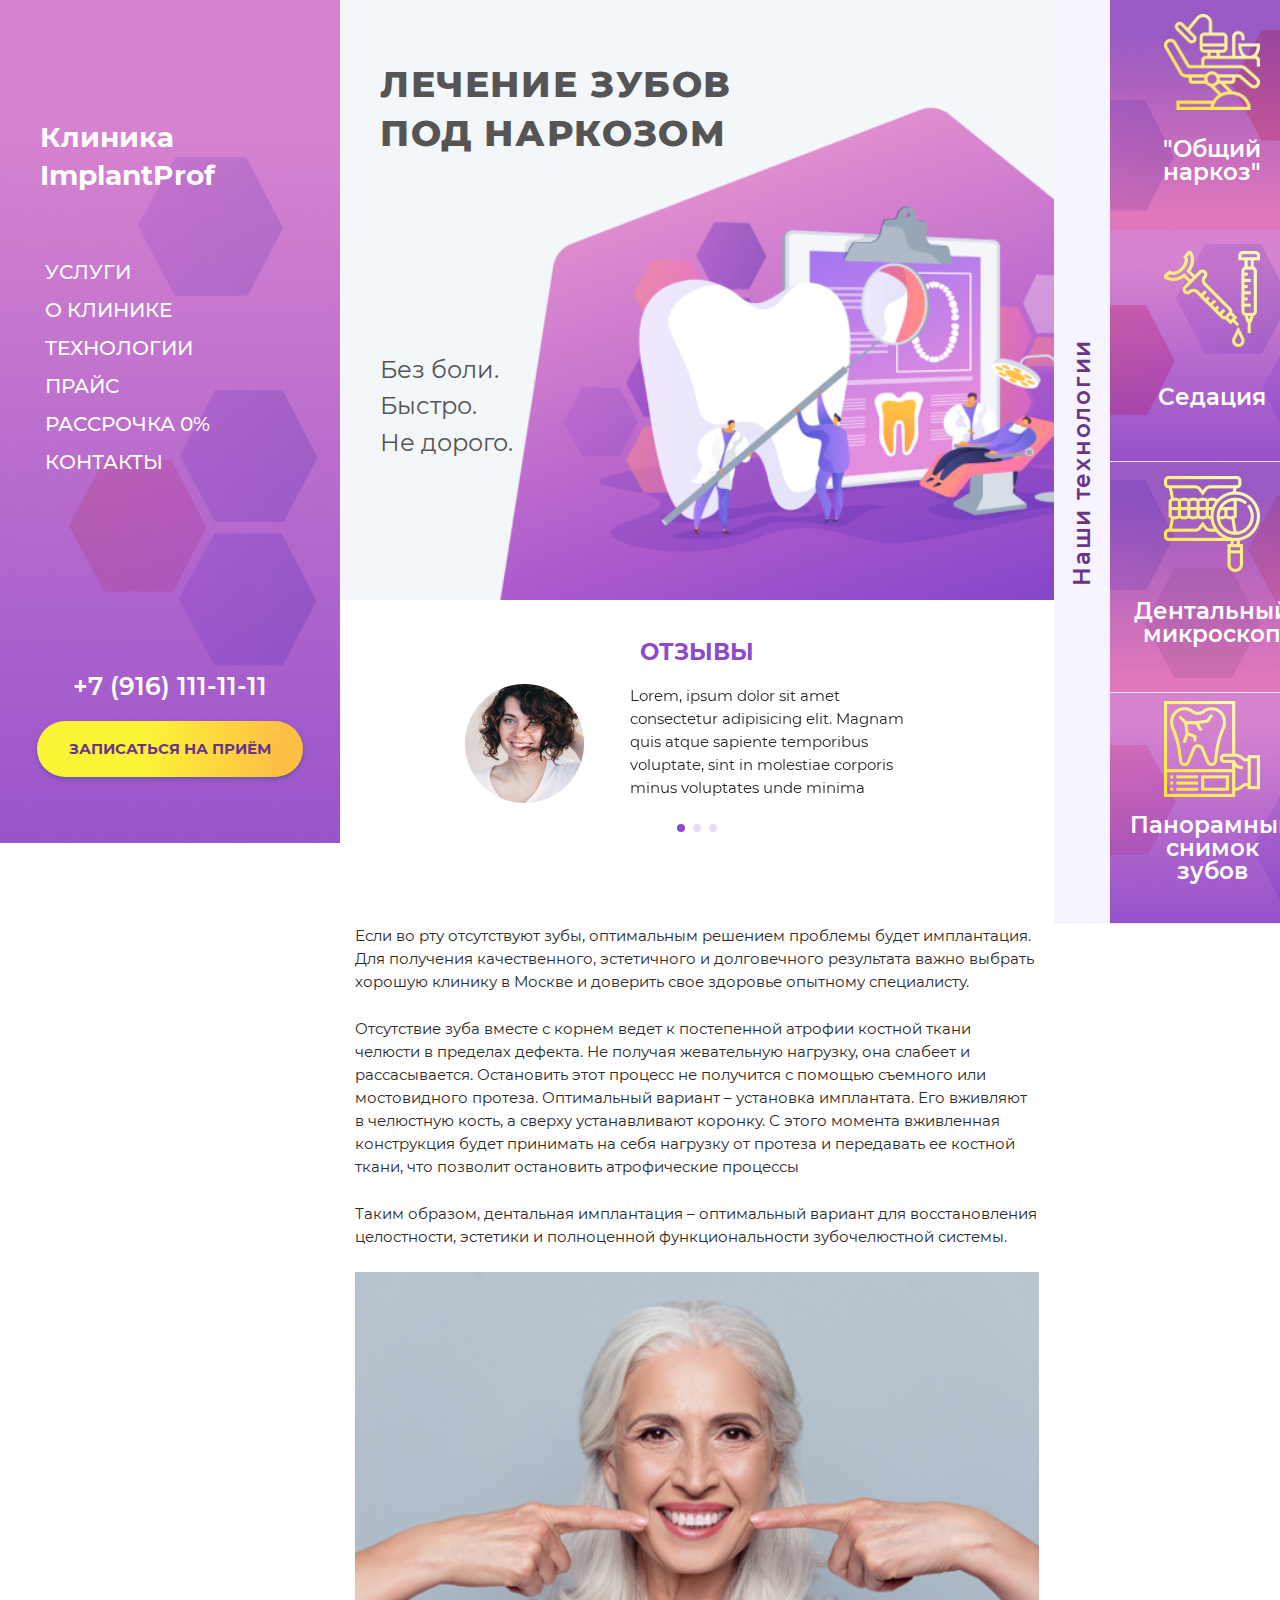
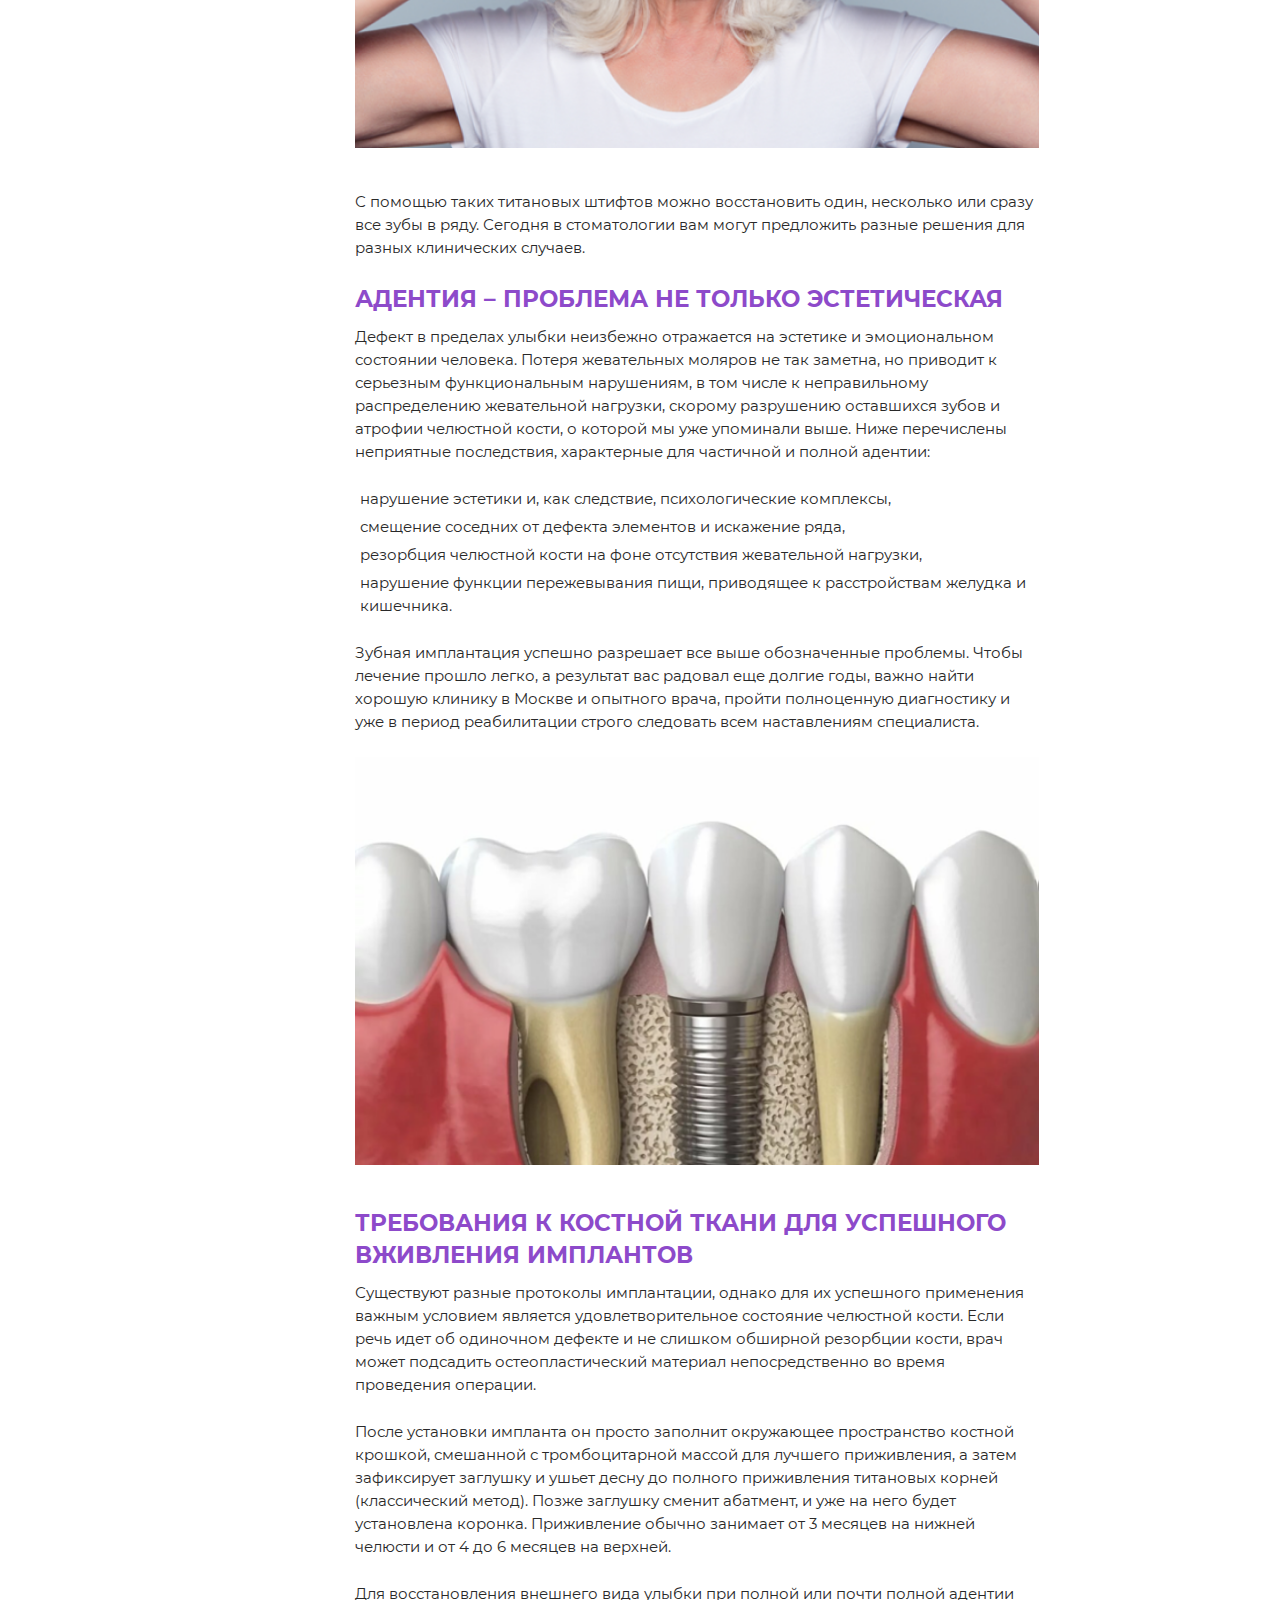
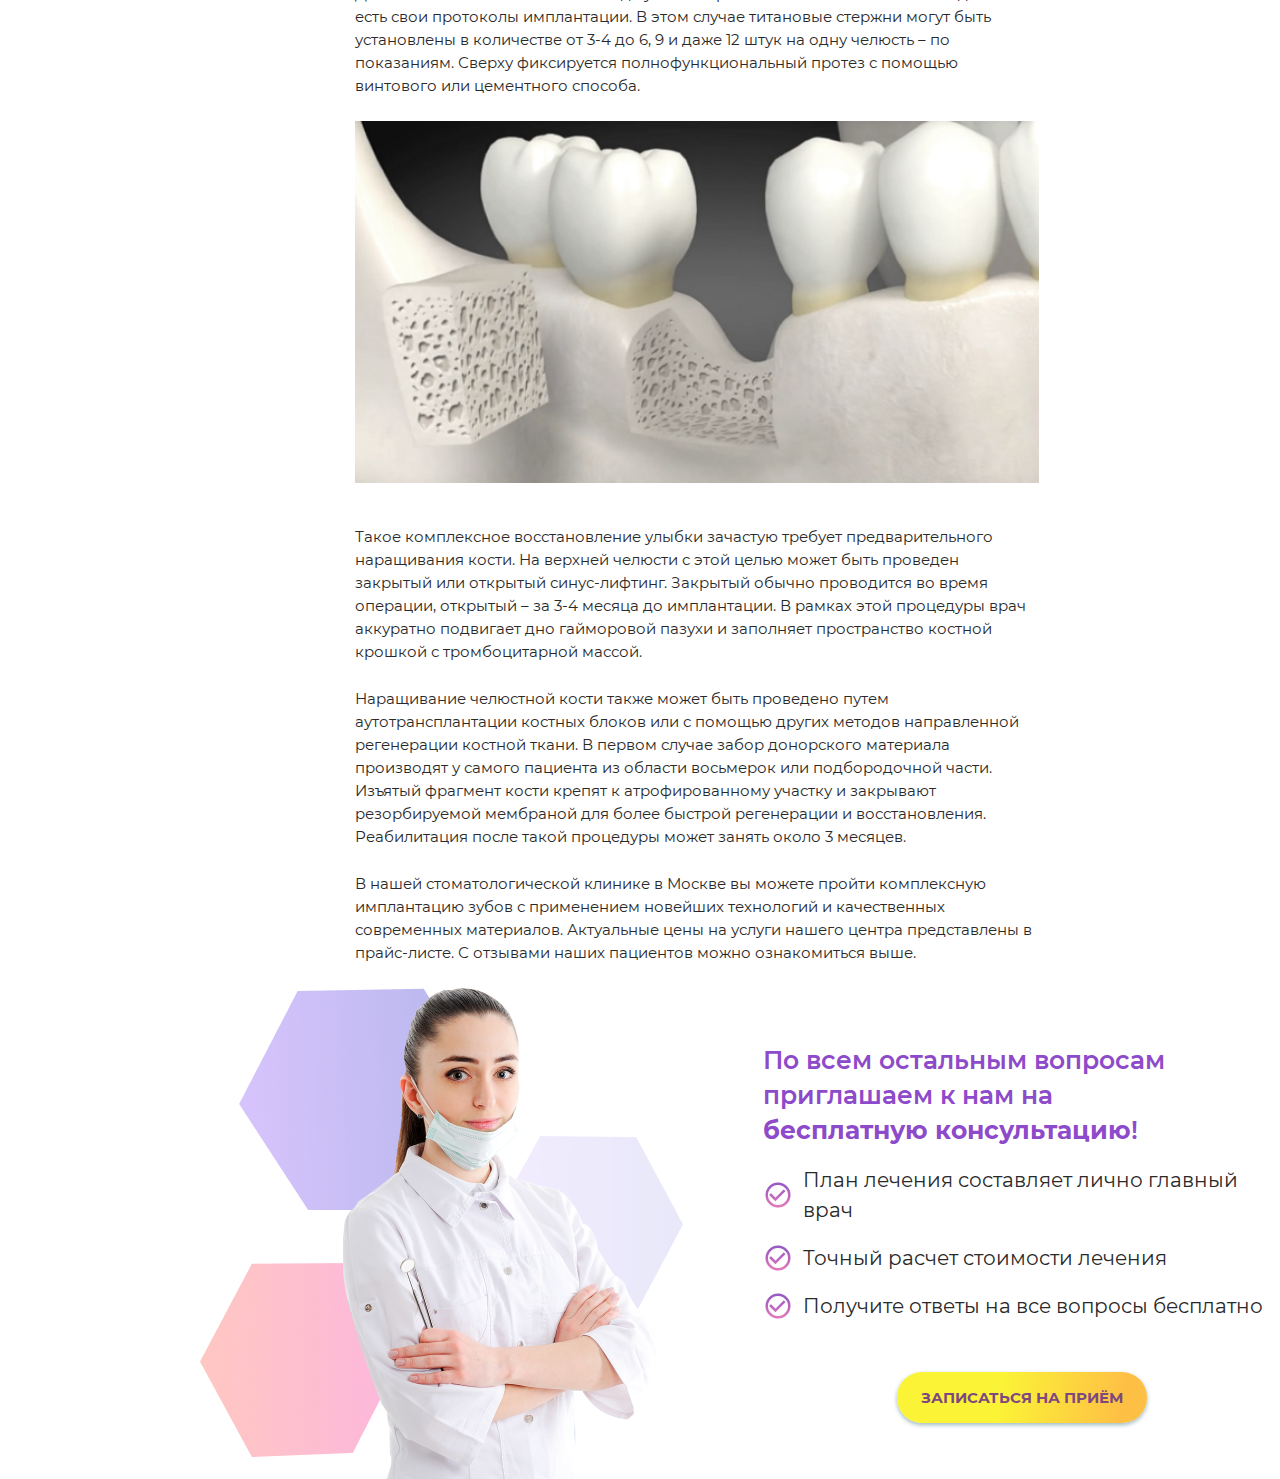
<file: index.html>
<!DOCTYPE html>
<html lang="ru">

<head>
	<meta charset="UTF-8">


	<!-- Useful meta tags -->
	<meta http-equiv="x-ua-compatible" content="ie=edge">
	<meta name="viewport" content="width=device-width, initial-scale=1, shrink-to-fit=no">
	<meta name="robots" content="index, follow">
	<meta name="google" content="notranslate">
	<meta name="format-detection" content="telephone=no">
	<meta name="description" content="">

	<link rel="preconnect" href="https://fonts.gstatic.com">
	<link
		href="https://fonts.googleapis.com/css2?family=Montserrat:wght@100;200;300;400;500;600;700;800;900&display=swap"
		rel="stylesheet">

	<link rel="stylesheet" href="assets/css/style.min.css">

	<title>Лечение зубов под наркозом</title>
</head>

<body>

	<div class="modal">
		<div class="modal-content">
			<span class="modal-close">&times;</span>
			<div class="modal-header">
				<p class="modal-title">
					Записаться на приём
				</p>
			</div>
			<div class="modal-body">
				<form action="#" id="popupResult" class="js-form">
					<input class="modal-form__input" name="name" type="text" placeholder="Введите Ваше имя" required>
					<input id="phone" class="modal-form__input" name="tel" type="tel" placeholder="Введите Ваш телефон"
						required>
					<p class="modal-form__info">
						*Нажимая на кнопку ЗАПИСАТЬСЯ я даю свое согласие на обработку персональных данных
					</p>
					<button data-submit class="modal-form__btn">
						Записаться на приём
					</button>
				</form>
			</div>
		</div>
	</div>
	<div class="burger-wrapper">
		<div class="burger">
			<input type="checkbox" name="" id="check-menu">
			<label for="check-menu" class="burger-title"></label>

			<div class="burger-line first"></div>
			<div class="burger-line second"></div>
			<div class="burger-line third"></div>
			<div class="burger-line fourth"></div>

			<nav class="burger-menu">

				<div class="burger-logo">
					<a href="index.html" class="burger-logo__link">
						<!-- <img src="assets/images/logo.png" alt=""> -->
					</a>
				</div>

				<a href="service.html">Услуги</a>
				<a href="about.html">О клинике</a>
				<a href="our-technology.html">Технологии</a>
				<a href="price.html">Прайс</a>
				<a href="credit.html">Рассрочка 0%</a>
				<a href="contacts.html">Контакты</a>

				<div class="burger-contact">
					<a href="tel:89999999999" class="burger-phone">
						+7 (916) 111-11-11
					</a>
					<a href="#" class="burger-btn open-modal">
						<span>Записаться на приём</span>
					</a>
				</div>

			</nav>
		</div>
	</div>
	<div class="page">


		<aside class="sidebar">
			<div class="sidebar__content">

				<div class="sidebar__header">
					<a href="index.html" class="sidebar__logo">
						<!-- добавить новый логотип -->
						<!-- <img src="#" alt="Logo"> -->
					</a>
					<p class="sidebar__title">
						Клиника <br> ImplantProf
					</p>
				</div>

				<div class="sidebar__main">
					<ul class="sidebar__menu">
						<li class="sidebar__menu-item">
							<a href="service.html">
								Услуги
							</a>
						</li>
						<li class="sidebar__menu-item">
							<a href="about.html">
								О клинике
							</a>
						</li>
						<li class="sidebar__menu-item">
							<a href="our-technology.html">
								Технологии
							</a>
						</li>
						<li class="sidebar__menu-item">
							<a href="price.html">
								Прайс
							</a>
						</li>
						<li class="sidebar__menu-item">
							<a href="credit.html">
								Рассрочка 0%
							</a>
						</li>
						<li class="sidebar__menu-item">
							<a href="contacts.html">
								Контакты
							</a>
						</li>
					</ul>
				</div>

				<div class="sidebar__footer">
					<a href="tel:89999999999" class="sidebar__phone">
						+7 (916) 111-11-11
					</a>
					<a href="#" class="sidebar__btn open-modal">
						Записаться на приём
					</a>
				</div>

			</div>

		</aside>
		<main class="main">
			<div class="container">

				<section class="home">

					<div class="home__header">

						<div class="home-header__wrapper">
							<div class="home-header__main">
								<h1>
									ЛЕЧЕНИЕ ЗУБОВ ПОД НАРКОЗОМ
								</h1>
								<p class="home-header__txt">
									Без боли. <br>
									Быстро. <br>
									Не дорого.
								</p>
							</div>
							<div class="mobile home-header__technology">
								<div class="technology__title">
									<h2>
										Наши технологии
									</h2>
								</div>
								<div class="technology__list">
									<div class="technology__item technology__item_anaesthesia">
										<img src="assets/images/our__technology-ico01.png" alt="">
										<a href="microscope.html" class="technology__link">
											"Общий наркоз"
										</a>
									</div>
									<div class="technology__item technology__item_microscope">
										<img src="assets/images/our__technology-ico02.png" alt="">
										<a href="microscope.html" class="technology__link">
											Седация
										</a>
									</div>
									<div class="technology__item technology__item_photo">
										<img src="assets/images/our__technology-ico03.png" alt="">
										<a href="" class="technology__link">
											Дентальный микроскоп
										</a>
									</div>
									<div class="technology__item technology__item_bone">
										<img src="assets/images/our__technology-ico04.png" alt="">
										<a href="" class="technology__link">
											Панорамный снимок зубов
										</a>
									</div>
								</div>
							</div>
							<div class="home-header__slider">
								<h2>Отзывы</h2>

								<!-- Slider main container -->
								<div class="myslid swiper-container">
									<!-- Additional required wrapper -->
									<div class="sw-wrapp swiper-wrapper">
										<!-- Slides -->
										<div class="my-swipe swiper-slide">
											<div class="slider__cart">
												<div class="slider__img">
													<img src="assets/images/main-img_reviews.png" alt="">
												</div>
												<div class="slider__comment">
													<p>
														Lorem, ipsum dolor sit amet consectetur adipisicing elit. Magnam quis atque
														sapiente
														temporibus voluptate, sint in molestiae corporis minus voluptates unde minima
														repellendus
														amet illo dicta. Quae ipsa doloremque, deleniti, sint id ipsum dolorum
														architecto fugit
														totam autem sed accusamus provident maxime impedit obcaecati aliquid libero
														nobis nulla?
														Dolore culpa quibusdam saepe necessitatibus quod reiciendis quaerat aliquam,
														voluptatem
														cum ipsa molestias? Libero sint ullam id quod amet nisi assumenda sequi magni
														ratione.
														Repellat iste et omnis, impedit earum nihil, cumque adipisci pariatur ipsa
														facilis
														dolores? Eum ad libero illum facere voluptas eaque, odio neque. Numquam sequi
														dolores
														assumenda at ea!
													</p>
												</div>
											</div>
										</div>

										<div class="my-swipe swiper-slide">
											<div class="slider__cart">
												<div class="slider__img">
													<img src="assets/images/main-img_reviews.png" alt="">
												</div>
												<div class="slider__comment">
													<p>
														Спасибо Вам огромное. Делала удаление 4 зубов мудрости с седацией. Очень
														сильно нервничала
														и
														переживала. Но все прошло легко и безболезненно. Выполено качественно и сервис
														на высшем
														уровне.
													</p>
												</div>
											</div>
										</div>

										<div class="my-swipe swiper-slide">
											<div class="slider__cart">
												<div class="slider__img">
													<img src="assets/images/main-img_reviews.png" alt="">
												</div>
												<div class="slider__comment">
													<p>
														Спасибо Вам огромное. Делала удаление 4 зубов мудрости с седацией. Очень
														сильно нервничала
														и
														переживала. Но все прошло легко и безболезненно. Выполено качественно и сервис
														на высшем
														уровне.
													</p>
												</div>
											</div>
										</div>

									</div>
									<!-- If we need pagination -->
									<div class="swiper-pagination"></div>

									<!-- If we need navigation buttons -->
									<!-- <div class="swiper-button-prev"></div>
									<div class="swiper-button-next"></div> -->

								</div>
							</div>
						</div>

						<div class="desktop home-header__technology">
							<div class="technology__title">
								<h2>
									Наши технологии
								</h2>
							</div>
							<div class="technology__list">
								<div class="technology__item technology__item_anaesthesia">
									<img src="assets/images/our__technology-ico01.png" alt="">
									<a href="microscope.html" class="technology__link">
										"Общий наркоз"
									</a>
								</div>
								<div class="technology__item technology__item_microscope">
									<img src="assets/images/our__technology-ico02.png" alt="">
									<a href="" class="technology__link">
										Седация
									</a>
								</div>
								<div class="technology__item technology__item_photo">
									<img src="assets/images/our__technology-ico03.png" alt="">
									<a href="" class="technology__link">
										Дентальный микроскоп
									</a>
								</div>
								<div class="technology__item technology__item_bone">
									<img src="assets/images/our__technology-ico04.png" alt="">
									<a href="" class="technology__link">
										Панорамный снимок зубов
									</a>
								</div>
							</div>
						</div>

					</div>


					<div class="home__content">
						<div class="info">
							<p class="info__txt">
								Если во рту отсутствуют зубы, оптимальным решением проблемы будет имплантация. Для получения
								качественного,
								эстетичного и долговечного результата важно выбрать хорошую клинику в Москве и доверить свое
								здоровье
								опытному специалисту.
							</p>
							<p class="info__txt">
								Отсутствие зуба вместе с корнем ведет к постепенной атрофии костной ткани челюсти в пределах
								дефекта. Не
								получая жевательную нагрузку, она слабеет и рассасывается. Остановить этот процесс не получится
								с помощью
								съемного или мостовидного протеза. Оптимальный вариант – установка имплантата. Его вживляют в
								челюстную
								кость, а сверху устанавливают коронку. С этого момента вживленная конструкция будет принимать на
								себя
								нагрузку от протеза и передавать ее костной ткани, что позволит остановить атрофические процессы
							</p>
							<p class="info__txt">
								Таким образом, дентальная имплантация – оптимальный вариант для восстановления целостности,
								эстетики и
								полноценной функциональности зубочелюстной системы.
							</p>
							<div class="info__pic">
								<img src="assets/images/main-img_smile.png" alt="">
							</div>
							<p class="info__txt">
								С помощью таких титановых штифтов можно восстановить один, несколько или сразу все зубы в ряду.
								Сегодня в
								стоматологии вам могут предложить разные решения для разных клинических случаев.
							</p>
							<h4 class="info__title">
								Адентия – проблема не только эстетическая
							</h4>
							<p class="info__txt">
								Дефект в пределах улыбки неизбежно отражается на эстетике и эмоциональном состоянии человека.
								Потеря
								жевательных моляров не так заметна, но приводит к серьезным функциональным нарушениям, в том
								числе к
								неправильному распределению жевательной нагрузки, скорому разрушению оставшихся зубов и атрофии
								челюстной
								кости, о которой мы уже упоминали выше. Ниже перечислены неприятные последствия, характерные для
								частичной и
								полной адентии:
								<ul class="txt__list">
									<li>нарушение эстетики и, как следствие, психологические комплексы,</li>
									<li>смещение соседних от дефекта элементов и искажение ряда,</li>
									<li>резорбция челюстной кости на фоне отсутствия жевательной нагрузки,</li>
									<li>нарушение функции пережевывания пищи, приводящее к расстройствам желудка и кишечника.
									</li>
								</ul>
							</p>
							<p class="info__txt">
								Зубная имплантация успешно разрешает все выше обозначенные проблемы. Чтобы лечение прошло легко,
								а результат
								вас радовал еще долгие годы, важно найти хорошую клинику в Москве и опытного врача, пройти
								полноценную
								диагностику и уже в период реабилитации строго следовать всем наставлениям специалиста.
							</p>
							<div class="info__pic">
								<img src="assets/images/main-img_tooth.png" alt="">
							</div>
							<h4 class="info__title">
								Требования к костной ткани для успешного вживления имплантов
							</h4>
							<p class="info__txt">
								Существуют разные протоколы имплантации, однако для их успешного применения важным условием
								является
								удовлетворительное состояние челюстной кости. Если речь идет об одиночном дефекте и не слишком
								обширной
								резорбции кости, врач может подсадить остеопластический материал непосредственно во время
								проведения
								операции.
							</p>
							<p class="info__txt">
								После установки импланта он просто заполнит окружающее пространство костной крошкой, смешанной с
								тромбоцитарной массой для лучшего приживления, а затем зафиксирует заглушку и ушьет десну до
								полного
								приживления титановых корней (классический метод). Позже заглушку сменит абатмент, и уже на него
								будет
								установлена коронка. Приживление обычно занимает от 3 месяцев на нижней челюсти и от 4 до 6
								месяцев на
								верхней.
							</p>
							<p class="info__txt">
								Для восстановления внешнего вида улыбки при полной или почти полной адентии есть свои протоколы
								имплантации.
								В этом случае титановые стержни могут быть установлены в количестве от 3-4 до 6, 9 и даже 12
								штук на одну
								челюсть – по показаниям. Сверху фиксируется полнофункциональный протез с помощью винтового или
								цементного
								способа.
							</p>
							<div class="info__pic">
								<img src="assets/images/main-img_jaw.png" alt="">
							</div>
							<p class="info__txt">
								Такое комплексное восстановление улыбки зачастую требует предварительного наращивания кости. На
								верхней
								челюсти с этой целью может быть проведен закрытый или открытый синус-лифтинг. Закрытый обычно
								проводится во
								время операции, открытый – за 3-4 месяца до имплантации. В рамках этой процедуры врач аккуратно
								подвигает
								дно гайморовой пазухи и заполняет пространство костной крошкой с тромбоцитарной массой.
							</p>
							<p class="info__txt">
								Наращивание челюстной кости также может быть проведено путем аутотрансплантации костных блоков
								или с помощью
								других методов направленной регенерации костной ткани. В первом случае забор донорского
								материала производят
								у самого пациента из области восьмерок или подбородочной части. Изъятый фрагмент кости крепят к
								атрофированному участку и закрывают резорбируемой мембраной для более быстрой регенерации и
								восстановления.
								Реабилитация после такой процедуры может занять около 3 месяцев.
							</p>
							<p class="info__txt">
								В нашей стоматологической клинике в Москве вы можете пройти комплексную имплантацию зубов с
								применением
								новейших технологий и качественных современных материалов. Актуальные цены на услуги нашего
								центра
								представлены в прайс-листе. С отзывами наших пациентов можно ознакомиться выше.
							</p>
						</div>
					</div>

					<div class="home__invite">
						<div class="invite">
							<div class="invite__img">
								<img src="assets/images/main-footer_woman.png" alt="">
							</div>
							<div class="invite__offer">
								<p class="invite__title">
									По всем остальным вопросам приглашаем к нам на <span>бесплатную консультацию</span>!
								</p>
								<ul class="invite__list">
									<li>
										План лечения составляет лично главный врач
									</li>
									<li>
										Точный расчет стоимости лечения
									</li>
									<li>
										Получите ответы на все вопросы бесплатно
									</li>
								</ul>
								<a href="#" class="open-modal invite__btn">
									Записаться на приём
								</a>
							</div>
						</div>
					</div>
				</section>
			</div>
		</main>

	</div>

	<div id="loader">
		<img src="assets/images/ripple.svg">
	</div>
	<!-- Сообщение "спасибо" после отправки формы -->
	<div id="overlay">
		<div id="thx">
			Спасибо! <br> Я обязательно Вам перезвоню!
		</div>
	</div>




	<script src="https://code.jquery.com/jquery-3.5.1.min.js"></script>
	<script type="text/javascript" src="https://ajax.aspnetcdn.com/ajax/jquery.validate/1.17.0/jquery.validate.min.js">
	</script>
	<script src="assets/js/app.js"></script>

</body>

</html>
</file>
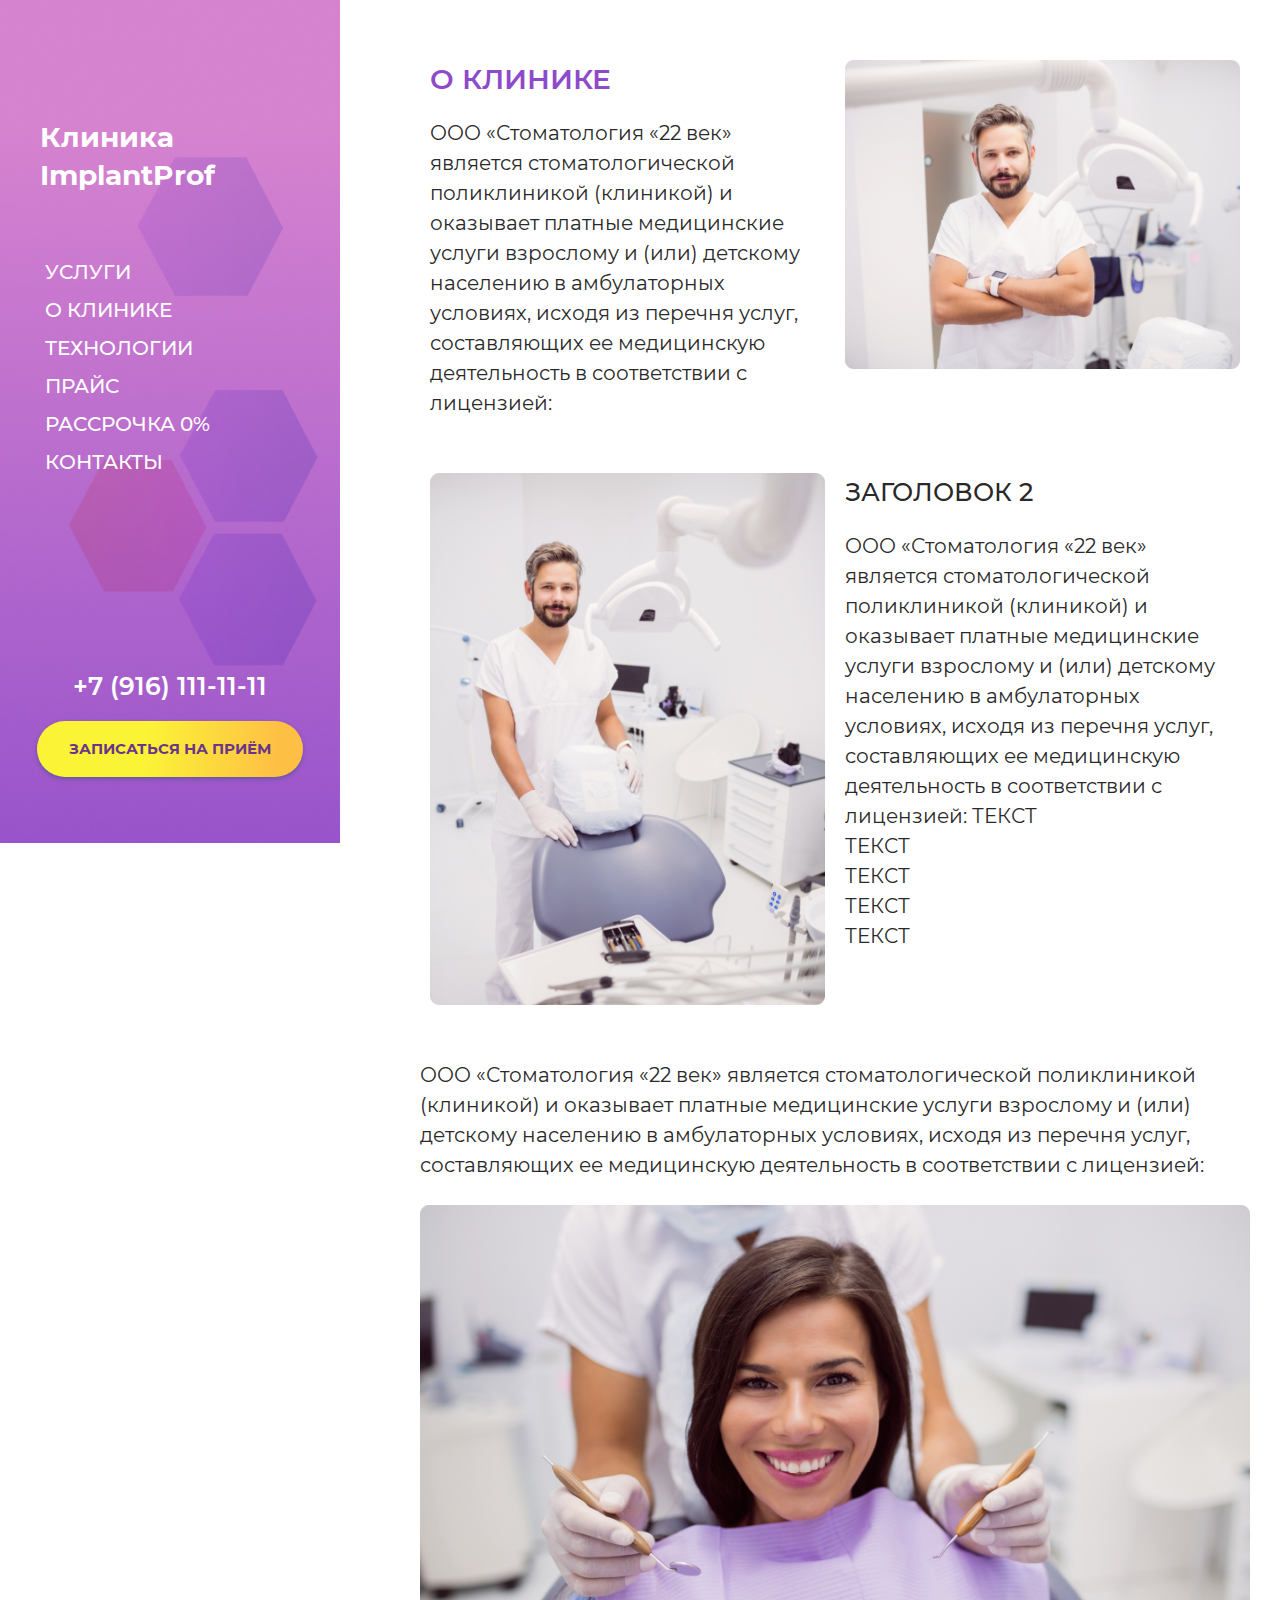
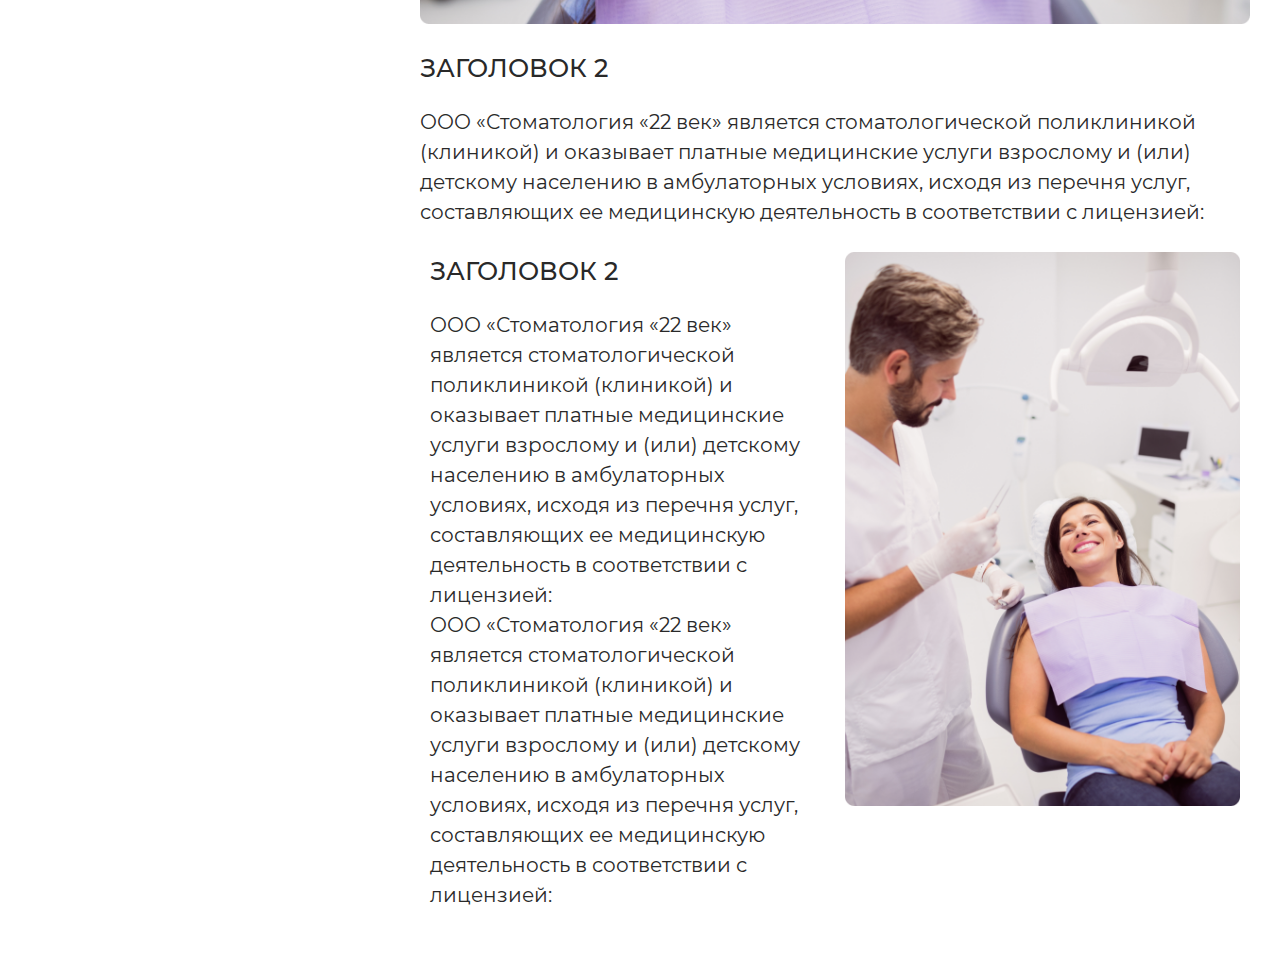
<file: about.html>
<!DOCTYPE html>
<html lang="ru">

<head>
	<meta charset="UTF-8">


	<!-- Useful meta tags -->
	<meta http-equiv="x-ua-compatible" content="ie=edge">
	<meta name="viewport" content="width=device-width, initial-scale=1, shrink-to-fit=no">
	<meta name="robots" content="index, follow">
	<meta name="google" content="notranslate">
	<meta name="format-detection" content="telephone=no">
	<meta name="description" content="">

	<link rel="preconnect" href="https://fonts.gstatic.com">
	<link
		href="https://fonts.googleapis.com/css2?family=Montserrat:wght@100;200;300;400;500;600;700;800;900&display=swap"
		rel="stylesheet">

	<link rel="stylesheet" href="assets/css/style.min.css">

	<title>О клинике</title>
</head>

<body>

	<div class="modal">
		<div class="modal-content">
			<span class="modal-close">&times;</span>
			<div class="modal-header">
				<p class="modal-title">
					Записаться на приём
				</p>
			</div>
			<div class="modal-body">
				<form action="#" id="popupResult" class="js-form">
					<input class="modal-form__input" name="name" type="text" placeholder="Введите Ваше имя" required>
					<input id="phone" class="modal-form__input" name="tel" type="tel" placeholder="Введите Ваш телефон"
						required>
					<p class="modal-form__info">
						*Нажимая на кнопку ЗАПИСАТЬСЯ я даю свое согласие на обработку персональных данных
					</p>
					<button data-submit class="modal-form__btn">
						Записаться на приём
					</button>
				</form>
			</div>
		</div>
	</div>
	<div class="burger-wrapper">
		<div class="burger">
			<input type="checkbox" name="" id="check-menu">
			<label for="check-menu" class="burger-title"></label>

			<div class="burger-line first"></div>
			<div class="burger-line second"></div>
			<div class="burger-line third"></div>
			<div class="burger-line fourth"></div>

			<nav class="burger-menu">

				<div class="burger-logo">
					<a href="index.html" class="burger-logo__link">
						<!-- Тут будет новый логотип -->
						<!-- <img src="assets/images/logo.png" alt=""> -->
					</a>
				</div>

				<a href="service.html">Услуги</a>
				<a href="about.html">О клинике</a>
				<a href="our-technology.html">Технологии</a>
				<a href="price.html">Прайс</a>
				<a href="credit.html">Рассрочка 0%</a>
				<a href="contacts.html">Контакты</a>

				<div class="burger-contact">
					<a href="tel:89999999999" class="burger-phone">
						+7 (916) 111-11-11
					</a>
					<a href="#" class="burger-btn open-modal">
						<span>Записаться на приём</span>
					</a>
				</div>

			</nav>
		</div>
	</div>
	<div class="page">


		<aside class="sidebar">
			<div class="sidebar__content">

				<div class="sidebar__header">
					<a href="index.html" class="sidebar__logo">
						<!-- <img src="assets/images/logo.png" alt="Logo"> -->
					</a>
					<p class="sidebar__title">
						Клиника <br> ImplantProf
					</p>
				</div>

				<div class="sidebar__main">
					<ul class="sidebar__menu">
						<li class="sidebar__menu-item">
							<a href="service.html">
								Услуги
							</a>
						</li>
						<li class="sidebar__menu-item">
							<a href="about.html">
								О клинике
							</a>
						</li>
						<li class="sidebar__menu-item">
							<a href="our-technology.html">
								Технологии
							</a>
						</li>
						<li class="sidebar__menu-item">
							<a href="price.html">
								Прайс
							</a>
						</li>
						<li class="sidebar__menu-item">
							<a href="credit.html">
								Рассрочка 0%
							</a>
						</li>
						<li class="sidebar__menu-item">
							<a href="contacts.html">
								Контакты
							</a>
						</li>
					</ul>
				</div>

				<div class="sidebar__footer">
					<a href="tel:89999999999" class="sidebar__phone">
						+7 (916) 111-11-11
					</a>
					<a href="#" class="sidebar__btn open-modal">
						Записаться на приём
					</a>
				</div>

			</div>

		</aside>
		<main class="main">
			<div class="container">

				<div class="about">
					<div class="page__container">
						<div class="page__content">
							<div class="content__diff">
								<div class="content__wrapper">
									<div class="content__inf">
										<div class="inf__title">
											<h1>
												О клинике
											</h1>
										</div>
										<div class="inf__txt">
											<p>
												ООО «Стоматология «22 век» является стоматологической поликлиникой (клиникой) и
												оказывает
												платные медицинские
												услуги взрослому и (или) детскому населению в амбулаторных условиях, исходя из
												перечня услуг,
												составляющих ее
												медицинскую деятельность в соответствии с лицензией:
											</p>
										</div>
									</div>
									<div class="content__img">
										<img src="assets/images/about-img-01.png" alt="">
									</div>
								</div>
							</div>
							<div class="content__diff">
								<div class="content__wrapper">
									<div class="content__img">
										<img src="assets/images/about-img-02.png" alt="">
									</div>
									<div class="content__inf">
										<div class="inf__title">
											<h2>
												Заголовок 2
											</h2>
										</div>
										<div class="inf__txt">
											<p>
												ООО «Стоматология «22 век» является стоматологической поликлиникой (клиникой) и
												оказывает
												платные медицинские
												услуги взрослому и (или) детскому населению в амбулаторных условиях, исходя из
												перечня услуг,
												составляющих ее
												медицинскую деятельность в соответствии с лицензией:
												ТЕКСТ <br>
												ТЕКСТ<br>
												ТЕКСТ<br>
												ТЕКСТ<br>
												ТЕКСТ<br>
											</p>
										</div>
									</div>
								</div>
							</div>
							<div class="content__diff">
								ООО «Стоматология «22 век» является стоматологической поликлиникой (клиникой) и оказывает
								платные
								медицинские услуги
								взрослому и (или) детскому населению в амбулаторных условиях, исходя из перечня услуг,
								составляющих ее
								медицинскую
								деятельность в соответствии с лицензией:
							</div>
							<div class="content__diff">
								<img src="assets/images/about-img-03.png" alt="">
							</div>

							<div class="content__diff">
								<div class="inf__title">
									<h2>
										Заголовок 2
									</h2>
								</div>
								<div class="inf__txt">
									<p>
										ООО «Стоматология «22 век» является стоматологической поликлиникой (клиникой) и оказывает
										платные медицинские
										услуги взрослому и (или) детскому населению в амбулаторных условиях, исходя из перечня
										услуг,
										составляющих ее
										медицинскую деятельность в соответствии с лицензией:
									</p>
								</div>
							</div>

							<div class="content__diff">
								<div class="content__wrapper">

									<div class="content__inf">
										<div class="inf__title">
											<h2>
												Заголовок 2
											</h2>
										</div>
										<div class="inf__txt">
											<p>
												ООО «Стоматология «22 век» является стоматологической поликлиникой (клиникой) и
												оказывает
												платные медицинские
												услуги взрослому и (или) детскому населению в амбулаторных условиях, исходя из
												перечня услуг,
												составляющих ее
												медицинскую деятельность в соответствии с лицензией:
											</p>
										</div>
										<div class="inf__txt">
											<p>
												ООО «Стоматология «22 век» является стоматологической поликлиникой (клиникой) и
												оказывает
												платные
												медицинские
												услуги взрослому и (или) детскому населению в амбулаторных условиях, исходя из
												перечня услуг,
												составляющих
												ее
												медицинскую деятельность в соответствии с лицензией:
											</p>
										</div>
									</div>
									<div class="content__img">
										<img src="assets/images/about-img-04.png" alt="">
									</div>
								</div>
							</div>
						</div>
					</div>
				</div>
			</div>
		</main>

	</div>

	<div id="loader">
		<img src="assets/images/ripple.svg">
	</div>
	<!-- Сообщение "спасибо" после отправки формы -->
	<div id="overlay">
		<div id="thx">
			Спасибо! <br> Я обязательно Вам перезвоню!
		</div>
	</div>




	<script src="https://code.jquery.com/jquery-3.5.1.min.js"></script>
	<script type="text/javascript" src="https://ajax.aspnetcdn.com/ajax/jquery.validate/1.17.0/jquery.validate.min.js">
	</script>
	<script src="assets/js/app.js"></script>

</body>

</html>
</file>
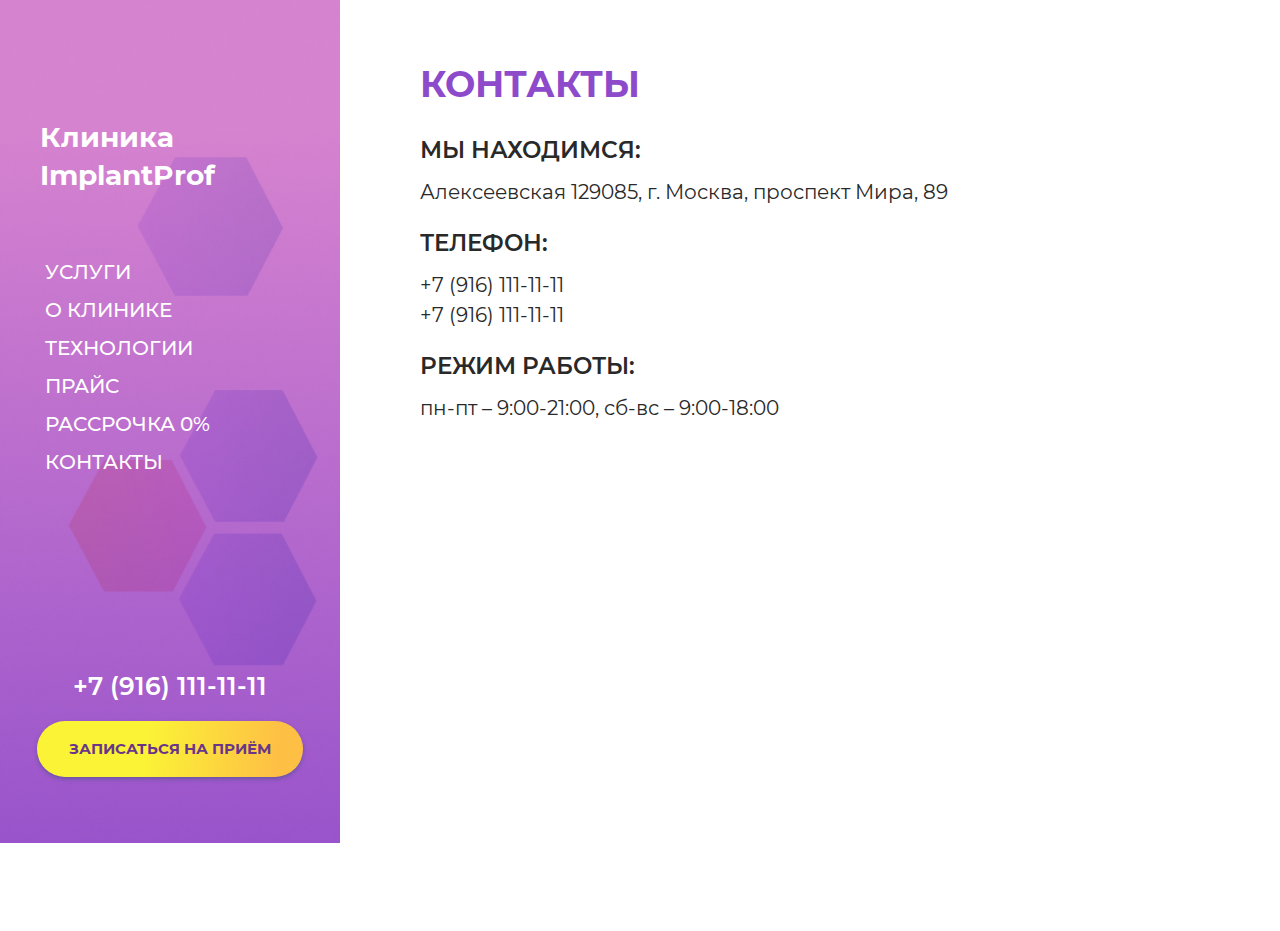
<file: contacts.html>
<!DOCTYPE html>
<html lang="ru">

<head>
	<meta charset="UTF-8">


	<!-- Useful meta tags -->
	<meta http-equiv="x-ua-compatible" content="ie=edge">
	<meta name="viewport" content="width=device-width, initial-scale=1, shrink-to-fit=no">
	<meta name="robots" content="index, follow">
	<meta name="google" content="notranslate">
	<meta name="format-detection" content="telephone=no">
	<meta name="description" content="">

	<link rel="preconnect" href="https://fonts.gstatic.com">
	<link
		href="https://fonts.googleapis.com/css2?family=Montserrat:wght@100;200;300;400;500;600;700;800;900&display=swap"
		rel="stylesheet">

	<link rel="stylesheet" href="assets/css/style.min.css">

	<title>Контакты</title>
</head>

<body>

	<div class="modal">
		<div class="modal-content">
			<span class="modal-close">&times;</span>
			<div class="modal-header">
				<p class="modal-title">
					Записаться на приём
				</p>
			</div>
			<div class="modal-body">
				<form action="#" id="popupResult" class="js-form">
					<input class="modal-form__input" name="name" type="text" placeholder="Введите Ваше имя" required>
					<input id="phone" class="modal-form__input" name="tel" type="tel" placeholder="Введите Ваш телефон"
						required>
					<p class="modal-form__info">
						*Нажимая на кнопку ЗАПИСАТЬСЯ я даю свое согласие на обработку персональных данных
					</p>
					<button data-submit class="modal-form__btn">
						Записаться на приём
					</button>
				</form>
			</div>
		</div>
	</div>
	<div class="burger-wrapper">
		<div class="burger">
			<input type="checkbox" name="" id="check-menu">
			<label for="check-menu" class="burger-title"></label>

			<div class="burger-line first"></div>
			<div class="burger-line second"></div>
			<div class="burger-line third"></div>
			<div class="burger-line fourth"></div>

			<nav class="burger-menu">

				<div class="burger-logo">
					<a href="index.html" class="burger-logo__link">
						<!-- добавить новый логотип -->
						<!-- <img src="#" alt="Logo"> -->
					</a>
				</div>

				<a href="service.html">Услуги</a>
				<a href="about.html">О клинике</a>
				<a href="our-technology.html">Технологии</a>
				<a href="price.html">Прайс</a>
				<a href="credit.html">Рассрочка 0%</a>
				<a href="contacts.html">Контакты</a>

				<div class="burger-contact">
					<a href="tel:89999999999" class="burger-phone">
						+7 (916) 111-11-11
					</a>
					<a href="#" class="burger-btn open-modal">
						<span>Записаться на приём</span>
					</a>
				</div>

			</nav>
		</div>
	</div>
	<div class="page">


		<aside class="sidebar">
			<div class="sidebar__content">

				<div class="sidebar__header">
					<a href="index.html" class="sidebar__logo">
						<!-- <img src="assets/images/logo.png" alt="Logo"> -->
					</a>
					<p class="sidebar__title">
						Клиника <br> ImplantProf
					</p>
				</div>

				<div class="sidebar__main">
					<ul class="sidebar__menu">
						<li class="sidebar__menu-item">
							<a href="service.html">
								Услуги
							</a>
						</li>
						<li class="sidebar__menu-item">
							<a href="about.html">
								О клинике
							</a>
						</li>
						<li class="sidebar__menu-item">
							<a href="our-technology.html">
								Технологии
							</a>
						</li>
						<li class="sidebar__menu-item">
							<a href="price.html">
								Прайс
							</a>
						</li>
						<li class="sidebar__menu-item">
							<a href="credit.html">
								Рассрочка 0%
							</a>
						</li>
						<li class="sidebar__menu-item">
							<a href="contacts.html">
								Контакты
							</a>
						</li>
					</ul>
				</div>

				<div class="sidebar__footer">
					<a href="tel:89999999999" class="sidebar__phone">
						+7 (916) 111-11-11
					</a>
					<a href="#" class="sidebar__btn open-modal">
						Записаться на приём
					</a>
				</div>

			</div>

		</aside>
		<main class="main">
			<div class="container">

				<div class="contacts">
					<div class="page__container">
						<div class="page__content">
							<div class="content__title">
								<h1>
									КОНТАКТЫ
								</h1>
							</div>
							<div class="content__title">
								<h2>
									Мы находимся:
								</h2>
							</div>
							<div class="content__diff">
								<p>
									Алексеевская
									129085, г. Москва, проспект Мира, 89
								</p>
							</div>
							<div class="content__title">
								<h2>
									Телефон:
								</h2>
							</div>
							<div class="content__diff">
								<p>
									+7 (916) 111-11-11
								</p>
								<p>
									+7 (916) 111-11-11
								</p>
							</div>
							<div class="content__title">
								<h2>
									Режим работы:
								</h2>
							</div>
							<div class="content__diff">
								<p>
									пн-пт – 9:00-21:00, сб-вс – 9:00-18:00
								</p>
							</div>
							<div class="content__diff">
								<iframe
									src="https://www.google.com/maps/embed?pb=!1m18!1m12!1m3!1d2242.3509865617216!2d37.63319601582101!3d55.804506795470665!2m3!1f0!2f0!3f0!3m2!1i1024!2i768!4f13.1!3m3!1m2!1s0x46b535580af187bd%3A0xe40bca16c63bf5ef!2z0L_RgC3RgiDQnNC40YDQsCwgODksINCc0L7RgdC60LLQsCwgMTI5MDg1!5e0!3m2!1sru!2sru!4v1606678953459!5m2!1sru!2sru"
									width="100%" height="450" frameborder="0" style="border:0;" allowfullscreen=""
									aria-hidden="false" tabindex="0"></iframe>
							</div>
						</div>
					</div>
				</div>
			</div>
		</main>

	</div>

	<div id="loader">
		<img src="assets/images/ripple.svg">
	</div>
	<!-- Сообщение "спасибо" после отправки формы -->
	<div id="overlay">
		<div id="thx">
			Спасибо! <br> Я обязательно Вам перезвоню!
		</div>
	</div>




	<script src="https://code.jquery.com/jquery-3.5.1.min.js"></script>
	<script type="text/javascript" src="https://ajax.aspnetcdn.com/ajax/jquery.validate/1.17.0/jquery.validate.min.js">
	</script>
	<script src="assets/js/app.js"></script>

</body>

</html>
</file>
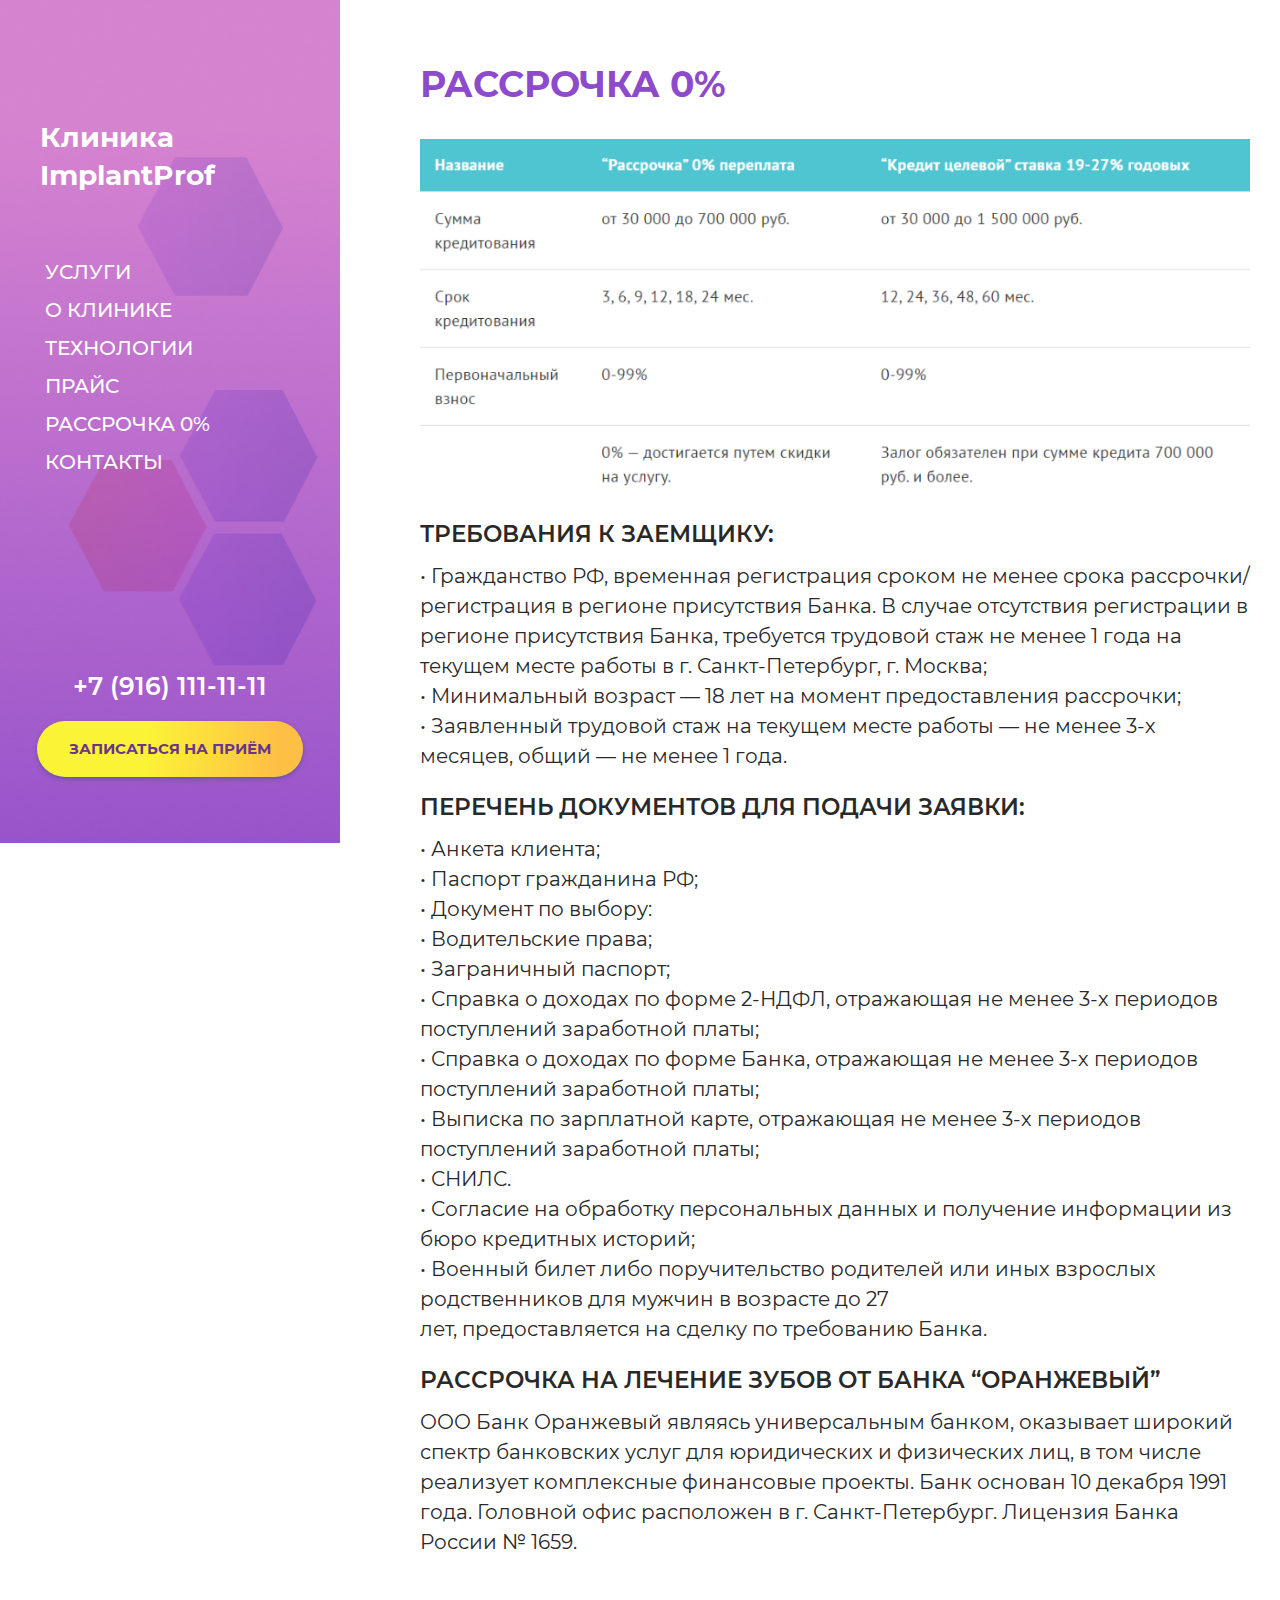
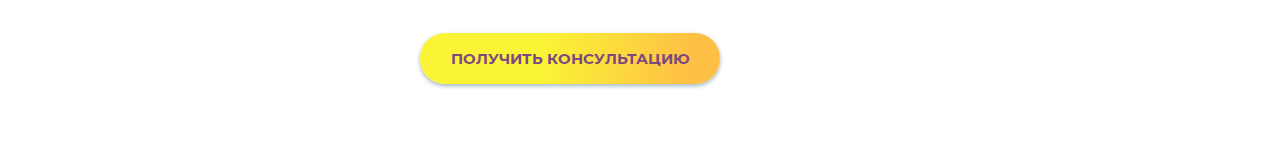
<file: credit.html>
<!DOCTYPE html>
<html lang="ru">

<head>
	<meta charset="UTF-8">


	<!-- Useful meta tags -->
	<meta http-equiv="x-ua-compatible" content="ie=edge">
	<meta name="viewport" content="width=device-width, initial-scale=1, shrink-to-fit=no">
	<meta name="robots" content="index, follow">
	<meta name="google" content="notranslate">
	<meta name="format-detection" content="telephone=no">
	<meta name="description" content="">

	<link rel="preconnect" href="https://fonts.gstatic.com">
	<link
		href="https://fonts.googleapis.com/css2?family=Montserrat:wght@100;200;300;400;500;600;700;800;900&display=swap"
		rel="stylesheet">

	<link rel="stylesheet" href="assets/css/style.min.css">

	<title>Рассрочка 0%</title>
</head>

<body>

	<div class="modal">
		<div class="modal-content">
			<span class="modal-close">&times;</span>
			<div class="modal-header">
				<p class="modal-title">
					Записаться на приём
				</p>
			</div>
			<div class="modal-body">
				<form action="#" id="popupResult" class="js-form">
					<input class="modal-form__input" name="name" type="text" placeholder="Введите Ваше имя" required>
					<input id="phone" class="modal-form__input" name="tel" type="tel" placeholder="Введите Ваш телефон"
						required>
					<p class="modal-form__info">
						*Нажимая на кнопку ЗАПИСАТЬСЯ я даю свое согласие на обработку персональных данных
					</p>
					<button data-submit class="modal-form__btn">
						Записаться на приём
					</button>
				</form>
			</div>
		</div>
	</div>
	<div class="burger-wrapper">
		<div class="burger">
			<input type="checkbox" name="" id="check-menu">
			<label for="check-menu" class="burger-title"></label>

			<div class="burger-line first"></div>
			<div class="burger-line second"></div>
			<div class="burger-line third"></div>
			<div class="burger-line fourth"></div>

			<nav class="burger-menu">

				<div class="burger-logo">
					<a href="index.html" class="burger-logo__link">
						<!-- добавить новый логотип -->
						<!-- <img src="#" alt="Logo"> -->
					</a>
				</div>

				<a href="service.html">Услуги</a>
				<a href="about.html">О клинике</a>
				<a href="our-technology.html">Технологии</a>
				<a href="price.html">Прайс</a>
				<a href="credit.html">Рассрочка 0%</a>
				<a href="contacts.html">Контакты</a>

				<div class="burger-contact">
					<a href="tel:89999999999" class="burger-phone">
						+7 (916) 111-11-11
					</a>
					<a href="#" class="burger-btn open-modal">
						<span>Записаться на приём</span>
					</a>
				</div>

			</nav>
		</div>
	</div>
	<div class="page">


		<aside class="sidebar">
			<div class="sidebar__content">

				<div class="sidebar__header">
					<a href="index.html" class="sidebar__logo">
						<!-- <img src="assets/images/logo.png" alt="Logo"> -->
					</a>
					<p class="sidebar__title">
						Клиника <br> ImplantProf
					</p>
				</div>

				<div class="sidebar__main">
					<ul class="sidebar__menu">
						<li class="sidebar__menu-item">
							<a href="service.html">
								Услуги
							</a>
						</li>
						<li class="sidebar__menu-item">
							<a href="about.html">
								О клинике
							</a>
						</li>
						<li class="sidebar__menu-item">
							<a href="our-technology.html">
								Технологии
							</a>
						</li>
						<li class="sidebar__menu-item">
							<a href="price.html">
								Прайс
							</a>
						</li>
						<li class="sidebar__menu-item">
							<a href="credit.html">
								Рассрочка 0%
							</a>
						</li>
						<li class="sidebar__menu-item">
							<a href="contacts.html">
								Контакты
							</a>
						</li>
					</ul>
				</div>

				<div class="sidebar__footer">
					<a href="tel:89999999999" class="sidebar__phone">
						+7 (916) 111-11-11
					</a>
					<a href="#" class="sidebar__btn open-modal">
						Записаться на приём
					</a>
				</div>

			</div>

		</aside>
		<main class="main">
			<div class="container">

				<div class="credit">
					<div class="page__container">
						<div class="page__content">
							<div class="content__title">
								<h1>
									Рассрочка 0%
								</h1>
							</div>
							<div class="content__diff">
								<img src="assets/images/credit__img.png" alt="">
							</div>
							<div class="content__title">
								<h2>
									Требования к заемщику:
								</h2>
							</div>
							<div class="content__diff">
								<p>
									• Гражданство РФ, временная регистрация сроком не менее срока рассрочки/регистрация в регионе
									присутствия
									Банка. В случае отсутствия регистрации в регионе присутствия Банка, требуется трудовой стаж
									не менее 1
									года на текущем месте работы в г. Санкт-Петербург, г. Москва;</br>
									• Минимальный возраст — 18 лет на момент предоставления рассрочки;</br>
									• Заявленный трудовой стаж на текущем месте работы — не менее 3-х месяцев, общий — не менее 1
									года.
								</p>
							</div>
							<div class="content__title">
								<h2>
									Перечень документов для подачи заявки:
								</h2>
							</div>
							<div class="content__diff">
								<p>
									• Анкета клиента; </br>
									• Паспорт гражданина РФ;</br>
									• Документ по выбору:</br>
									• Водительские права;</br>
									• Заграничный паспорт;</br>
									• Справка о доходах по форме 2-НДФЛ, отражающая не менее 3-х периодов поступлений заработной
									платы;</br>
									• Справка о доходах по форме Банка, отражающая не менее 3-х периодов поступлений заработной
									платы;</br>
									• Выписка по зарплатной карте, отражающая не менее 3-х периодов поступлений заработной
									платы;</br>
									• СНИЛС.</br>
									• Согласие на обработку персональных данных и получение информации из бюро кредитных
									историй;</br>
									• Военный билет либо поручительство родителей или иных взрослых родственников для мужчин в
									возрасте до
									27</br>
									лет, предоставляется на сделку по требованию Банка.
								</p>
							</div>
							<div class="content__title">
								<h2>
									Рассрочка на лечение зубов от Банка “Оранжевый”
								</h2>
							</div>
							<div class="content__diff">
								<p>
									ООО Банк Оранжевый являясь универсальным банком, оказывает широкий спектр банковских услуг
									для
									юридических и
									физических лиц, в том числе реализует комплексные финансовые проекты. Банк основан 10 декабря
									1991 года.
									Головной
									офис расположен в г. Санкт-Петербург. Лицензия Банка России № 1659.
								</p>
							</div>
						</div>
					</div>
					<div class="page__footer">
						<div class="page__container">
							<div class="invite">
								<div class="invite__offer">
									<a href="" class="invite__btn_credit  open-modal">
										Получить консультацию
									</a>
								</div>
							</div>
						</div>
					</div>
				</div>
			</div>
		</main>

	</div>

	<div id="loader">
		<img src="assets/images/ripple.svg">
	</div>
	<!-- Сообщение "спасибо" после отправки формы -->
	<div id="overlay">
		<div id="thx">
			Спасибо! <br> Я обязательно Вам перезвоню!
		</div>
	</div>




	<script src="https://code.jquery.com/jquery-3.5.1.min.js"></script>
	<script type="text/javascript" src="https://ajax.aspnetcdn.com/ajax/jquery.validate/1.17.0/jquery.validate.min.js">
	</script>
	<script src="assets/js/app.js"></script>

</body>

</html>
</file>
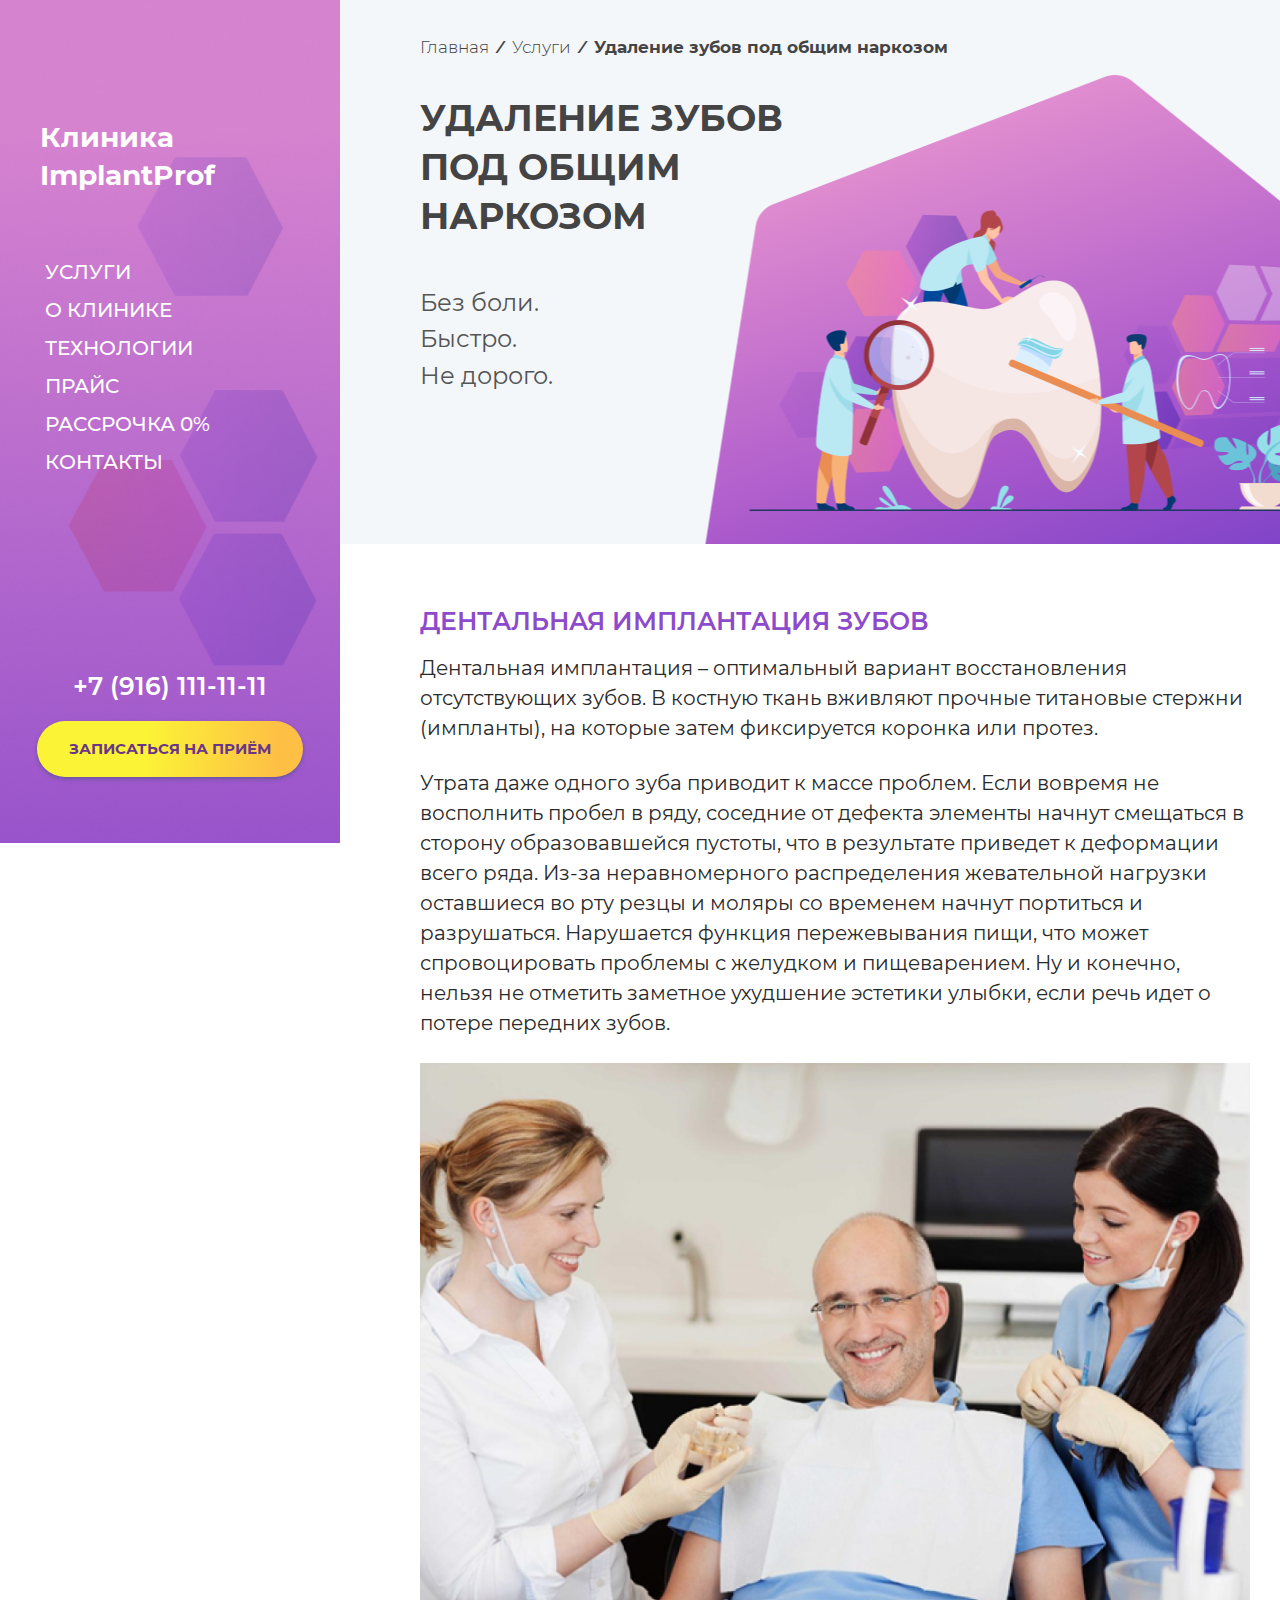
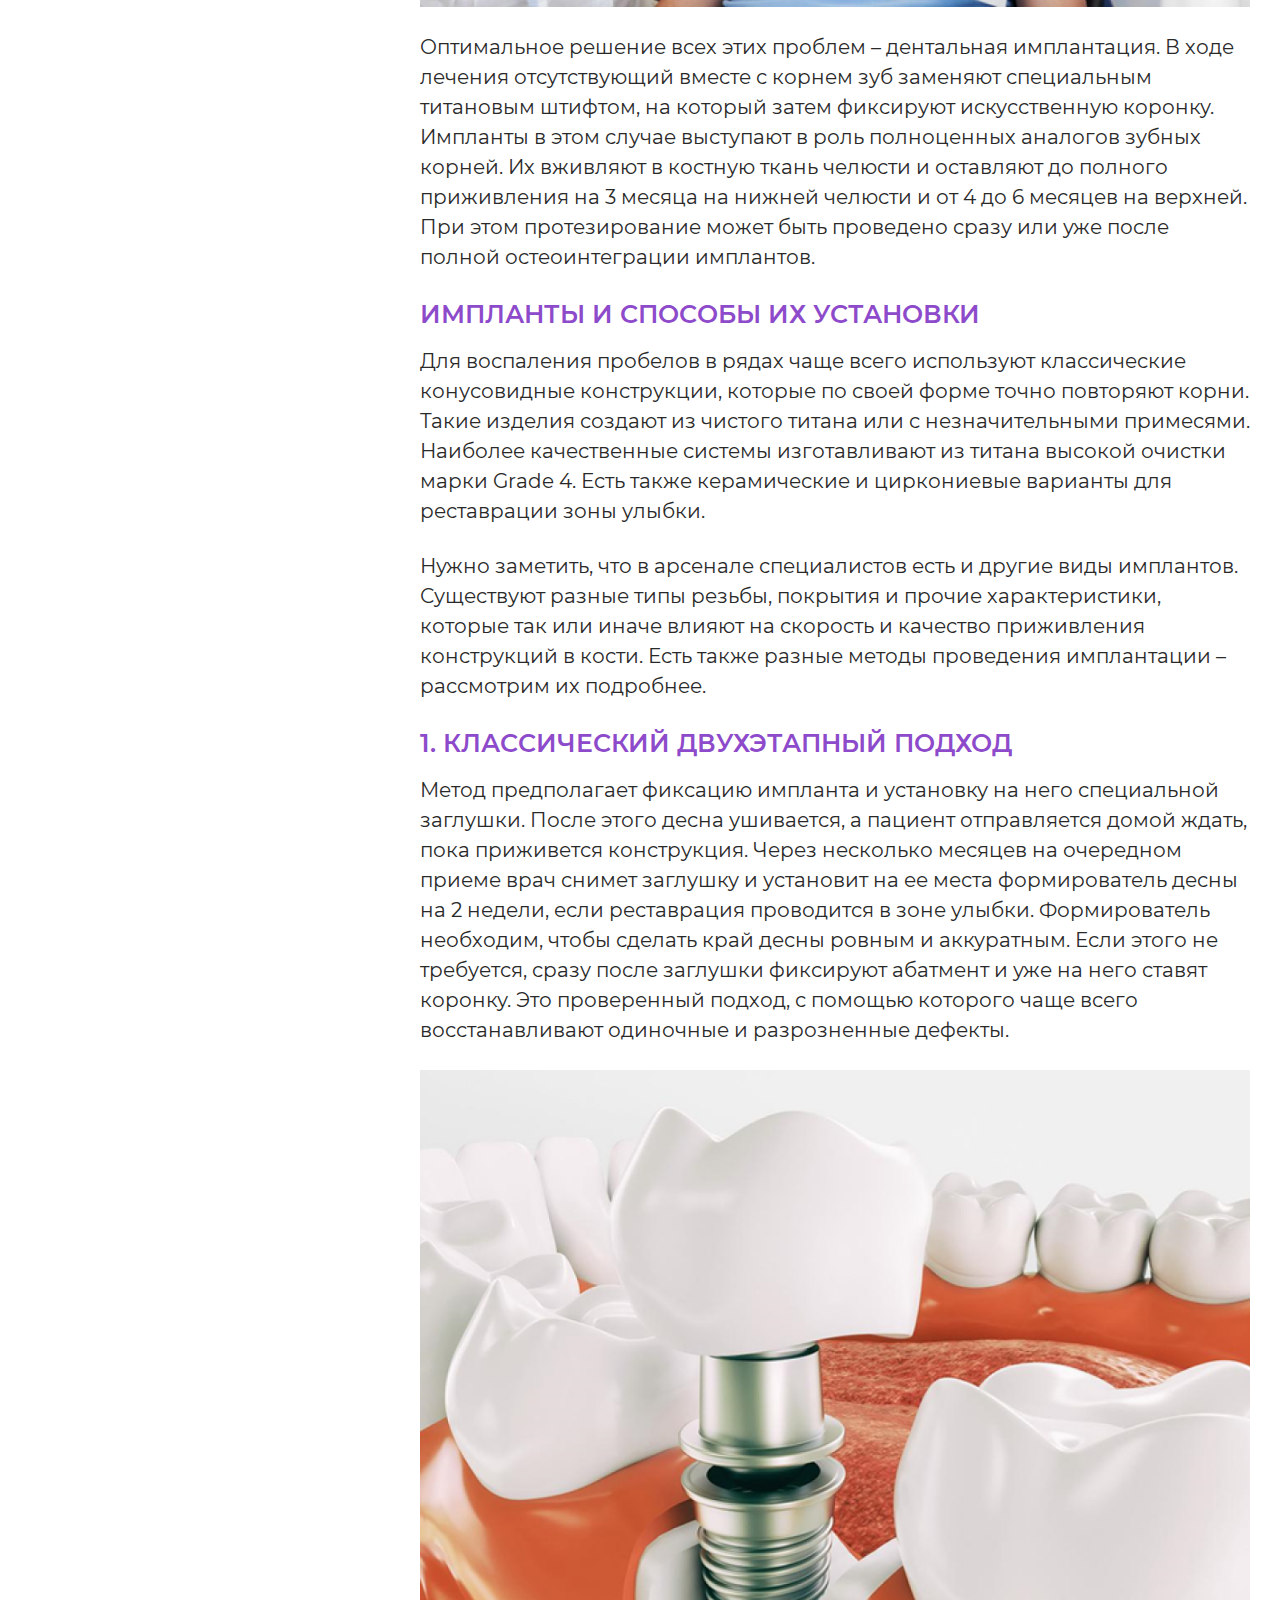
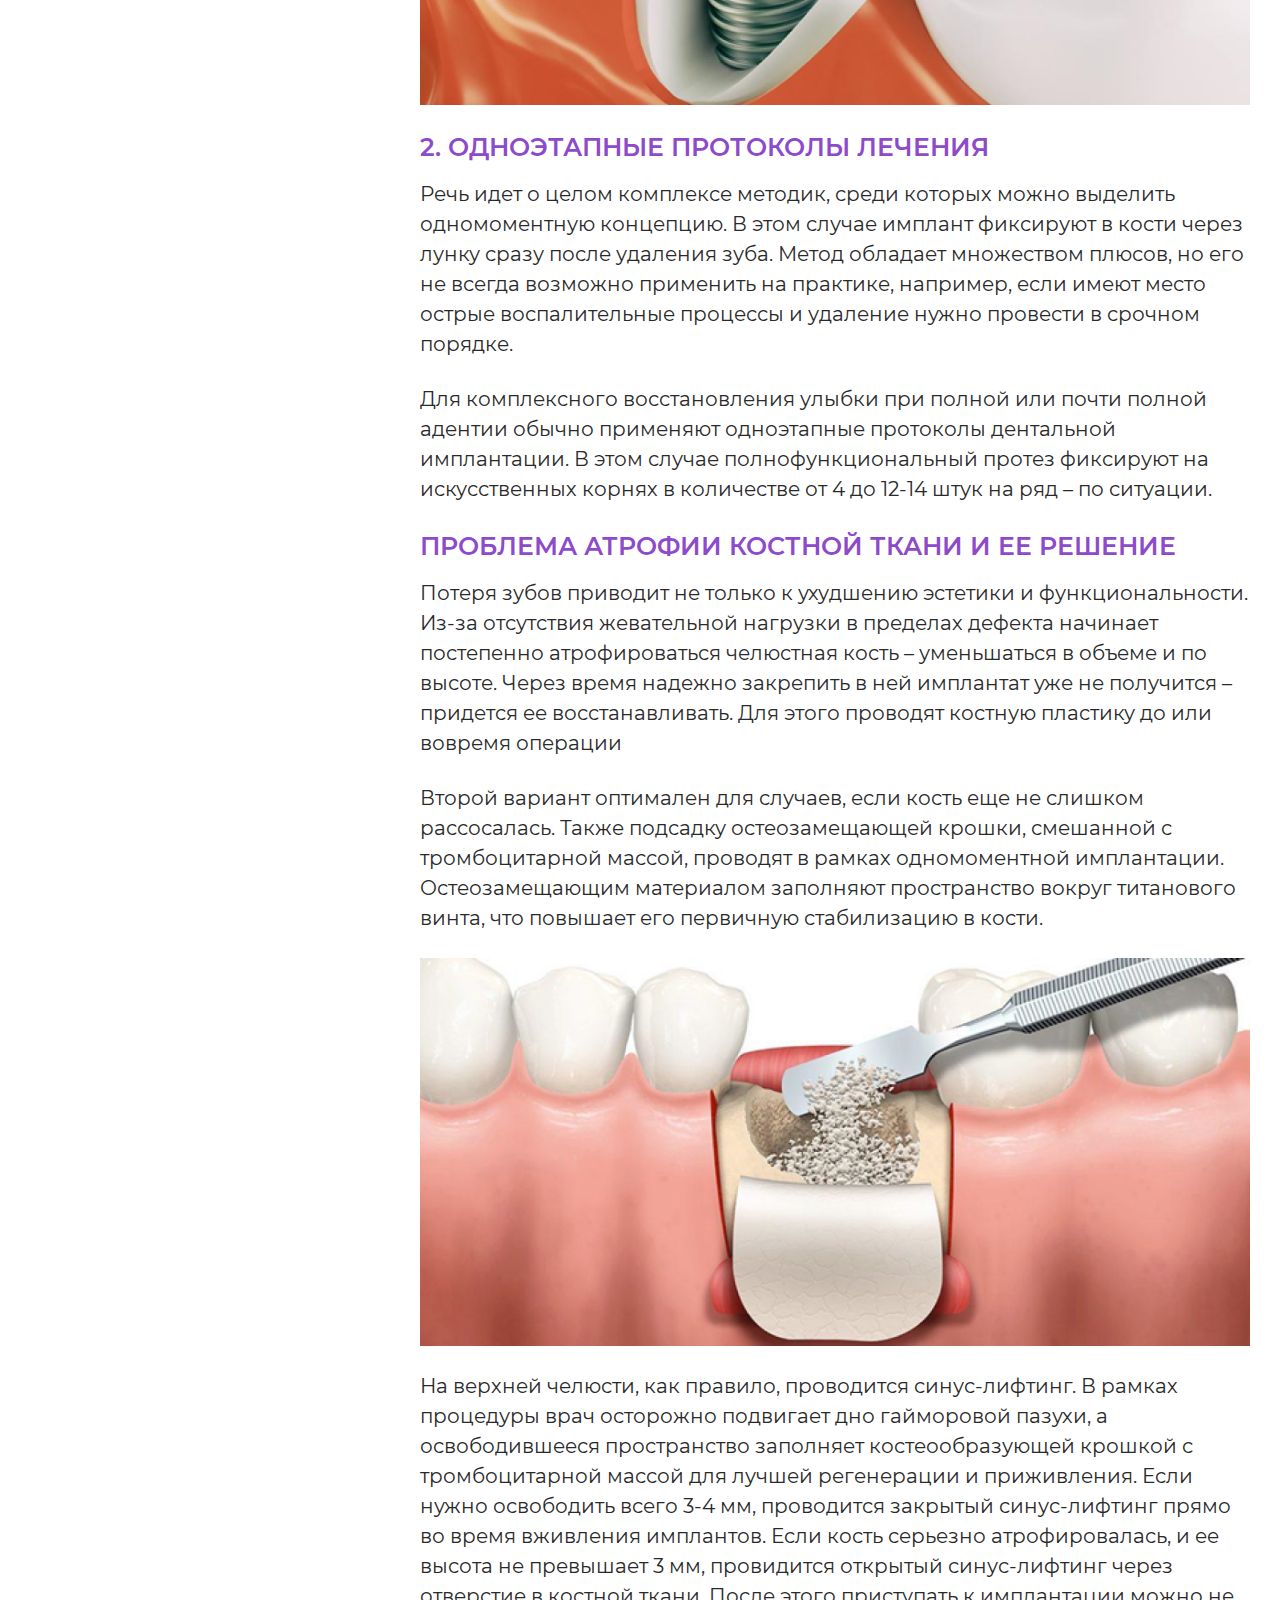
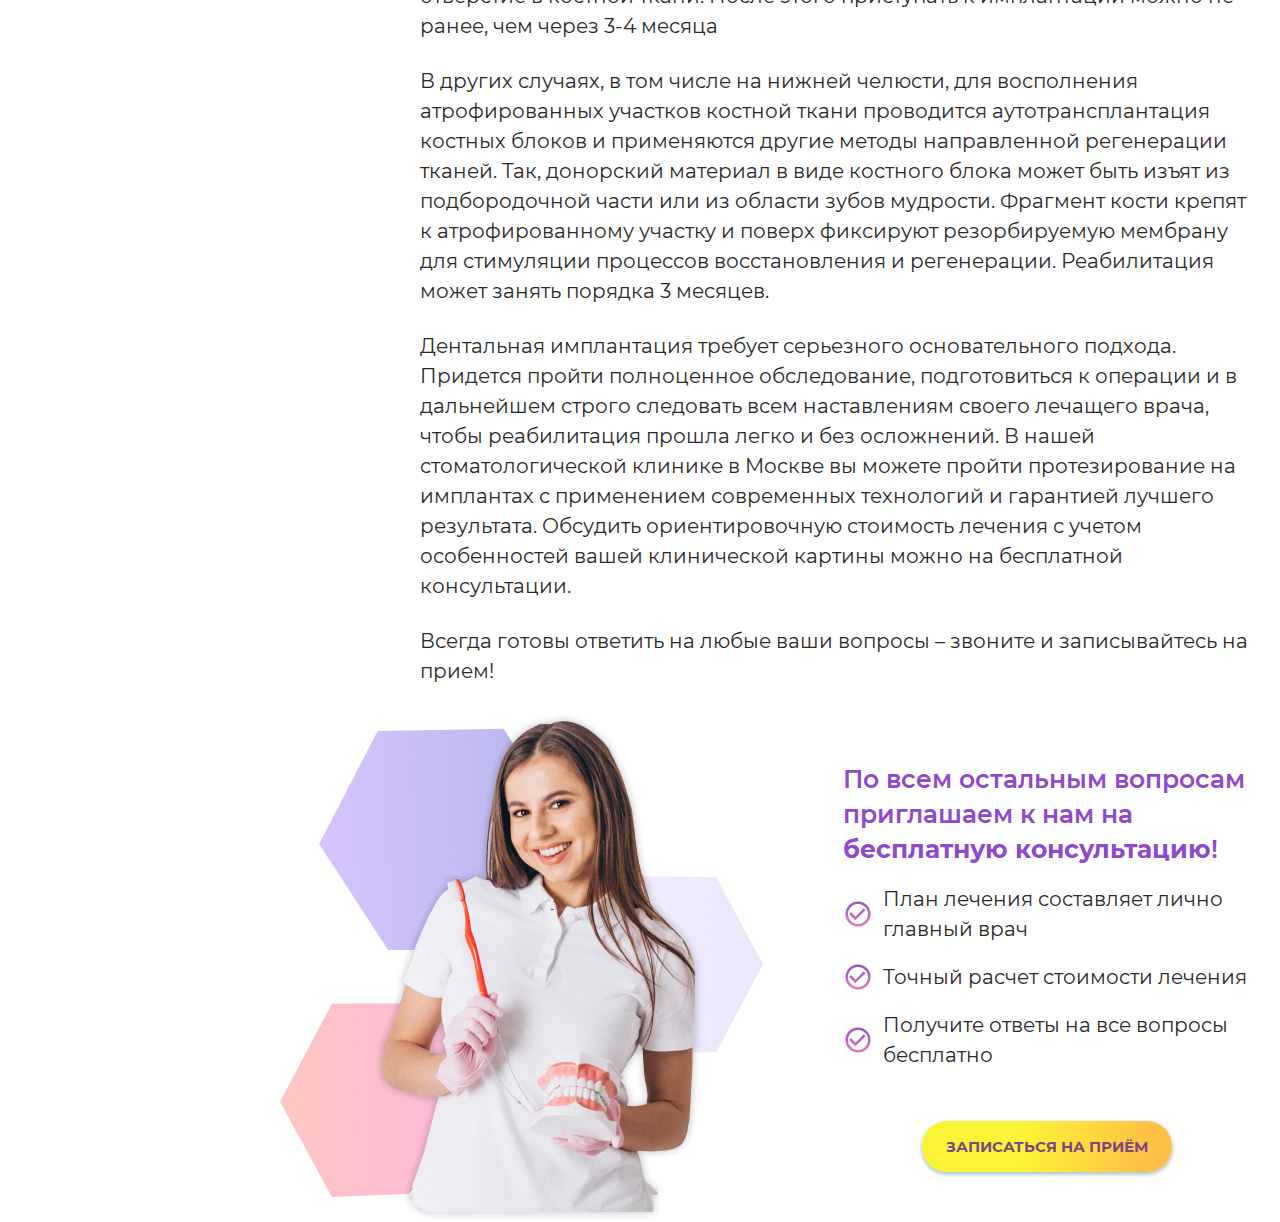
<file: implant.html>
<!DOCTYPE html>
<html lang="ru">

<head>
	<meta charset="UTF-8">


	<!-- Useful meta tags -->
	<meta http-equiv="x-ua-compatible" content="ie=edge">
	<meta name="viewport" content="width=device-width, initial-scale=1, shrink-to-fit=no">
	<meta name="robots" content="index, follow">
	<meta name="google" content="notranslate">
	<meta name="format-detection" content="telephone=no">
	<meta name="description" content="">

	<link rel="preconnect" href="https://fonts.gstatic.com">
	<link
		href="https://fonts.googleapis.com/css2?family=Montserrat:wght@100;200;300;400;500;600;700;800;900&display=swap"
		rel="stylesheet">

	<link rel="stylesheet" href="assets/css/style.min.css">

	<title>Удаление зубов под общим наркозом</title>
</head>

<body>

	<div class="modal">
		<div class="modal-content">
			<span class="modal-close">&times;</span>
			<div class="modal-header">
				<p class="modal-title">
					Записаться на приём
				</p>
			</div>
			<div class="modal-body">
				<form action="#" id="popupResult" class="js-form">
					<input class="modal-form__input" name="name" type="text" placeholder="Введите Ваше имя" required>
					<input id="phone" class="modal-form__input" name="tel" type="tel" placeholder="Введите Ваш телефон"
						required>
					<p class="modal-form__info">
						*Нажимая на кнопку ЗАПИСАТЬСЯ я даю свое согласие на обработку персональных данных
					</p>
					<button data-submit class="modal-form__btn">
						Записаться на приём
					</button>
				</form>
			</div>
		</div>
	</div>
	<div class="burger-wrapper">
		<div class="burger">
			<input type="checkbox" name="" id="check-menu">
			<label for="check-menu" class="burger-title"></label>

			<div class="burger-line first"></div>
			<div class="burger-line second"></div>
			<div class="burger-line third"></div>
			<div class="burger-line fourth"></div>

			<nav class="burger-menu">

				<div class="burger-logo">
					<a href="index.html" class="burger-logo__link">
						<!-- <img src="assets/images/logo.png" alt=""> -->
					</a>
				</div>

				<a href="service.html">Услуги</a>
				<a href="about.html">О клинике</a>
				<a href="our-technology.html">Технологии</a>
				<a href="price.html">Прайс</a>
				<a href="credit.html">Рассрочка 0%</a>
				<a href="contacts.html">Контакты</a>

				<div class="burger-contact">
					<a href="tel:89999999999" class="burger-phone">
						+7 (916) 111-11-11
					</a>
					<a href="#" class="burger-btn open-modal">
						<span>Записаться на приём</span>
					</a>
				</div>

			</nav>
		</div>
	</div>
	<div class="page">


		<aside class="sidebar">
			<div class="sidebar__content">

				<div class="sidebar__header">
					<a href="index.html" class="sidebar__logo">
						<!-- добавить новый логотип -->
						<!-- <img src="#" alt="Logo"> -->
					</a>
					<p class="sidebar__title">
						Клиника <br> ImplantProf
					</p>
				</div>

				<div class="sidebar__main">
					<ul class="sidebar__menu">
						<li class="sidebar__menu-item">
							<a href="service.html">
								Услуги
							</a>
						</li>
						<li class="sidebar__menu-item">
							<a href="about.html">
								О клинике
							</a>
						</li>
						<li class="sidebar__menu-item">
							<a href="our-technology.html">
								Технологии
							</a>
						</li>
						<li class="sidebar__menu-item">
							<a href="price.html">
								Прайс
							</a>
						</li>
						<li class="sidebar__menu-item">
							<a href="credit.html">
								Рассрочка 0%
							</a>
						</li>
						<li class="sidebar__menu-item">
							<a href="contacts.html">
								Контакты
							</a>
						</li>
					</ul>
				</div>

				<div class="sidebar__footer">
					<a href="tel:89161111111" class="sidebar__phone">
						+7 (916) 111-11-11
					</a>
					<a href="#" class="sidebar__btn open-modal">
						Записаться на приём
					</a>
				</div>

			</div>

		</aside>
		<main class="main">
			<div class="container">

				<div class="implant">
					<div class="page__head page__head_implant">
						<div class="page__container">
							<ul class="page__breadcrumb">
								<li><a href="index.html">Главная</a></li>
								<li>&#8260</li>
								<li><a href="our-technology.html">Услуги</a></li>
								<li>&#8260</li>
								<li class="crumb__active">Удаление зубов под общим наркозом</li>
							</ul>
							<div class="page__title page__title_implant">
								<h1>
									Удаление зубов под общим наркозом
								</h1>
							</div>
							<p class="page__title_txt">
								Без боли. <br>
								Быстро. <br>
								Не дорого.
							</p>
						</div>
					</div>
					<div class="page__container">
						<div class="page__content">
							<div class="content__title">
								<h2>
									Дентальная имплантация зубов
								</h2>
							</div>
							<div class="content__diff">
								<p>
									Дентальная имплантация – оптимальный вариант восстановления отсутствующих зубов. В костную
									ткань вживляют
									прочные титановые стержни (импланты), на которые затем фиксируется коронка или протез.
								</p>
							</div>
							<div class="content__diff">
								<p>
									Утрата даже одного зуба приводит к массе проблем. Если вовремя не восполнить пробел в ряду,
									соседние от
									дефекта элементы начнут смещаться в сторону образовавшейся пустоты, что в результате приведет
									к
									деформации всего ряда. Из-за неравномерного распределения жевательной нагрузки оставшиеся во
									рту резцы и
									моляры со временем начнут портиться и разрушаться. Нарушается функция пережевывания пищи, что
									может
									спровоцировать проблемы с желудком и пищеварением. Ну и конечно, нельзя не отметить заметное
									ухудшение
									эстетики улыбки, если речь идет о потере передних зубов.
								</p>
							</div>
							<div class="content__diff">
								<img src="assets/images/implant-img01.png" alt="">
							</div>
							<div class="content__diff">
								<p>
									Оптимальное решение всех этих проблем – дентальная имплантация. В ходе лечения отсутствующий
									вместе с
									корнем зуб заменяют специальным титановым штифтом, на который затем фиксируют искусственную
									коронку.
									Импланты в этом случае выступают в роль полноценных аналогов зубных корней. Их вживляют в
									костную ткань
									челюсти и оставляют до полного приживления на 3 месяца на нижней челюсти и от 4 до 6 месяцев
									на верхней.
									При этом протезирование может быть проведено сразу или уже после полной остеоинтеграции
									имплантов.
								</p>
							</div>
							<div class="content__title">
								<h2>
									Импланты и способы их установки
								</h2>
							</div>
							<div class="content__diff">
								<p>
									Для воспаления пробелов в рядах чаще всего используют классические конусовидные конструкции,
									которые по
									своей форме
									точно повторяют корни. Такие изделия создают из чистого титана или с незначительными
									примесями. Наиболее
									качественные системы изготавливают из титана высокой очистки марки Grade 4. Есть также
									керамические и
									циркониевые
									варианты для реставрации зоны улыбки.
								</p>
							</div>
							<div class="content__diff">
								<p>
									Нужно заметить, что в арсенале специалистов есть и другие виды имплантов. Существуют разные
									типы резьбы,
									покрытия и
									прочие характеристики, которые так или иначе влияют на скорость и качество приживления
									конструкций в
									кости. Есть
									также разные методы проведения имплантации – рассмотрим их подробнее.
								</p>
							</div>
							<div class="content__title">
								<h2>
									1. Классический двухэтапный подход
								</h2>
							</div>
							<div class="content__diff">
								<p>
									Метод предполагает фиксацию импланта и установку на него специальной заглушки. После этого
									десна
									ушивается, а
									пациент отправляется домой ждать, пока приживется конструкция. Через несколько месяцев на
									очередном
									приеме врач
									снимет заглушку и установит на ее места формирователь десны на 2 недели, если реставрация
									проводится в
									зоне улыбки.
									Формирователь необходим, чтобы сделать край десны ровным и аккуратным. Если этого не
									требуется, сразу
									после
									заглушки фиксируют абатмент и уже на него ставят коронку. Это проверенный подход, с помощью
									которого чаще
									всего
									восстанавливают одиночные и разрозненные дефекты.
								</p>
							</div>
							<div class="content__diff">
								<img src="assets/images/implant-img02.png" alt="">
							</div>
							<div class="content__title">
								<h2>
									2. Одноэтапные протоколы лечения
								</h2>
							</div>
							<div class="content__diff">
								<p>
									Речь идет о целом комплексе методик, среди которых можно выделить одномоментную концепцию. В
									этом случае
									имплант
									фиксируют в кости через лунку сразу после удаления зуба. Метод обладает множеством плюсов, но
									его не
									всегда
									возможно применить на практике, например, если имеют место острые воспалительные процессы и
									удаление
									нужно провести
									в срочном порядке.

								</p>
							</div>
							<div class="content__diff">
								<p>
									Для комплексного восстановления улыбки при полной или почти полной адентии обычно применяют
									одноэтапные
									протоколы
									дентальной имплантации. В этом случае полнофункциональный протез фиксируют на искусственных
									корнях в
									количестве от
									4 до 12-14 штук на ряд – по ситуации.

								</p>
							</div>
							<div class="content__title">
								<h2>
									Проблема атрофии костной ткани и ее решение
								</h2>
							</div>
							<div class="content__diff">
								<p>
									Потеря зубов приводит не только к ухудшению эстетики и функциональности. Из-за отсутствия
									жевательной
									нагрузки в
									пределах дефекта начинает постепенно атрофироваться челюстная кость – уменьшаться в объеме и
									по высоте.
									Через время
									надежно закрепить в ней имплантат уже не получится – придется ее восстанавливать. Для этого
									проводят
									костную
									пластику до или вовремя операции
								</p>
							</div>
							<div class="content__diff">
								<p>
									Второй вариант оптимален для случаев, если кость еще не слишком рассосалась. Также подсадку
									остеозамещающей крошки,
									смешанной с тромбоцитарной массой, проводят в рамках одномоментной имплантации.
									Остеозамещающим
									материалом
									заполняют пространство вокруг титанового винта, что повышает его первичную стабилизацию в
									кости.
								</p>
							</div>
							<div class="content__diff">
								<img src="assets/images/implant-img03.png" alt="">
							</div>
							<div class="content__diff">
								<p>
									На верхней челюсти, как правило, проводится синус-лифтинг. В рамках процедуры врач осторожно
									подвигает
									дно
									гайморовой пазухи, а освободившееся пространство заполняет костеообразующей крошкой с
									тромбоцитарной
									массой для
									лучшей регенерации и приживления. Если нужно освободить всего 3-4 мм, проводится закрытый
									синус-лифтинг
									прямо во
									время вживления имплантов. Если кость серьезно атрофировалась, и ее высота не превышает 3 мм,
									провидится
									открытый
									синус-лифтинг через отверстие в костной ткани. После этого приступать к имплантации можно не
									ранее, чем
									через 3-4
									месяца
								</p>
							</div>
							<div class="content__diff">
								<p>
									В других случаях, в том числе на нижней челюсти, для восполнения атрофированных участков
									костной ткани
									проводится
									аутотрансплантация костных блоков и применяются другие методы направленной регенерации
									тканей. Так,
									донорский
									материал в виде костного блока может быть изъят из подбородочной части или из области зубов
									мудрости.
									Фрагмент
									кости крепят к атрофированному участку и поверх фиксируют резорбируемую мембрану для
									стимуляции процессов
									восстановления и регенерации. Реабилитация может занять порядка 3 месяцев.
								</p>
							</div>
							<div class="content__diff">
								<p>
									Дентальная имплантация требует серьезного основательного подхода. Придется пройти полноценное
									обследование,
									подготовиться к операции и в дальнейшем строго следовать всем наставлениям своего лечащего
									врача, чтобы
									реабилитация прошла легко и без осложнений. В нашей стоматологической клинике в Москве вы
									можете пройти
									протезирование на имплантах с применением современных технологий и гарантией лучшего
									результата. Обсудить
									ориентировочную стоимость лечения с учетом особенностей вашей клинической картины можно на
									бесплатной
									консультации.
								</p>
							</div>
							<div class="content__diff">
								<p>
									Всегда готовы ответить на любые ваши вопросы – звоните и записывайтесь на прием!
								</p>
							</div>

						</div>
					</div>
					<div class="page__footer">
						<div class="page__container">
							<div class="invite">
								<div class="invite__img">
									<img src="assets/images/implant_invite.png" alt="">
								</div>
								<div class="invite__offer">
									<p class="invite__title">
										По всем остальным вопросам приглашаем к нам на <span>бесплатную консультацию</span>!
									</p>
									<ul class="invite__list">
										<li>
											План лечения составляет лично главный врач
										</li>
										<li>
											Точный расчет стоимости лечения
										</li>
										<li>
											Получите ответы на все вопросы бесплатно
										</li>
									</ul>
									<a href="#" class="invite__btn  open-modal">
										Записаться на приём
									</a>
								</div>
							</div>
						</div>

					</div>
				</div>
			</div>
		</main>

	</div>

	<div id="loader">
		<img src="assets/images/ripple.svg">
	</div>
	<!-- Сообщение "спасибо" после отправки формы -->
	<div id="overlay">
		<div id="thx">
			Спасибо! <br> Я обязательно Вам перезвоню!
		</div>
	</div>




	<script src="https://code.jquery.com/jquery-3.5.1.min.js"></script>
	<script type="text/javascript" src="https://ajax.aspnetcdn.com/ajax/jquery.validate/1.17.0/jquery.validate.min.js">
	</script>
	<script src="assets/js/app.js"></script>

</body>

</html>
</file>
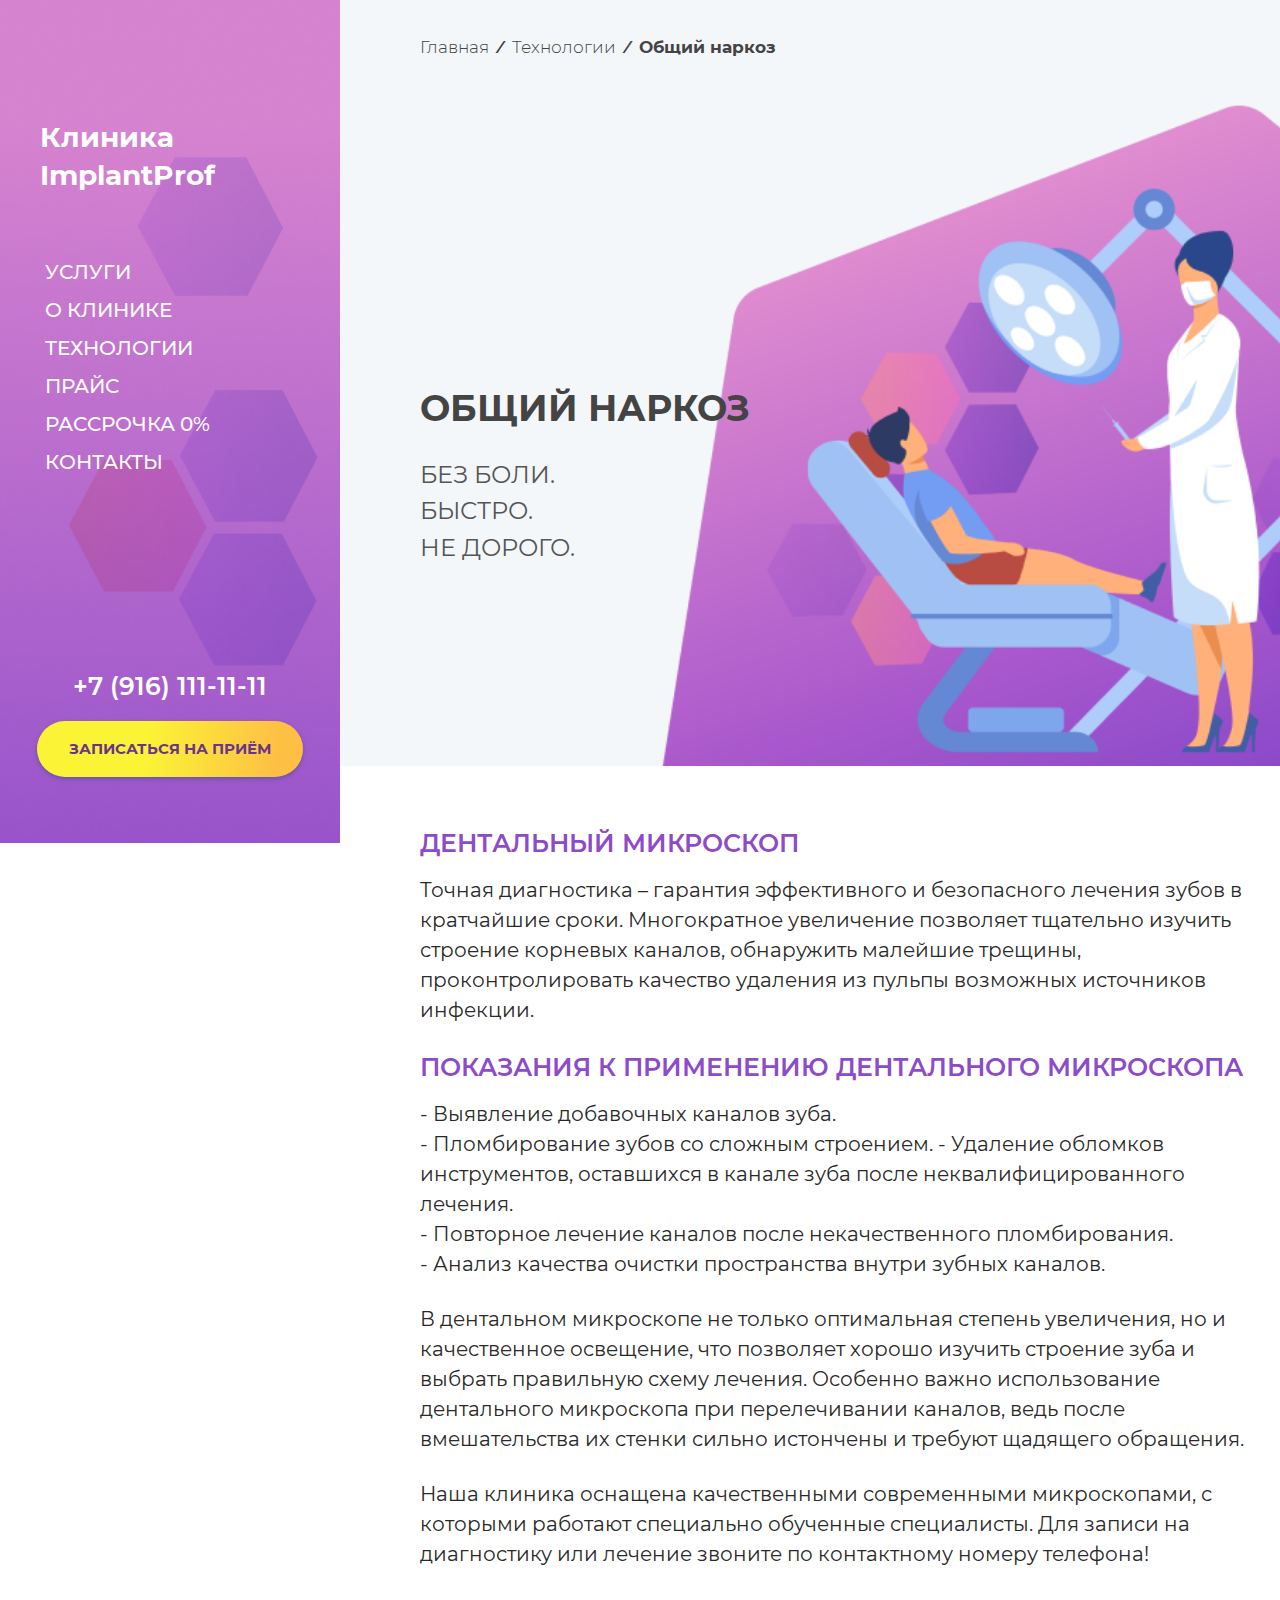
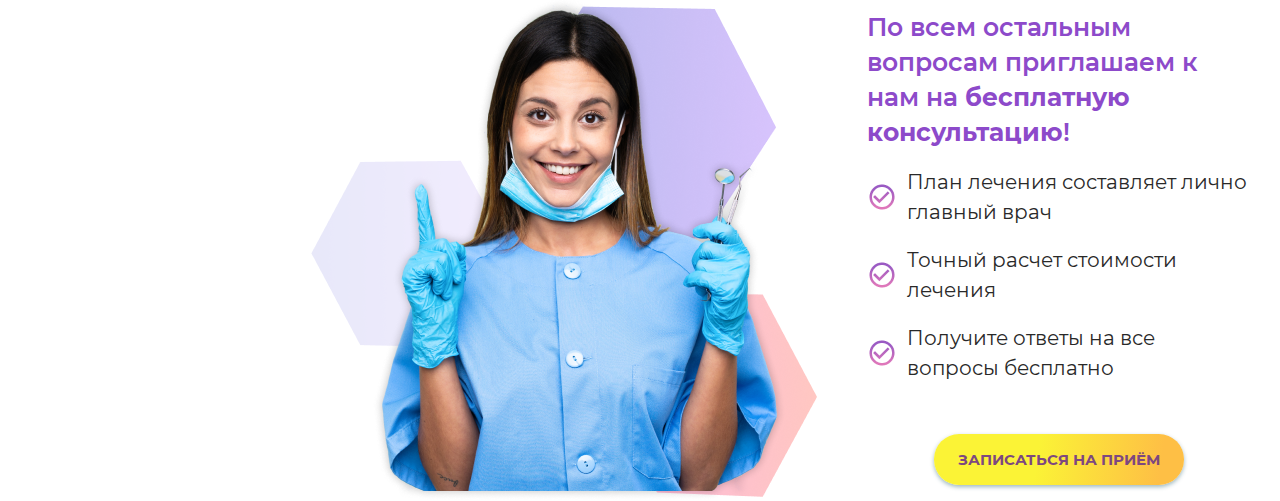
<file: microscope.html>
<!DOCTYPE html>
<html lang="ru">

<head>
	<meta charset="UTF-8">


	<!-- Useful meta tags -->
	<meta http-equiv="x-ua-compatible" content="ie=edge">
	<meta name="viewport" content="width=device-width, initial-scale=1, shrink-to-fit=no">
	<meta name="robots" content="index, follow">
	<meta name="google" content="notranslate">
	<meta name="format-detection" content="telephone=no">
	<meta name="description" content="">

	<link rel="preconnect" href="https://fonts.gstatic.com">
	<link
		href="https://fonts.googleapis.com/css2?family=Montserrat:wght@100;200;300;400;500;600;700;800;900&display=swap"
		rel="stylesheet">

	<link rel="stylesheet" href="assets/css/style.min.css">

	<title>Общий наркоз</title>
</head>

<body>

	<div class="modal">
		<div class="modal-content">
			<span class="modal-close">&times;</span>
			<div class="modal-header">
				<p class="modal-title">
					Записаться на приём
				</p>
			</div>
			<div class="modal-body">
				<form action="#" id="popupResult" class="js-form">
					<input class="modal-form__input" name="name" type="text" placeholder="Введите Ваше имя" required>
					<input id="phone" class="modal-form__input" name="tel" type="tel" placeholder="Введите Ваш телефон"
						required>
					<p class="modal-form__info">
						*Нажимая на кнопку ЗАПИСАТЬСЯ я даю свое согласие на обработку персональных данных
					</p>
					<button data-submit class="modal-form__btn">
						Записаться на приём
					</button>
				</form>
			</div>
		</div>
	</div>
	<div class="burger-wrapper">
		<div class="burger">
			<input type="checkbox" name="" id="check-menu">
			<label for="check-menu" class="burger-title"></label>

			<div class="burger-line first"></div>
			<div class="burger-line second"></div>
			<div class="burger-line third"></div>
			<div class="burger-line fourth"></div>

			<nav class="burger-menu">

				<div class="burger-logo">
					<a href="index.html" class="burger-logo__link">
						<!-- Тут будет новый логтип -->
						<!-- <img src="assets/images/logo.png" alt=""> -->
					</a>
				</div>

				<a href="service.html">Услуги</a>
				<a href="about.html">О клинике</a>
				<a href="our-technology.html">Технологии</a>
				<a href="price.html">Прайс</a>
				<a href="credit.html">Рассрочка 0%</a>
				<a href="contacts.html">Контакты</a>

				<div class="burger-contact">
					<a href="tel:89161111111" class="burger-phone">
						+7 (916) 111-11-11
					</a>
					<a href="#" class="burger-btn open-modal">
						<span>Записаться на приём</span>
					</a>
				</div>

			</nav>
		</div>
	</div>
	<div class="page">


		<aside class="sidebar">
			<div class="sidebar__content">

				<div class="sidebar__header">
					<a href="index.html" class="sidebar__logo">
						<!-- <img src="assets/images/logo.png" alt="Logo"> -->
					</a>
					<p class="sidebar__title">
						Клиника <br> ImplantProf
					</p>
				</div>

				<div class="sidebar__main">
					<ul class="sidebar__menu">
						<li class="sidebar__menu-item">
							<a href="service.html">
								Услуги
							</a>
						</li>
						<li class="sidebar__menu-item">
							<a href="about.html">
								О клинике
							</a>
						</li>
						<li class="sidebar__menu-item">
							<a href="our-technology.html">
								Технологии
							</a>
						</li>
						<li class="sidebar__menu-item">
							<a href="price.html">
								Прайс
							</a>
						</li>
						<li class="sidebar__menu-item">
							<a href="credit.html">
								Рассрочка 0%
							</a>
						</li>
						<li class="sidebar__menu-item">
							<a href="contacts.html">
								Контакты
							</a>
						</li>
					</ul>
				</div>

				<div class="sidebar__footer">
					<a href="tel:89161111111" class="sidebar__phone">
						+7 (916) 111-11-11
					</a>
					<a href="#" class="sidebar__btn open-modal">
						Записаться на приём
					</a>
				</div>

			</div>

		</aside>
		<main class="main">
			<div class="container">

				<div class="microscope">
					<div class="page__head page__head_microscope">
						<div class="page__container">
							<ul class="page__breadcrumb">
								<li><a href="index.html">Главная</a></li>
								<li>&#8260</li>
								<li><a href="our-technology.html">Технологии</a></li>
								<li>&#8260</li>
								<li class="crumb__active">Общий наркоз</li>
							</ul>
							<div class="page__title page__title_microscope">
								<h1>
									Общий наркоз
								</h1>
								<p class="page__title_txt">
									Без боли. <br>
									Быстро. <br>
									Не дорого.
								</p>
							</div>
						</div>
					</div>
					<div class="page__container">
						<div class="page__content">
							<div class="content__title">
								<h2>
									Дентальный микроскоп
								</h2>
							</div>
							<div class="content__diff">
								<p>
									Точная диагностика – гарантия эффективного и безопасного лечения зубов в кратчайшие сроки.
									Многократное
									увеличение позволяет тщательно изучить строение корневых каналов, обнаружить малейшие
									трещины,
									проконтролировать качество удаления из пульпы возможных источников инфекции.
								</p>
							</div>
							<div class="content__title">
								<h2>
									Показания к применению дентального микроскопа
								</h2>
							</div>
							<div class="content__diff">
								<p>
									- Выявление добавочных каналов зуба. </br>
									- Пломбирование зубов со сложным строением.
									- Удаление обломков инструментов, оставшихся в канале зуба после неквалифицированного
									лечения.</br>
									- Повторное лечение каналов после некачественного пломбирования.</br>
									- Анализ качества очистки пространства внутри зубных каналов.</br>

								</p>
							</div>
							<div class="content__diff">
								<p>
									В дентальном микроскопе не только оптимальная степень увеличения, но и качественное
									освещение, что
									позволяет хорошо изучить строение зуба и выбрать правильную схему лечения. Особенно важно
									использование
									дентального микроскопа при перелечивании каналов, ведь после вмешательства их стенки сильно
									истончены и
									требуют щадящего обращения.
								</p>
							</div>
							<div class="content__diff">
								<p>
									Наша клиника оснащена качественными современными микроскопами, с которыми работают специально
									обученные
									специалисты. Для записи на диагностику или лечение звоните по контактному номеру телефона!
								</p>
							</div>
						</div>
					</div>
					<div class="page__footer">
						<div class="page__container">
							<div class="invite">
								<div class="invite__img">
									<img src="assets/images/microscope_invite.png" alt="">
								</div>
								<div class="invite__offer">
									<p class="invite__title">
										По всем остальным вопросам приглашаем к нам на <span>бесплатную консультацию</span>!
									</p>
									<ul class="invite__list">
										<li>
											План лечения составляет лично главный врач
										</li>
										<li>
											Точный расчет стоимости лечения
										</li>
										<li>
											Получите ответы на все вопросы бесплатно
										</li>
									</ul>
									<a href="#" class="invite__btn open-modal">
										Записаться на приём
									</a>
								</div>
							</div>
						</div>

					</div>
				</div>
			</div>
		</main>

	</div>

	<div id="loader">
		<img src="assets/images/ripple.svg">
	</div>
	<!-- Сообщение "спасибо" после отправки формы -->
	<div id="overlay">
		<div id="thx">
			Спасибо! <br> Я обязательно Вам перезвоню!
		</div>
	</div>




	<script src="https://code.jquery.com/jquery-3.5.1.min.js"></script>
	<script type="text/javascript" src="https://ajax.aspnetcdn.com/ajax/jquery.validate/1.17.0/jquery.validate.min.js">
	</script>
	<script src="assets/js/app.js"></script>

</body>

</html>
</file>
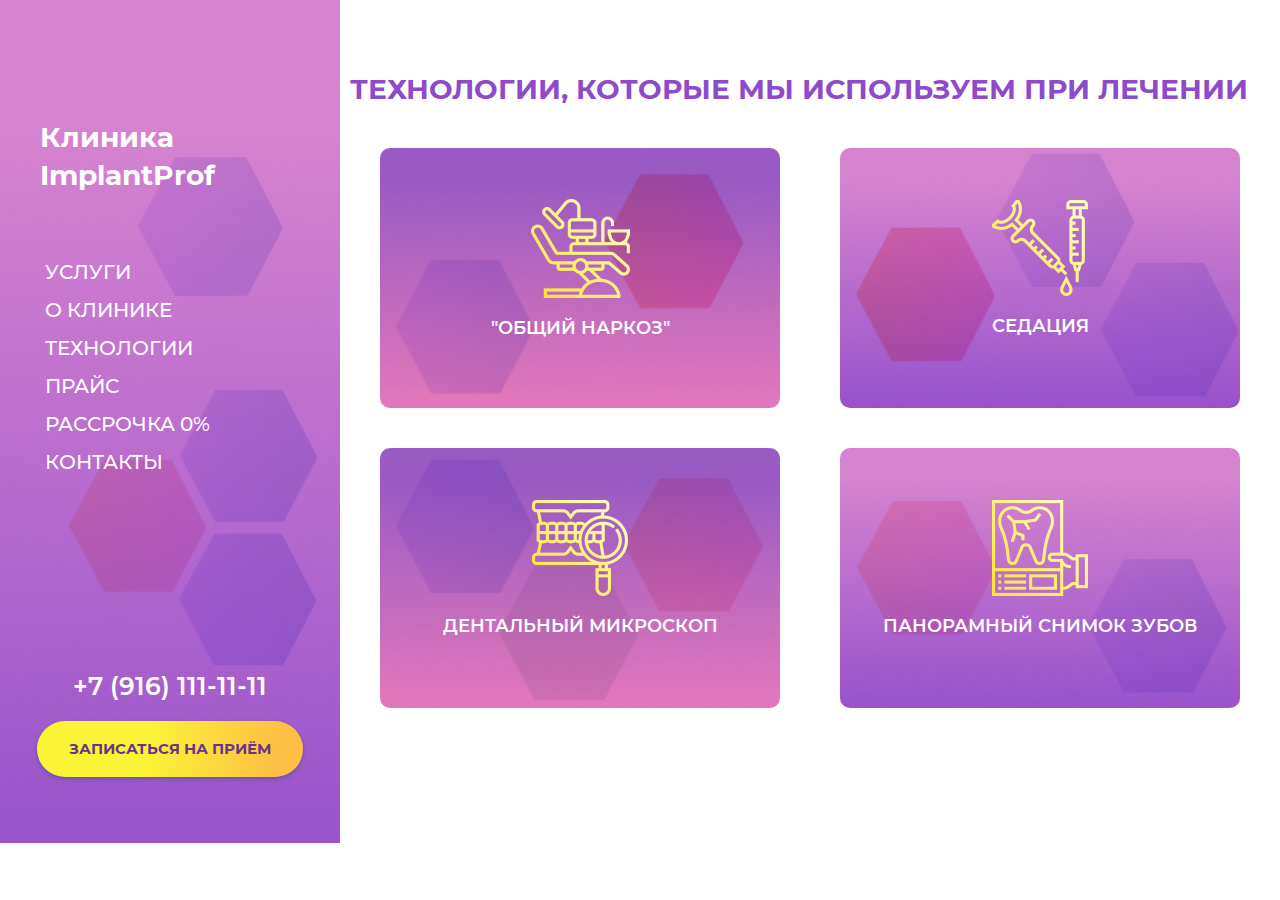
<file: our-technology.html>
<!DOCTYPE html>
<html lang="ru">

<head>
	<meta charset="UTF-8">


	<!-- Useful meta tags -->
	<meta http-equiv="x-ua-compatible" content="ie=edge">
	<meta name="viewport" content="width=device-width, initial-scale=1, shrink-to-fit=no">
	<meta name="robots" content="index, follow">
	<meta name="google" content="notranslate">
	<meta name="format-detection" content="telephone=no">
	<meta name="description" content="">

	<link rel="preconnect" href="https://fonts.gstatic.com">
	<link
		href="https://fonts.googleapis.com/css2?family=Montserrat:wght@100;200;300;400;500;600;700;800;900&display=swap"
		rel="stylesheet">

	<link rel="stylesheet" href="assets/css/style.min.css">

	<title>Наши технологии</title>
</head>

<body>

	<div class="modal">
		<div class="modal-content">
			<span class="modal-close">&times;</span>
			<div class="modal-header">
				<p class="modal-title">
					Записаться на приём
				</p>
			</div>
			<div class="modal-body">
				<form action="#" id="popupResult" class="js-form">
					<input class="modal-form__input" name="name" type="text" placeholder="Введите Ваше имя" required>
					<input id="phone" class="modal-form__input" name="tel" type="tel" placeholder="Введите Ваш телефон"
						required>
					<p class="modal-form__info">
						*Нажимая на кнопку ЗАПИСАТЬСЯ я даю свое согласие на обработку персональных данных
					</p>
					<button data-submit class="modal-form__btn">
						Записаться на приём
					</button>
				</form>
			</div>
		</div>
	</div>
	<div class="burger-wrapper">
		<div class="burger">
			<input type="checkbox" name="" id="check-menu">
			<label for="check-menu" class="burger-title"></label>

			<div class="burger-line first"></div>
			<div class="burger-line second"></div>
			<div class="burger-line third"></div>
			<div class="burger-line fourth"></div>

			<nav class="burger-menu">

				<div class="burger-logo">
					<a href="index.html" class="burger-logo__link">
						<!-- <img src="assets/images/logo.png" alt=""> -->
					</a>
				</div>

				<a href="service.html">Услуги</a>
				<a href="about.html">О клинике</a>
				<a href="our-technology.html">Технологии</a>
				<a href="price.html">Прайс</a>
				<a href="credit.html">Рассрочка 0%</a>
				<a href="contacts.html">Контакты</a>

				<div class="burger-contact">
					<a href="tel:89999999999" class="burger-phone">
						+7 (916) 111-11-11
					</a>
					<a href="#" class="burger-btn open-modal">
						<span>Записаться на приём</span>
					</a>
				</div>

			</nav>
		</div>
	</div>
	<div class="page">


		<aside class="sidebar">
			<div class="sidebar__content">

				<div class="sidebar__header">
					<a href="index.html" class="sidebar__logo">
						<!-- Тут будет новы логотип -->
						<!-- <img src="assets/images/logo.png" alt="Logo"> -->
					</a>
					<p class="sidebar__title">
						Клиника <br> ImplantProf
					</p>
				</div>

				<div class="sidebar__main">
					<ul class="sidebar__menu">
						<li class="sidebar__menu-item">
							<a href="service.html">
								Услуги
							</a>
						</li>
						<li class="sidebar__menu-item">
							<a href="about.html">
								О клинике
							</a>
						</li>
						<li class="sidebar__menu-item">
							<a href="our-technology.html">
								Технологии
							</a>
						</li>
						<li class="sidebar__menu-item">
							<a href="price.html">
								Прайс
							</a>
						</li>
						<li class="sidebar__menu-item">
							<a href="credit.html">
								Рассрочка 0%
							</a>
						</li>
						<li class="sidebar__menu-item">
							<a href="contacts.html">
								Контакты
							</a>
						</li>
					</ul>
				</div>

				<div class="sidebar__footer">
					<a href="tel:89999999999" class="sidebar__phone">
						+7 (916) 111-11-11
					</a>
					<a href="#" class="sidebar__btn open-modal">
						Записаться на приём
					</a>
				</div>

			</div>

		</aside>
		<main class="main">
			<div class="container">

				<div class="our-technology">
					<div class="our-technology__content">
						<div class="our-technology__title">
							<h2>
								ТЕХНОЛОГИИ, КОТОРЫЕ МЫ ИСПОЛЬЗУЕМ ПРИ ЛЕЧЕНИИ
							</h2>
						</div>
						<div class="our-technology__menu">
							<ul class="our-technology__list">
								<li class="our-technology__item our-technology__item_narcoz">
									<img src="assets/images/our__technology-ico01.png" alt="">
									<span>
										<a href="microscope.html" class="our-technology__link">
											"Общий наркоз"
										</a>
									</span>
								</li>
								<li class="our-technology__item our-technology__item_microscop">
									<img src="assets/images/our__technology-ico02.png" alt="">
									<span>
										<a href="#" class="our-technology__link">
											Седация
										</a>
									</span>
								</li>
								<li class="our-technology__item our-technology__item_slide">
									<img src="assets/images/our__technology-ico03.png" alt="">
									<span>
										<a href="#" class="our-technology__link">
											Дентальный микроскоп
										</a>
									</span>
								</li>
								<li class="our-technology__item our-technology__item_bone">
									<img src="assets/images/our__technology-ico04.png" alt="">
									<span>
										<a href="#" class="our-technology__link">
											Панорамный снимок зубов
										</a>
									</span>
								</li>
							</ul>
						</div>
					</div>
				</div>
			</div>
		</main>

	</div>

	<div id="loader">
		<img src="assets/images/ripple.svg">
	</div>
	<!-- Сообщение "спасибо" после отправки формы -->
	<div id="overlay">
		<div id="thx">
			Спасибо! <br> Я обязательно Вам перезвоню!
		</div>
	</div>




	<script src="https://code.jquery.com/jquery-3.5.1.min.js"></script>
	<script type="text/javascript" src="https://ajax.aspnetcdn.com/ajax/jquery.validate/1.17.0/jquery.validate.min.js">
	</script>
	<script src="assets/js/app.js"></script>

</body>

</html>
</file>
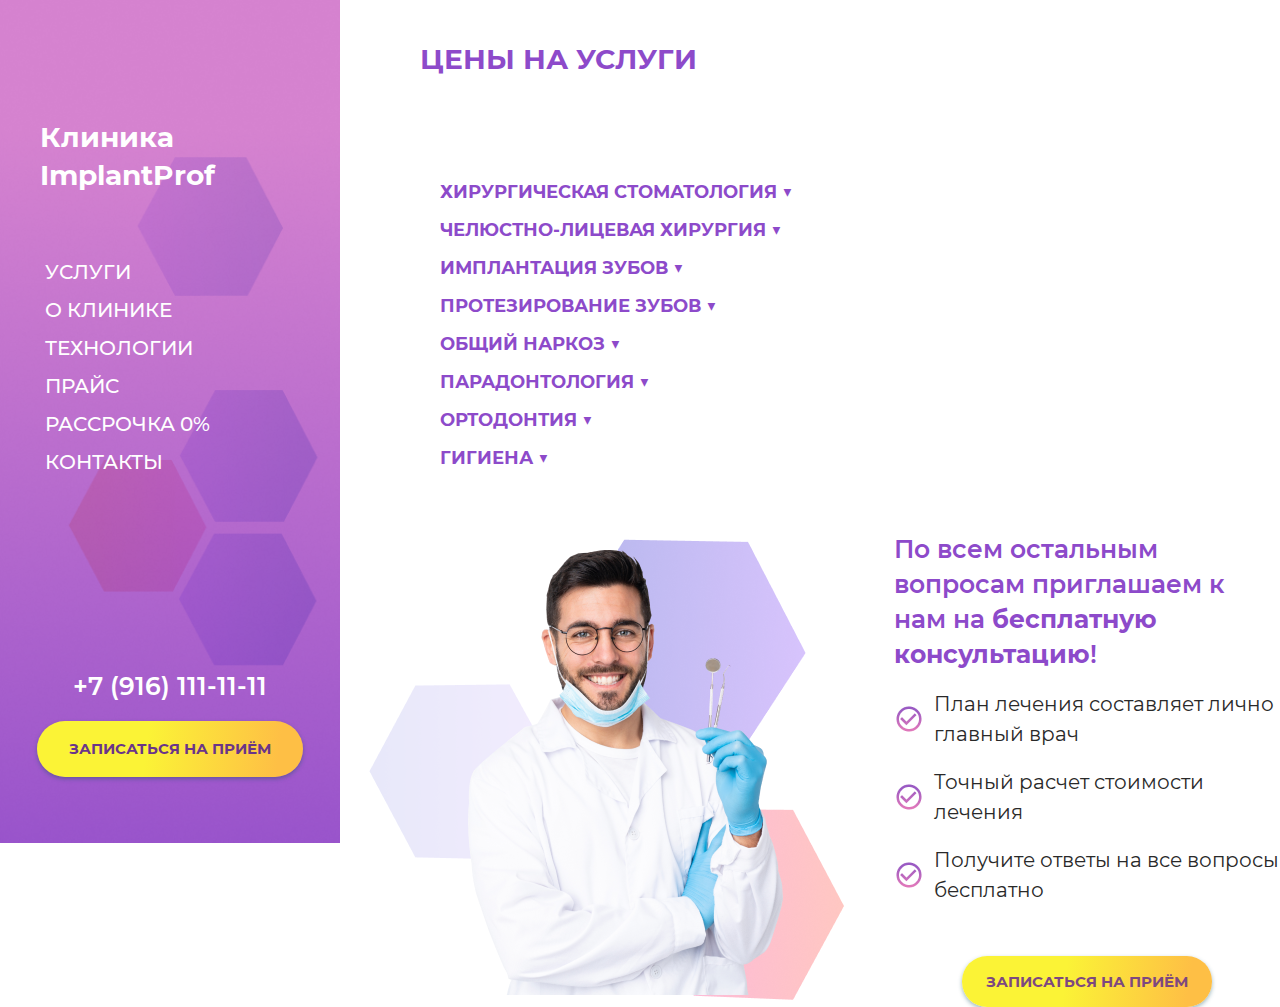
<file: price.html>
<!DOCTYPE html>
<html lang="ru">

<head>
	<meta charset="UTF-8">


	<!-- Useful meta tags -->
	<meta http-equiv="x-ua-compatible" content="ie=edge">
	<meta name="viewport" content="width=device-width, initial-scale=1, shrink-to-fit=no">
	<meta name="robots" content="index, follow">
	<meta name="google" content="notranslate">
	<meta name="format-detection" content="telephone=no">
	<meta name="description" content="">

	<link rel="preconnect" href="https://fonts.gstatic.com">
	<link
		href="https://fonts.googleapis.com/css2?family=Montserrat:wght@100;200;300;400;500;600;700;800;900&display=swap"
		rel="stylesheet">

	<link rel="stylesheet" href="assets/css/style.min.css">

	<title>Цены на услуги</title>
</head>

<body>

	<div class="modal">
		<div class="modal-content">
			<span class="modal-close">&times;</span>
			<div class="modal-header">
				<p class="modal-title">
					Записаться на приём
				</p>
			</div>
			<div class="modal-body">
				<form action="#" id="popupResult" class="js-form">
					<input class="modal-form__input" name="name" type="text" placeholder="Введите Ваше имя" required>
					<input id="phone" class="modal-form__input" name="tel" type="tel" placeholder="Введите Ваш телефон"
						required>
					<p class="modal-form__info">
						*Нажимая на кнопку ЗАПИСАТЬСЯ я даю свое согласие на обработку персональных данных
					</p>
					<button data-submit class="modal-form__btn">
						Записаться на приём
					</button>
				</form>
			</div>
		</div>
	</div>
	<div class="burger-wrapper">
		<div class="burger">
			<input type="checkbox" name="" id="check-menu">
			<label for="check-menu" class="burger-title"></label>

			<div class="burger-line first"></div>
			<div class="burger-line second"></div>
			<div class="burger-line third"></div>
			<div class="burger-line fourth"></div>

			<nav class="burger-menu">

				<div class="burger-logo">
					<a href="index.html" class="burger-logo__link">
						<!-- <img src="assets/images/logo.png" alt=""> -->
					</a>
				</div>

				<a href="service.html">Услуги</a>
				<a href="about.html">О клинике</a>
				<a href="our-technology.html">Технологии</a>
				<a href="price.html">Прайс</a>
				<a href="credit.html">Рассрочка 0%</a>
				<a href="contacts.html">Контакты</a>

				<div class="burger-contact">
					<a href="tel:89999999999" class="burger-phone">
						+7 (916) 111-11-11
					</a>
					<a href="#" class="burger-btn open-modal">
						<span>Записаться на приём</span>
					</a>
				</div>

			</nav>
		</div>
	</div>
	<div class="page">


		<aside class="sidebar">
			<div class="sidebar__content">

				<div class="sidebar__header">
					<a href="index.html" class="sidebar__logo">
						<!-- <img src="assets/images/logo.png" alt="Logo"> -->
					</a>
					<p class="sidebar__title">
						Клиника <br> ImplantProf
					</p>
				</div>

				<div class="sidebar__main">
					<ul class="sidebar__menu">
						<li class="sidebar__menu-item">
							<a href="service.html">
								Услуги
							</a>
						</li>
						<li class="sidebar__menu-item">
							<a href="about.html">
								О клинике
							</a>
						</li>
						<li class="sidebar__menu-item">
							<a href="our-technology.html">
								Технологии
							</a>
						</li>
						<li class="sidebar__menu-item">
							<a href="price.html">
								Прайс
							</a>
						</li>
						<li class="sidebar__menu-item">
							<a href="credit.html">
								Рассрочка 0%
							</a>
						</li>
						<li class="sidebar__menu-item">
							<a href="contacts.html">
								Контакты
							</a>
						</li>
					</ul>
				</div>

				<div class="sidebar__footer">
					<a href="tel:89999999999" class="sidebar__phone">
						+7 (916) 111-11-11
					</a>
					<a href="#" class="sidebar__btn open-modal">
						Записаться на приём
					</a>
				</div>

			</div>

		</aside>
		<main class="main">
			<div class="container">

				<div class="price">
					<div class="page__head">
						<div class="page__container">
							<div class="price__title">
								<h1>
									Цены на услуги
								</h1>
							</div>
						</div>
					</div>
					<div class="page__container">
						<div class="page__content">
							<div class="content__diff">

								<div class="accordeon">

									<div class="accordeon__item">
										<input class="accordeon__input" type="checkbox" id="accord-1">
										<label class="accordeon__title" for="accord-1">
											<!-- Терапевтическая стоматология <span>▼</span> -->
										</label>
										<div class="accordeon__txt">
											<ul class="accordeon__menu">
												<li>
													<div class="menu-name">Лечение кариеса и других поражений зуба</div>
													<div class="menu-price">5000 руб.</div>
												</li>
												<li>
													<div class="menu-name">Лечение острого и хронического периодонтита</div>
													<div class="menu-price">5000 руб.</div>
												</li>
												<li>
													<div class="menu-name">Лечение острого и хронического пульпита</div>
													<div class="menu-price">5000 руб.</div>
												</li>
												<li>
													<div class="menu-name">Лечение клиновидного дефекта</div>
													<div class="menu-price">5000 руб.</div>
												</li>
												<li>
													<div class="menu-name">Перелечивание каналов</div>
													<div class="menu-price">5000 руб.</div>
												</li>
												<li>
													<div class="menu-name">Установка/снятие зубных украшений</div>
													<div class="menu-price">5000 руб.</div>
												</li>
												<li>
													<div class="menu-name">Лечение пришеечного кариеса</div>
													<div class="menu-price">5000 руб.</div>
												</li>
												<li>
													<div class="menu-name">Реставрация разрушенных зубов</div>
													<div class="menu-price">5000 руб.</div>
												</li>
											</ul>
										</div>
									</div>

									<div class="accordeon__item">
										<input class="accordeon__input" type="checkbox" id="accord-2">
										<label class="accordeon__title" for="accord-2">
											Хирургическая стоматология <span>▼</span>
										</label>
										<div class="accordeon__txt">
											<ul class="accordeon__menu">
												<li>
													<div class="menu-name">Лечение кариеса и других поражений зуба</div>
													<div class="menu-price">5000 руб.</div>
												</li>
												<li>
													<div class="menu-name">Лечение острого и хронического периодонтита</div>
													<div class="menu-price">5000 руб.</div>
												</li>
												<li>
													<div class="menu-name">Лечение острого и хронического пульпита</div>
													<div class="menu-price">5000 руб.</div>
												</li>
												<li>
													<div class="menu-name">Лечение клиновидного дефекта</div>
													<div class="menu-price">5000 руб.</div>
												</li>
												<li>
													<div class="menu-name">Перелечивание каналов</div>
													<div class="menu-price">5000 руб.</div>
												</li>
												<li>
													<div class="menu-name">Установка/снятие зубных украшений</div>
													<div class="menu-price">5000 руб.</div>
												</li>
												<li>
													<div class="menu-name">Лечение пришеечного кариеса</div>
													<div class="menu-price">5000 руб.</div>
												</li>
												<li>
													<div class="menu-name">Реставрация разрушенных зубов</div>
													<div class="menu-price">5000 руб.</div>
												</li>
											</ul>
										</div>
									</div>

									<div class="accordeon__item">
										<input class="accordeon__input" type="checkbox" id="accord-3">
										<label class="accordeon__title" for="accord-3">
											Челюстно-лицевая хирургия <span>▼</span>
										</label>
										<div class="accordeon__txt">
											<ul class="accordeon__menu">
												<li>
													<div class="menu-name">Лечение кариеса и других поражений зуба</div>
													<div class="menu-price">5000 руб.</div>
												</li>
												<li>
													<div class="menu-name">Лечение острого и хронического периодонтита</div>
													<div class="menu-price">5000 руб.</div>
												</li>
												<li>
													<div class="menu-name">Лечение острого и хронического пульпита</div>
													<div class="menu-price">5000 руб.</div>
												</li>
												<li>
													<div class="menu-name">Лечение клиновидного дефекта</div>
													<div class="menu-price">5000 руб.</div>
												</li>
												<li>
													<div class="menu-name">Перелечивание каналов</div>
													<div class="menu-price">5000 руб.</div>
												</li>
												<li>
													<div class="menu-name">Установка/снятие зубных украшений</div>
													<div class="menu-price">5000 руб.</div>
												</li>
												<li>
													<div class="menu-name">Лечение пришеечного кариеса</div>
													<div class="menu-price">5000 руб.</div>
												</li>
												<li>
													<div class="menu-name">Реставрация разрушенных зубов</div>
													<div class="menu-price">5000 руб.</div>
												</li>
											</ul>
										</div>
									</div>

									<div class="accordeon__item">
										<input class="accordeon__input" type="checkbox" id="accord-4">
										<label class="accordeon__title" for="accord-4">
											Имплантация зубов <span>▼</span>
										</label>
										<div class="accordeon__txt">
											<ul class="accordeon__menu">
												<li>
													<div class="menu-name">Лечение кариеса и других поражений зуба</div>
													<div class="menu-price">5000 руб.</div>
												</li>
												<li>
													<div class="menu-name">Лечение острого и хронического периодонтита</div>
													<div class="menu-price">5000 руб.</div>
												</li>
												<li>
													<div class="menu-name">Лечение острого и хронического пульпита</div>
													<div class="menu-price">5000 руб.</div>
												</li>
												<li>
													<div class="menu-name">Лечение клиновидного дефекта</div>
													<div class="menu-price">5000 руб.</div>
												</li>
												<li>
													<div class="menu-name">Перелечивание каналов</div>
													<div class="menu-price">5000 руб.</div>
												</li>
												<li>
													<div class="menu-name">Установка/снятие зубных украшений</div>
													<div class="menu-price">5000 руб.</div>
												</li>
												<li>
													<div class="menu-name">Лечение пришеечного кариеса</div>
													<div class="menu-price">5000 руб.</div>
												</li>
												<li>
													<div class="menu-name">Реставрация разрушенных зубов</div>
													<div class="menu-price">5000 руб.</div>
												</li>
											</ul>
										</div>
									</div>

									<div class="accordeon__item">
										<input class="accordeon__input" type="checkbox" id="accord-5">
										<label class="accordeon__title" for="accord-5">
											Протезирование зубов <span>▼</span>
										</label>
										<div class="accordeon__txt">
											<ul class="accordeon__menu">
												<li>
													<div class="menu-name">Лечение кариеса и других поражений зуба</div>
													<div class="menu-price">5000 руб.</div>
												</li>
												<li>
													<div class="menu-name">Лечение острого и хронического периодонтита</div>
													<div class="menu-price">5000 руб.</div>
												</li>
												<li>
													<div class="menu-name">Лечение острого и хронического пульпита</div>
													<div class="menu-price">5000 руб.</div>
												</li>
												<li>
													<div class="menu-name">Лечение клиновидного дефекта</div>
													<div class="menu-price">5000 руб.</div>
												</li>
												<li>
													<div class="menu-name">Перелечивание каналов</div>
													<div class="menu-price">5000 руб.</div>
												</li>
												<li>
													<div class="menu-name">Установка/снятие зубных украшений</div>
													<div class="menu-price">5000 руб.</div>
												</li>
												<li>
													<div class="menu-name">Лечение пришеечного кариеса</div>
													<div class="menu-price">5000 руб.</div>
												</li>
												<li>
													<div class="menu-name">Реставрация разрушенных зубов</div>
													<div class="menu-price">5000 руб.</div>
												</li>
											</ul>
										</div>
									</div>

									<div class="accordeon__item">
										<input class="accordeon__input" type="checkbox" id="accord-6">
										<label class="accordeon__title" for="accord-6">
											Общий наркоз <span>▼</span>
										</label>
										<div class="accordeon__txt">
											<ul class="accordeon__menu">
												<li>
													<div class="menu-name">Лечение кариеса и других поражений зуба</div>
													<div class="menu-price">5000 руб.</div>
												</li>
												<li>
													<div class="menu-name">Лечение острого и хронического периодонтита</div>
													<div class="menu-price">5000 руб.</div>
												</li>
												<li>
													<div class="menu-name">Лечение острого и хронического пульпита</div>
													<div class="menu-price">5000 руб.</div>
												</li>
												<li>
													<div class="menu-name">Лечение клиновидного дефекта</div>
													<div class="menu-price">5000 руб.</div>
												</li>
												<li>
													<div class="menu-name">Перелечивание каналов</div>
													<div class="menu-price">5000 руб.</div>
												</li>
												<li>
													<div class="menu-name">Установка/снятие зубных украшений</div>
													<div class="menu-price">5000 руб.</div>
												</li>
												<li>
													<div class="menu-name">Лечение пришеечного кариеса</div>
													<div class="menu-price">5000 руб.</div>
												</li>
												<li>
													<div class="menu-name">Реставрация разрушенных зубов</div>
													<div class="menu-price">5000 руб.</div>
												</li>
											</ul>
										</div>
									</div>

									<div class="accordeon__item">
										<input class="accordeon__input" type="checkbox" id="accord-7">
										<label class="accordeon__title" for="accord-7">
											Парадонтология <span>▼</span>
										</label>
										<div class="accordeon__txt">
											<ul class="accordeon__menu">
												<li>
													<div class="menu-name">Лечение кариеса и других поражений зуба</div>
													<div class="menu-price">5000 руб.</div>
												</li>
												<li>
													<div class="menu-name">Лечение острого и хронического периодонтита</div>
													<div class="menu-price">5000 руб.</div>
												</li>
												<li>
													<div class="menu-name">Лечение острого и хронического пульпита</div>
													<div class="menu-price">5000 руб.</div>
												</li>
												<li>
													<div class="menu-name">Лечение клиновидного дефекта</div>
													<div class="menu-price">5000 руб.</div>
												</li>
												<li>
													<div class="menu-name">Перелечивание каналов</div>
													<div class="menu-price">5000 руб.</div>
												</li>
												<li>
													<div class="menu-name">Установка/снятие зубных украшений</div>
													<div class="menu-price">5000 руб.</div>
												</li>
												<li>
													<div class="menu-name">Лечение пришеечного кариеса</div>
													<div class="menu-price">5000 руб.</div>
												</li>
												<li>
													<div class="menu-name">Реставрация разрушенных зубов</div>
													<div class="menu-price">5000 руб.</div>
												</li>
											</ul>
										</div>
									</div>

									<div class="accordeon__item">
										<input class="accordeon__input" type="checkbox" id="accord-8">
										<label class="accordeon__title" for="accord-8">
											Ортодонтия <span>▼</span>
										</label>
										<div class="accordeon__txt">
											<ul class="accordeon__menu">
												<li>
													<div class="menu-name">Лечение кариеса и других поражений зуба</div>
													<div class="menu-price">5000 руб.</div>
												</li>
												<li>
													<div class="menu-name">Лечение острого и хронического периодонтита</div>
													<div class="menu-price">5000 руб.</div>
												</li>
												<li>
													<div class="menu-name">Лечение острого и хронического пульпита</div>
													<div class="menu-price">5000 руб.</div>
												</li>
												<li>
													<div class="menu-name">Лечение клиновидного дефекта</div>
													<div class="menu-price">5000 руб.</div>
												</li>
												<li>
													<div class="menu-name">Перелечивание каналов</div>
													<div class="menu-price">5000 руб.</div>
												</li>
												<li>
													<div class="menu-name">Установка/снятие зубных украшений</div>
													<div class="menu-price">5000 руб.</div>
												</li>
												<li>
													<div class="menu-name">Лечение пришеечного кариеса</div>
													<div class="menu-price">5000 руб.</div>
												</li>
												<li>
													<div class="menu-name">Реставрация разрушенных зубов</div>
													<div class="menu-price">5000 руб.</div>
												</li>
											</ul>
										</div>
									</div>

									<div class="accordeon__item">
										<input class="accordeon__input" type="checkbox" id="accord-9">
										<label class="accordeon__title" for="accord-9">
											Гигиена <span>▼</span>
										</label>
										<div class="accordeon__txt">
											<ul class="accordeon__menu">
												<li>
													<div class="menu-name">Лечение кариеса и других поражений зуба</div>
													<div class="menu-price">5000 руб.</div>
												</li>
												<li>
													<div class="menu-name">Лечение острого и хронического периодонтита</div>
													<div class="menu-price">5000 руб.</div>
												</li>
												<li>
													<div class="menu-name">Лечение острого и хронического пульпита</div>
													<div class="menu-price">5000 руб.</div>
												</li>
												<li>
													<div class="menu-name">Лечение клиновидного дефекта</div>
													<div class="menu-price">5000 руб.</div>
												</li>
												<li>
													<div class="menu-name">Перелечивание каналов</div>
													<div class="menu-price">5000 руб.</div>
												</li>
												<li>
													<div class="menu-name">Установка/снятие зубных украшений</div>
													<div class="menu-price">5000 руб.</div>
												</li>
												<li>
													<div class="menu-name">Лечение пришеечного кариеса</div>
													<div class="menu-price">5000 руб.</div>
												</li>
												<li>
													<div class="menu-name">Реставрация разрушенных зубов</div>
													<div class="menu-price">5000 руб.</div>
												</li>
											</ul>
										</div>
									</div>

								</div>
							</div>

						</div>
					</div>
				</div>
				<div class="price__footer">
					<div class="price__container">
						<div class="price-invite">
							<div class="price-invite__img">
								<img src="assets/images/price_invite.png" alt="">
							</div>
							<div class="price-invite__offer">
								<p class="price-invite__title">
									По всем остальным вопросам приглашаем к нам на <span>бесплатную консультацию</span>!
								</p>
								<ul class="price-invite__list">
									<li>
										План лечения составляет лично главный врач
									</li>
									<li>
										Точный расчет стоимости лечения
									</li>
									<li>
										Получите ответы на все вопросы бесплатно
									</li>
								</ul>
								<a href="#" class="price-invite__btn open-modal">
									Записаться на приём
								</a>
							</div>
						</div>
					</div>

				</div>
			</div>
	</div>
	</main>

	</div>

	<div id="loader">
		<img src="assets/images/ripple.svg">
	</div>
	<!-- Сообщение "спасибо" после отправки формы -->
	<div id="overlay">
		<div id="thx">
			Спасибо! <br> Я обязательно Вам перезвоню!
		</div>
	</div>




	<script src="https://code.jquery.com/jquery-3.5.1.min.js"></script>
	<script type="text/javascript" src="https://ajax.aspnetcdn.com/ajax/jquery.validate/1.17.0/jquery.validate.min.js">
	</script>
	<script src="assets/js/app.js"></script>

</body>

</html>
</file>
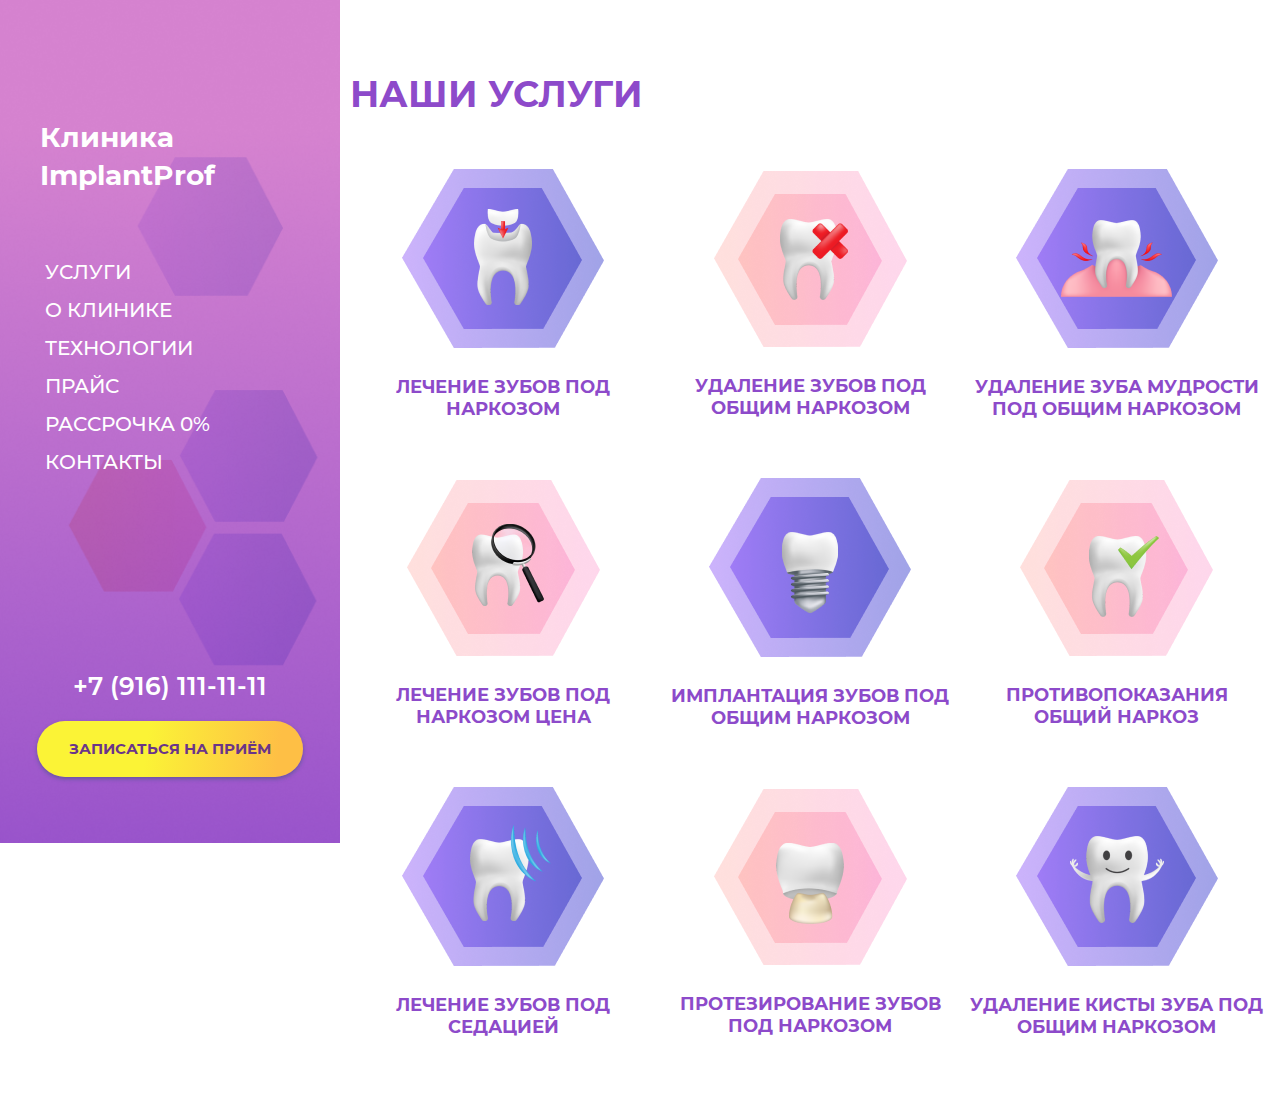
<file: service.html>
<!DOCTYPE html>
<html lang="ru">

<head>
	<meta charset="UTF-8">


	<!-- Useful meta tags -->
	<meta http-equiv="x-ua-compatible" content="ie=edge">
	<meta name="viewport" content="width=device-width, initial-scale=1, shrink-to-fit=no">
	<meta name="robots" content="index, follow">
	<meta name="google" content="notranslate">
	<meta name="format-detection" content="telephone=no">
	<meta name="description" content="">

	<link rel="preconnect" href="https://fonts.gstatic.com">
	<link
		href="https://fonts.googleapis.com/css2?family=Montserrat:wght@100;200;300;400;500;600;700;800;900&display=swap"
		rel="stylesheet">

	<link rel="stylesheet" href="assets/css/style.min.css">

	<title>Наши услуги</title>
</head>

<body>

	<div class="modal">
		<div class="modal-content">
			<span class="modal-close">&times;</span>
			<div class="modal-header">
				<p class="modal-title">
					Записаться на приём
				</p>
			</div>
			<div class="modal-body">
				<form action="#" id="popupResult" class="js-form">
					<input class="modal-form__input" name="name" type="text" placeholder="Введите Ваше имя" required>
					<input id="phone" class="modal-form__input" name="tel" type="tel" placeholder="Введите Ваш телефон"
						required>
					<p class="modal-form__info">
						*Нажимая на кнопку ЗАПИСАТЬСЯ я даю свое согласие на обработку персональных данных
					</p>
					<button data-submit class="modal-form__btn">
						Записаться на приём
					</button>
				</form>
			</div>
		</div>
	</div>
	<div class="burger-wrapper">
		<div class="burger">
			<input type="checkbox" name="" id="check-menu">
			<label for="check-menu" class="burger-title"></label>

			<div class="burger-line first"></div>
			<div class="burger-line second"></div>
			<div class="burger-line third"></div>
			<div class="burger-line fourth"></div>

			<nav class="burger-menu">

				<div class="burger-logo">
					<a href="index.html" class="burger-logo__link">
						<!-- <img src="assets/images/logo.png" alt=""> -->
					</a>
				</div>

				<a href="service.html">Услуги</a>
				<a href="about.html">О клинике</a>
				<a href="our-technology.html">Технологии</a>
				<a href="price.html">Прайс</a>
				<a href="credit.html">Рассрочка 0%</a>
				<a href="contacts.html">Контакты</a>

				<div class="burger-contact">
					<a href="tel:89999999999" class="burger-phone">
						+7 (916) 111-11-11
					</a>
					<a href="#" class="burger-btn open-modal">
						<span>Записаться на приём</span>
					</a>
				</div>

			</nav>
		</div>
	</div>
	<div class="page">


		<aside class="sidebar">
			<div class="sidebar__content">

				<div class="sidebar__header">
					<a href="index.html" class="sidebar__logo">
						<!-- <img src="assets/images/logo.png" alt="Logo"> -->
					</a>
					<p class="sidebar__title">
						Клиника <br> ImplantProf
					</p>
				</div>

				<div class="sidebar__main">
					<ul class="sidebar__menu">
						<li class="sidebar__menu-item">
							<a href="service.html">
								Услуги
							</a>
						</li>
						<li class="sidebar__menu-item">
							<a href="about.html">
								О клинике
							</a>
						</li>
						<li class="sidebar__menu-item">
							<a href="our-technology.html">
								Технологии
							</a>
						</li>
						<li class="sidebar__menu-item">
							<a href="price.html">
								Прайс
							</a>
						</li>
						<li class="sidebar__menu-item">
							<a href="credit.html">
								Рассрочка 0%
							</a>
						</li>
						<li class="sidebar__menu-item">
							<a href="contacts.html">
								Контакты
							</a>
						</li>
					</ul>
				</div>

				<div class="sidebar__footer">
					<a href="tel:89161111111" class="sidebar__phone">
						+7 (916) 111-11-11
					</a>
					<a href="#" class="sidebar__btn open-modal">
						Записаться на приём
					</a>
				</div>

			</div>

		</aside>
		<main class="main">
			<div class="container">

				<div class="services">
					<div class="services__content">
						<div class="services__title">
							<h2>
								Наши услуги
							</h2>
						</div>
						<div class="services__menu">
							<ul class="services__list">
								<li class="services__item">
									<img src="assets/images/service-img01.png" alt="">
									<span class="dent">
										<a href="microscope.html" class="services__item_link">
											Лечение зубов под наркозом
										</a>
									</span>
								</li>
								<li class="services__item">
									<img src="assets/images/service-img02.png" alt="">
									<span class="implant">
										<a href="implant.html" class="services__item_link">
											Удаление зубов под общим наркозом
										</a>
									</span>
								</li>
								<li class="services__item">
									<img src="assets/images/service-img03.png" alt="">
									<span class="implant-key">
										<a href="#" class="services__item_link">
											Удаление зуба мудрости под общим наркозом
										</a>
									</span>
								</li>
								<li class="services__item">
									<img src="assets/images/service-img04.png" alt="">
									<span class="implant-cost">
										<a href="#" class="services__item_link">
											Лечение зубов под наркозом цена
										</a>
									</span>
								</li>
								<li class="services__item">
									<img src="assets/images/service-img05.png" alt="">
									<span class="implant-bone">
										<a href="#" class="services__item_link">
											Имплантация зубов под общим наркозом
										</a>
									</span>
								</li>
								<li class="services__item">
									<img src="assets/images/service-img06.png" alt="">
									<span class="implant-one">
										<a href="#" class="services__item_link">
											Противопоказания общий наркоз
										</a>
									</span>
								</li>
								<li class="services__item">
									<img src="assets/images/service-img07.png" alt="">
									<span class="hygiene">
										<a href="#" class="services__item_link">
											Лечение зубов под седацией
										</a>
									</span>
								</li>
								<li class="services__item">
									<img src="assets/images/service-img08.png" alt="">
									<span class="paradont">
										<a href="#" class="services__item_link">
											Протезирование зубов под наркозом
										</a>
									</span>
								</li>
								<li class="services__item">
									<img src="assets/images/service-img09.png" alt="">
									<span class="ortodont">
										<a href="#" class="services__item_link">
											Удаление кисты зуба под общим наркозом
										</a>
									</span>
								</li>
							</ul>
						</div>
					</div>
				</div>
			</div>
		</main>

	</div>

	<div id="loader">
		<img src="assets/images/ripple.svg">
	</div>
	<!-- Сообщение "спасибо" после отправки формы -->
	<div id="overlay">
		<div id="thx">
			Спасибо! <br> Я обязательно Вам перезвоню!
		</div>
	</div>




	<script src="https://code.jquery.com/jquery-3.5.1.min.js"></script>
	<script type="text/javascript" src="https://ajax.aspnetcdn.com/ajax/jquery.validate/1.17.0/jquery.validate.min.js">
	</script>
	<script src="assets/js/app.js"></script>

</body>

</html>
</file>
<file: assets/css/style.min.css>
.home__invite .invite .invite__offer .invite__btn,
.page__footer .page__container .invite .invite__offer .invite__btn,
.credit .invite__btn_credit,
.price__footer .price__container .price-invite .price-invite__offer .price-invite__btn {
	display: block;
	background: linear-gradient(277.35deg, #FEBF45 9.82%, #FBF336 58.73%);
	text-align: center;
	color: #7D4880;
	text-transform: uppercase;
	font-size: 1.5rem;
	font-weight: 700;
	box-shadow: 0px 2px 4px rgba(19, 83, 96, 0.41);
}

/* http://meyerweb.com/eric/tools/css/reset/
   v2.0-modified | 20110126
   License: none (public domain)
*/
html,
body,
div,
span,
applet,
object,
iframe,
h1,
h2,
h3,
h4,
h5,
h6,
p,
blockquote,
pre,
a,
abbr,
acronym,
address,
big,
cite,
code,
del,
dfn,
em,
img,
ins,
kbd,
q,
s,
samp,
small,
strike,
strong,
sub,
sup,
tt,
var,
b,
u,
i,
center,
dl,
dt,
dd,
ol,
ul,
li,
fieldset,
form,
label,
legend,
table,
caption,
tbody,
tfoot,
thead,
tr,
th,
td,
article,
aside,
canvas,
details,
embed,
figure,
figcaption,
footer,
header,
hgroup,
menu,
nav,
output,
ruby,
section,
summary,
time,
mark,
audio,
video {
	margin: 0;
	padding: 0;
	border: 0;
	font-size: 100%;
	font: inherit;
	vertical-align: baseline;
}

/* make sure to set some focus styles for accessibility */
:focus {
	outline: 0;
}

/* HTML5 display-role reset for older browsers */
article,
aside,
details,
figcaption,
figure,
footer,
header,
hgroup,
menu,
nav,
section {
	display: block;
}

body {
	line-height: 1;
}

ol,
ul {
	list-style: none;
}

blockquote,
q {
	quotes: none;
}

blockquote:before,
blockquote:after,
q:before,
q:after {
	content: '';
	content: none;
}

table {
	border-collapse: collapse;
	border-spacing: 0;
}

input[type=search]::-webkit-search-cancel-button,
input[type=search]::-webkit-search-decoration,
input[type=search]::-webkit-search-results-button,
input[type=search]::-webkit-search-results-decoration {
	-webkit-appearance: none;
	-moz-appearance: none;
}

input[type=search] {
	-webkit-appearance: none;
	-moz-appearance: none;
	-webkit-box-sizing: content-box;
	-moz-box-sizing: content-box;
	box-sizing: content-box;
}

textarea {
	overflow: auto;
	vertical-align: top;
	resize: vertical;
}

/**
 * Correct `inline-block` display not defined in IE 6/7/8/9 and Firefox 3.
 */
audio,
canvas,
video {
	display: inline-block;
	*display: inline;
	*zoom: 1;
	max-width: 100%;
}

/**
 * Prevent modern browsers from displaying `audio` without controls.
 * Remove excess height in iOS 5 devices.
 */
audio:not([controls]) {
	display: none;
	height: 0;
}

/**
 * Address styling not present in IE 7/8/9, Firefox 3, and Safari 4.
 * Known issue: no IE 6 support.
 */
[hidden] {
	display: none;
}

/**
 * 1. Correct text resizing oddly in IE 6/7 when body `font-size` is set using
 *    `em` units.
 * 2. Prevent iOS text size adjust after orientation change, without disabling
 *    user zoom.
 */
html {
	font-size: 100%;
	/* 1 */
	-webkit-text-size-adjust: 100%;
	/* 2 */
	-ms-text-size-adjust: 100%;
	/* 2 */
}

/**
 * Address `outline` inconsistency between Chrome and other browsers.
 */
a:focus {
	outline: thin dotted;
}

/**
 * Improve readability when focused and also mouse hovered in all browsers.
 */
a:active,
a:hover {
	outline: 0;
}

/**
 * 1. Remove border when inside `a` element in IE 6/7/8/9 and Firefox 3.
 * 2. Improve image quality when scaled in IE 7.
 */
img {
	border: 0;
	/* 1 */
	-ms-interpolation-mode: bicubic;
	/* 2 */
}

/**
 * Address margin not present in IE 6/7/8/9, Safari 5, and Opera 11.
 */
figure {
	margin: 0;
}

/**
 * Correct margin displayed oddly in IE 6/7.
 */
form {
	margin: 0;
}

/**
 * Define consistent border, margin, and padding.
 */
fieldset {
	border: 1px solid #c0c0c0;
	margin: 0 2px;
	padding: 0.35em 0.625em 0.75em;
}

/**
 * 1. Correct color not being inherited in IE 6/7/8/9.
 * 2. Correct text not wrapping in Firefox 3.
 * 3. Correct alignment displayed oddly in IE 6/7.
 */
legend {
	border: 0;
	/* 1 */
	padding: 0;
	white-space: normal;
	/* 2 */
	*margin-left: -7px;
	/* 3 */
}

/**
 * 1. Correct font size not being inherited in all browsers.
 * 2. Address margins set differently in IE 6/7, Firefox 3+, Safari 5,
 *    and Chrome.
 * 3. Improve appearance and consistency in all browsers.
 */
button,
input,
select,
textarea {
	font-size: 100%;
	/* 1 */
	margin: 0;
	/* 2 */
	vertical-align: baseline;
	/* 3 */
	*vertical-align: middle;
	/* 3 */
}

/**
 * Address Firefox 3+ setting `line-height` on `input` using `!important` in
 * the UA stylesheet.
 */
button,
input {
	line-height: normal;
}

/**
 * Address inconsistent `text-transform` inheritance for `button` and `select`.
 * All other form control elements do not inherit `text-transform` values.
 * Correct `button` style inheritance in Chrome, Safari 5+, and IE 6+.
 * Correct `select` style inheritance in Firefox 4+ and Opera.
 */
button,
select {
	text-transform: none;
}

/**
 * 1. Avoid the WebKit bug in Android 4.0.* where (2) destroys native `audio`
 *    and `video` controls.
 * 2. Correct inability to style clickable `input` types in iOS.
 * 3. Improve usability and consistency of cursor style between image-type
 *    `input` and others.
 * 4. Remove inner spacing in IE 7 without affecting normal text inputs.
 *    Known issue: inner spacing remains in IE 6.
 */
button,
html input[type="button"],
input[type="reset"],
input[type="submit"] {
	-webkit-appearance: button;
	/* 2 */
	cursor: pointer;
	/* 3 */
	*overflow: visible;
	/* 4 */
}

/**
 * Re-set default cursor for disabled elements.
 */
button[disabled],
html input[disabled] {
	cursor: default;
}

/**
 * 1. Address box sizing set to content-box in IE 8/9.
 * 2. Remove excess padding in IE 8/9.
 * 3. Remove excess padding in IE 7.
 *    Known issue: excess padding remains in IE 6.
 */
input[type="checkbox"],
input[type="radio"] {
	box-sizing: border-box;
	/* 1 */
	padding: 0;
	/* 2 */
	*height: 13px;
	/* 3 */
	*width: 13px;
	/* 3 */
}

/**
 * 1. Address `appearance` set to `searchfield` in Safari 5 and Chrome.
 * 2. Address `box-sizing` set to `border-box` in Safari 5 and Chrome
 *    (include `-moz` to future-proof).
 */
input[type=search] {
	-webkit-appearance: textfield;
	/* 1 */
	-moz-box-sizing: content-box;
	-webkit-box-sizing: content-box;
	/* 2 */
	box-sizing: content-box;
}

/**
 * Remove inner padding and search cancel button in Safari 5 and Chrome
 * on OS X.
 */
input[type="search"]::-webkit-search-cancel-button,
input[type="search"]::-webkit-search-decoration {
	-webkit-appearance: none;
}

/**
 * Remove inner padding and border in Firefox 3+.
 */
button::-moz-focus-inner,
input::-moz-focus-inner {
	border: 0;
	padding: 0;
}

/**
 * 1. Remove default vertical scrollbar in IE 6/7/8/9.
 * 2. Improve readability and alignment in all browsers.
 */
textarea {
	overflow: auto;
	/* 1 */
	vertical-align: top;
	/* 2 */
}

/**
 * Remove most spacing between table cells.
 */
table {
	border-collapse: collapse;
	border-spacing: 0;
}

html,
button,
input,
select,
textarea {
	color: #222;
}

::-moz-selection {
	background: #b3d4fc;
	text-shadow: none;
}

::selection {
	background: #b3d4fc;
	text-shadow: none;
}

img {
	vertical-align: middle;
}

fieldset {
	border: 0;
	margin: 0;
	padding: 0;
}

textarea {
	resize: vertical;
}

.chromeframe {
	margin: 0.2em 0;
	background: #ccc;
	color: #000;
	padding: 0.2em 0;
}

/**
 * Swiper 6.3.5
 * Most modern mobile touch slider and framework with hardware accelerated transitions
 * https://swiperjs.com
 *
 * Copyright 2014-2020 Vladimir Kharlampidi
 *
 * Released under the MIT License
 *
 * Released on: October 30, 2020
 */
@font-face {
	font-family: 'swiper-icons';
	src: url("data:application/font-woff;charset=utf-8;base64, [base64]//wADZ2x5ZgAAAywAAADMAAAD2MHtryVoZWFkAAABbAAAADAAAAA2E2+eoWhoZWEAAAGcAAAAHwAAACQC9gDzaG10eAAAAigAAAAZAAAArgJkABFsb2NhAAAC0AAAAFoAAABaFQAUGG1heHAAAAG8AAAAHwAAACAAcABAbmFtZQAAA/gAAAE5AAACXvFdBwlwb3N0AAAFNAAAAGIAAACE5s74hXjaY2BkYGAAYpf5Hu/j+W2+MnAzMYDAzaX6QjD6/4//Bxj5GA8AuRwMYGkAPywL13jaY2BkYGA88P8Agx4j+/8fQDYfA1AEBWgDAIB2BOoAeNpjYGRgYNBh4GdgYgABEMnIABJzYNADCQAACWgAsQB42mNgYfzCOIGBlYGB0YcxjYGBwR1Kf2WQZGhhYGBiYGVmgAFGBiQQkOaawtDAoMBQxXjg/wEGPcYDDA4wNUA2CCgwsAAAO4EL6gAAeNpj2M0gyAACqxgGNWBkZ2D4/wMA+xkDdgAAAHjaY2BgYGaAYBkGRgYQiAHyGMF8FgYHIM3DwMHABGQrMOgyWDLEM1T9/w8UBfEMgLzE////P/5//f/V/xv+r4eaAAeMbAxwIUYmIMHEgKYAYjUcsDAwsLKxc3BycfPw8jEQA/[base64]/uznmfPFBNODM2K7MTQ45YEAZqGP81AmGGcF3iPqOop0r1SPTaTbVkfUe4HXj97wYE+yNwWYxwWu4v1ugWHgo3S1XdZEVqWM7ET0cfnLGxWfkgR42o2PvWrDMBSFj/IHLaF0zKjRgdiVMwScNRAoWUoH78Y2icB/yIY09An6AH2Bdu/UB+yxopYshQiEvnvu0dURgDt8QeC8PDw7Fpji3fEA4z/PEJ6YOB5hKh4dj3EvXhxPqH/SKUY3rJ7srZ4FZnh1PMAtPhwP6fl2PMJMPDgeQ4rY8YT6Gzao0eAEA409DuggmTnFnOcSCiEiLMgxCiTI6Cq5DZUd3Qmp10vO0LaLTd2cjN4fOumlc7lUYbSQcZFkutRG7g6JKZKy0RmdLY680CDnEJ+UMkpFFe1RN7nxdVpXrC4aTtnaurOnYercZg2YVmLN/d/gczfEimrE/fs/bOuq29Zmn8tloORaXgZgGa78yO9/cnXm2BpaGvq25Dv9S4E9+5SIc9PqupJKhYFSSl47+Qcr1mYNAAAAeNptw0cKwkAAAMDZJA8Q7OUJvkLsPfZ6zFVERPy8qHh2YER+3i/BP83vIBLLySsoKimrqKqpa2hp6+jq6RsYGhmbmJqZSy0sraxtbO3sHRydnEMU4uR6yx7JJXveP7WrDycAAAAAAAH//wACeNpjYGRgYOABYhkgZgJCZgZNBkYGLQZtIJsFLMYAAAw3ALgAeNolizEKgDAQBCchRbC2sFER0YD6qVQiBCv/H9ezGI6Z5XBAw8CBK/m5iQQVauVbXLnOrMZv2oLdKFa8Pjuru2hJzGabmOSLzNMzvutpB3N42mNgZGBg4GKQYzBhYMxJLMlj4GBgAYow/P/PAJJhLM6sSoWKfWCAAwDAjgbRAAB42mNgYGBkAIIbCZo5IPrmUn0hGA0AO8EFTQAA") format("woff");
	font-weight: 400;
	font-style: normal;
}

:root {
	--swiper-theme-color: #007aff;
}

.swiper-container {
	margin-left: auto;
	margin-right: auto;
	position: relative;
	overflow: hidden;
	list-style: none;
	padding: 0;
	/* Fix of Webkit flickering */
	z-index: 1;
}

.swiper-container-vertical>.swiper-wrapper {
	flex-direction: column;
}

.swiper-wrapper {
	position: relative;
	width: 100%;
	height: 100%;
	z-index: 1;
	display: flex;
	transition-property: transform;
	box-sizing: content-box;
}

.swiper-container-android .swiper-slide,
.swiper-wrapper {
	transform: translate3d(0px, 0, 0);
}

.swiper-container-multirow>.swiper-wrapper {
	flex-wrap: wrap;
}

.swiper-container-multirow-column>.swiper-wrapper {
	flex-wrap: wrap;
	flex-direction: column;
}

.swiper-container-free-mode>.swiper-wrapper {
	transition-timing-function: ease-out;
	margin: 0 auto;
}

.swiper-slide {
	flex-shrink: 0;
	width: 100%;
	height: 100%;
	position: relative;
	transition-property: transform;
}

.swiper-slide-invisible-blank {
	visibility: hidden;
}

/* Auto Height */
.swiper-container-autoheight,
.swiper-container-autoheight .swiper-slide {
	height: auto;
}

.swiper-container-autoheight .swiper-wrapper {
	align-items: flex-start;
	transition-property: transform, height;
}

/* 3D Effects */
.swiper-container-3d {
	perspective: 1200px;
}

.swiper-container-3d .swiper-wrapper,
.swiper-container-3d .swiper-slide,
.swiper-container-3d .swiper-slide-shadow-left,
.swiper-container-3d .swiper-slide-shadow-right,
.swiper-container-3d .swiper-slide-shadow-top,
.swiper-container-3d .swiper-slide-shadow-bottom,
.swiper-container-3d .swiper-cube-shadow {
	transform-style: preserve-3d;
}

.swiper-container-3d .swiper-slide-shadow-left,
.swiper-container-3d .swiper-slide-shadow-right,
.swiper-container-3d .swiper-slide-shadow-top,
.swiper-container-3d .swiper-slide-shadow-bottom {
	position: absolute;
	left: 0;
	top: 0;
	width: 100%;
	height: 100%;
	pointer-events: none;
	z-index: 10;
}

.swiper-container-3d .swiper-slide-shadow-left {
	background-image: linear-gradient(to left, rgba(0, 0, 0, 0.5), rgba(0, 0, 0, 0));
}

.swiper-container-3d .swiper-slide-shadow-right {
	background-image: linear-gradient(to right, rgba(0, 0, 0, 0.5), rgba(0, 0, 0, 0));
}

.swiper-container-3d .swiper-slide-shadow-top {
	background-image: linear-gradient(to top, rgba(0, 0, 0, 0.5), rgba(0, 0, 0, 0));
}

.swiper-container-3d .swiper-slide-shadow-bottom {
	background-image: linear-gradient(to bottom, rgba(0, 0, 0, 0.5), rgba(0, 0, 0, 0));
}

/* CSS Mode */
.swiper-container-css-mode>.swiper-wrapper {
	overflow: auto;
	scrollbar-width: none;
	/* For Firefox */
	-ms-overflow-style: none;
	/* For Internet Explorer and Edge */
}

.swiper-container-css-mode>.swiper-wrapper::-webkit-scrollbar {
	display: none;
}

.swiper-container-css-mode>.swiper-wrapper>.swiper-slide {
	scroll-snap-align: start start;
}

.swiper-container-horizontal.swiper-container-css-mode>.swiper-wrapper {
	scroll-snap-type: x mandatory;
}

.swiper-container-vertical.swiper-container-css-mode>.swiper-wrapper {
	scroll-snap-type: y mandatory;
}

:root {
	--swiper-navigation-size: 44px;
	/*
  --swiper-navigation-color: var(--swiper-theme-color);
  */
}

.swiper-button-prev,
.swiper-button-next {
	position: absolute;
	top: 50%;
	width: calc(var(--swiper-navigation-size) / 44 * 27);
	height: var(--swiper-navigation-size);
	margin-top: calc(-1 * var(--swiper-navigation-size) / 2);
	z-index: 10;
	cursor: pointer;
	display: flex;
	align-items: center;
	justify-content: center;
	color: var(--swiper-navigation-color, var(--swiper-theme-color));
}

.swiper-button-prev.swiper-button-disabled,
.swiper-button-next.swiper-button-disabled {
	opacity: 0.35;
	cursor: auto;
	pointer-events: none;
}

.swiper-button-prev:after,
.swiper-button-next:after {
	font-family: swiper-icons;
	font-size: var(--swiper-navigation-size);
	text-transform: none !important;
	letter-spacing: 0;
	text-transform: none;
	font-variant: initial;
	line-height: 1;
}

.swiper-button-prev,
.swiper-container-rtl .swiper-button-next {
	left: 10px;
	right: auto;
}

.swiper-button-prev:after,
.swiper-container-rtl .swiper-button-next:after {
	content: 'prev';
}

.swiper-button-next,
.swiper-container-rtl .swiper-button-prev {
	right: 10px;
	left: auto;
}

.swiper-button-next:after,
.swiper-container-rtl .swiper-button-prev:after {
	content: 'next';
}

.swiper-button-prev.swiper-button-white,
.swiper-button-next.swiper-button-white {
	--swiper-navigation-color: #ffffff;
}

.swiper-button-prev.swiper-button-black,
.swiper-button-next.swiper-button-black {
	--swiper-navigation-color: #000000;
}

.swiper-button-lock {
	display: none;
}

:root {
	/*
  --swiper-pagination-color: var(--swiper-theme-color);
  */
}

.swiper-pagination {
	position: absolute;
	text-align: center;
	transition: 300ms opacity;
	transform: translate3d(0, 0, 0);
	z-index: 10;
}

.swiper-pagination.swiper-pagination-hidden {
	opacity: 0;
}

/* Common Styles */
.swiper-pagination-fraction,
.swiper-pagination-custom,
.swiper-container-horizontal>.swiper-pagination-bullets {
	bottom: 10px;
	left: 0;
	width: 100%;
}

/* Bullets */
.swiper-pagination-bullets-dynamic {
	overflow: hidden;
	font-size: 0;
}

.swiper-pagination-bullets-dynamic .swiper-pagination-bullet {
	transform: scale(0.33);
	position: relative;
}

.swiper-pagination-bullets-dynamic .swiper-pagination-bullet-active {
	transform: scale(1);
}

.swiper-pagination-bullets-dynamic .swiper-pagination-bullet-active-main {
	transform: scale(1);
}

.swiper-pagination-bullets-dynamic .swiper-pagination-bullet-active-prev {
	transform: scale(0.66);
}

.swiper-pagination-bullets-dynamic .swiper-pagination-bullet-active-prev-prev {
	transform: scale(0.33);
}

.swiper-pagination-bullets-dynamic .swiper-pagination-bullet-active-next {
	transform: scale(0.66);
}

.swiper-pagination-bullets-dynamic .swiper-pagination-bullet-active-next-next {
	transform: scale(0.33);
}

.swiper-pagination-bullet {
	width: 8px;
	height: 8px;
	display: inline-block;
	border-radius: 100%;
	background: #000;
	opacity: 0.2;
}

button.swiper-pagination-bullet {
	border: none;
	margin: 0;
	padding: 0;
	box-shadow: none;
	-webkit-appearance: none;
	-moz-appearance: none;
	appearance: none;
}

.swiper-pagination-clickable .swiper-pagination-bullet {
	cursor: pointer;
}

.swiper-pagination-bullet-active {
	opacity: 1;
	background: var(--swiper-pagination-color, var(--swiper-theme-color));
}

.swiper-container-vertical>.swiper-pagination-bullets {
	right: 10px;
	top: 50%;
	transform: translate3d(0px, -50%, 0);
}

.swiper-container-vertical>.swiper-pagination-bullets .swiper-pagination-bullet {
	margin: 6px 0;
	display: block;
}

.swiper-container-vertical>.swiper-pagination-bullets.swiper-pagination-bullets-dynamic {
	top: 50%;
	transform: translateY(-50%);
	width: 8px;
}

.swiper-container-vertical>.swiper-pagination-bullets.swiper-pagination-bullets-dynamic .swiper-pagination-bullet {
	display: inline-block;
	transition: 200ms transform, 200ms top;
}

.swiper-container-horizontal>.swiper-pagination-bullets .swiper-pagination-bullet {
	margin: 0 4px;
}

.swiper-container-horizontal>.swiper-pagination-bullets.swiper-pagination-bullets-dynamic {
	left: 50%;
	transform: translateX(-50%);
	white-space: nowrap;
}

.swiper-container-horizontal>.swiper-pagination-bullets.swiper-pagination-bullets-dynamic .swiper-pagination-bullet {
	transition: 200ms transform, 200ms left;
}

.swiper-container-horizontal.swiper-container-rtl>.swiper-pagination-bullets-dynamic .swiper-pagination-bullet {
	transition: 200ms transform, 200ms right;
}

/* Progress */
.swiper-pagination-progressbar {
	background: rgba(0, 0, 0, 0.25);
	position: absolute;
}

.swiper-pagination-progressbar .swiper-pagination-progressbar-fill {
	background: var(--swiper-pagination-color, var(--swiper-theme-color));
	position: absolute;
	left: 0;
	top: 0;
	width: 100%;
	height: 100%;
	transform: scale(0);
	transform-origin: left top;
}

.swiper-container-rtl .swiper-pagination-progressbar .swiper-pagination-progressbar-fill {
	transform-origin: right top;
}

.swiper-container-horizontal>.swiper-pagination-progressbar,
.swiper-container-vertical>.swiper-pagination-progressbar.swiper-pagination-progressbar-opposite {
	width: 100%;
	height: 4px;
	left: 0;
	top: 0;
}

.swiper-container-vertical>.swiper-pagination-progressbar,
.swiper-container-horizontal>.swiper-pagination-progressbar.swiper-pagination-progressbar-opposite {
	width: 4px;
	height: 100%;
	left: 0;
	top: 0;
}

.swiper-pagination-white {
	--swiper-pagination-color: #ffffff;
}

.swiper-pagination-black {
	--swiper-pagination-color: #000000;
}

.swiper-pagination-lock {
	display: none;
}

/* Scrollbar */
.swiper-scrollbar {
	border-radius: 10px;
	position: relative;
	-ms-touch-action: none;
	background: rgba(0, 0, 0, 0.1);
}

.swiper-container-horizontal>.swiper-scrollbar {
	position: absolute;
	left: 1%;
	bottom: 3px;
	z-index: 50;
	height: 5px;
	width: 98%;
}

.swiper-container-vertical>.swiper-scrollbar {
	position: absolute;
	right: 3px;
	top: 1%;
	z-index: 50;
	width: 5px;
	height: 98%;
}

.swiper-scrollbar-drag {
	height: 100%;
	width: 100%;
	position: relative;
	background: rgba(0, 0, 0, 0.5);
	border-radius: 10px;
	left: 0;
	top: 0;
}

.swiper-scrollbar-cursor-drag {
	cursor: move;
}

.swiper-scrollbar-lock {
	display: none;
}

.swiper-zoom-container {
	width: 100%;
	height: 100%;
	display: flex;
	justify-content: center;
	align-items: center;
	text-align: center;
}

.swiper-zoom-container>img,
.swiper-zoom-container>svg,
.swiper-zoom-container>canvas {
	max-width: 100%;
	max-height: 100%;
	object-fit: contain;
}

.swiper-slide-zoomed {
	cursor: move;
}

/* Preloader */
:root {
	/*
  --swiper-preloader-color: var(--swiper-theme-color);
  */
}

.swiper-lazy-preloader {
	width: 42px;
	height: 42px;
	position: absolute;
	left: 50%;
	top: 50%;
	margin-left: -21px;
	margin-top: -21px;
	z-index: 10;
	transform-origin: 50%;
	animation: swiper-preloader-spin 1s infinite linear;
	box-sizing: border-box;
	border: 4px solid var(--swiper-preloader-color, var(--swiper-theme-color));
	border-radius: 50%;
	border-top-color: transparent;
}

.swiper-lazy-preloader-white {
	--swiper-preloader-color: #fff;
}

.swiper-lazy-preloader-black {
	--swiper-preloader-color: #000;
}

@keyframes swiper-preloader-spin {
	100% {
		transform: rotate(360deg);
	}
}

/* a11y */
.swiper-container .swiper-notification {
	position: absolute;
	left: 0;
	top: 0;
	pointer-events: none;
	opacity: 0;
	z-index: -1000;
}

.swiper-container-fade.swiper-container-free-mode .swiper-slide {
	transition-timing-function: ease-out;
}

.swiper-container-fade .swiper-slide {
	pointer-events: none;
	transition-property: opacity;
}

.swiper-container-fade .swiper-slide .swiper-slide {
	pointer-events: none;
}

.swiper-container-fade .swiper-slide-active,
.swiper-container-fade .swiper-slide-active .swiper-slide-active {
	pointer-events: auto;
}

.swiper-container-cube {
	overflow: visible;
}

.swiper-container-cube .swiper-slide {
	pointer-events: none;
	-webkit-backface-visibility: hidden;
	backface-visibility: hidden;
	z-index: 1;
	visibility: hidden;
	transform-origin: 0 0;
	width: 100%;
	height: 100%;
}

.swiper-container-cube .swiper-slide .swiper-slide {
	pointer-events: none;
}

.swiper-container-cube.swiper-container-rtl .swiper-slide {
	transform-origin: 100% 0;
}

.swiper-container-cube .swiper-slide-active,
.swiper-container-cube .swiper-slide-active .swiper-slide-active {
	pointer-events: auto;
}

.swiper-container-cube .swiper-slide-active,
.swiper-container-cube .swiper-slide-next,
.swiper-container-cube .swiper-slide-prev,
.swiper-container-cube .swiper-slide-next+.swiper-slide {
	pointer-events: auto;
	visibility: visible;
}

.swiper-container-cube .swiper-slide-shadow-top,
.swiper-container-cube .swiper-slide-shadow-bottom,
.swiper-container-cube .swiper-slide-shadow-left,
.swiper-container-cube .swiper-slide-shadow-right {
	z-index: 0;
	-webkit-backface-visibility: hidden;
	backface-visibility: hidden;
}

.swiper-container-cube .swiper-cube-shadow {
	position: absolute;
	left: 0;
	bottom: 0px;
	width: 100%;
	height: 100%;
	background: #000;
	opacity: 0.6;
	-webkit-filter: blur(50px);
	filter: blur(50px);
	z-index: 0;
}

.swiper-container-flip {
	overflow: visible;
}

.swiper-container-flip .swiper-slide {
	pointer-events: none;
	-webkit-backface-visibility: hidden;
	backface-visibility: hidden;
	z-index: 1;
}

.swiper-container-flip .swiper-slide .swiper-slide {
	pointer-events: none;
}

.swiper-container-flip .swiper-slide-active,
.swiper-container-flip .swiper-slide-active .swiper-slide-active {
	pointer-events: auto;
}

.swiper-container-flip .swiper-slide-shadow-top,
.swiper-container-flip .swiper-slide-shadow-bottom,
.swiper-container-flip .swiper-slide-shadow-left,
.swiper-container-flip .swiper-slide-shadow-right {
	z-index: 0;
	-webkit-backface-visibility: hidden;
	backface-visibility: hidden;
}

@font-face {
	font-family: 'Montserrat';
	src: url("../fonts/Montserrat-ExtraLight.eot");
	src: url("../fonts/Montserrat-ExtraLight.eot?#iefix") format("embedded-opentype"), url("../fonts/Montserrat-ExtraLight.woff2") format("woff2"), url("../fonts/Montserrat-ExtraLight.woff") format("woff"), url("../fonts/Montserrat-ExtraLight.ttf") format("truetype"), url("../fonts/Montserrat-ExtraLight.svg#Montserrat-ExtraLight") format("svg");
	font-weight: 200;
	font-style: normal;
	font-display: swap;
}

@font-face {
	font-family: 'Montserrat';
	src: url("../fonts/Montserrat-Bold.eot");
	src: url("../fonts/Montserrat-Bold.eot?#iefix") format("embedded-opentype"), url("../fonts/Montserrat-Bold.woff2") format("woff2"), url("../fonts/Montserrat-Bold.woff") format("woff"), url("../fonts/Montserrat-Bold.ttf") format("truetype"), url("../fonts/Montserrat-Bold.svg#Montserrat-Bold") format("svg");
	font-weight: bold;
	font-style: normal;
	font-display: swap;
}

@font-face {
	font-family: 'Montserrat';
	src: url("../fonts/Montserrat-Thin.eot");
	src: url("../fonts/Montserrat-Thin.eot?#iefix") format("embedded-opentype"), url("../fonts/Montserrat-Thin.woff2") format("woff2"), url("../fonts/Montserrat-Thin.woff") format("woff"), url("../fonts/Montserrat-Thin.ttf") format("truetype"), url("../fonts/Montserrat-Thin.svg#Montserrat-Thin") format("svg");
	font-weight: 100;
	font-style: normal;
	font-display: swap;
}

@font-face {
	font-family: 'Montserrat';
	src: url("../fonts/Montserrat-ExtraBold.eot");
	src: url("../fonts/Montserrat-ExtraBold.eot?#iefix") format("embedded-opentype"), url("../fonts/Montserrat-ExtraBold.woff2") format("woff2"), url("../fonts/Montserrat-ExtraBold.woff") format("woff"), url("../fonts/Montserrat-ExtraBold.ttf") format("truetype"), url("../fonts/Montserrat-ExtraBold.svg#Montserrat-ExtraBold") format("svg");
	font-weight: 800;
	font-style: normal;
	font-display: swap;
}

@font-face {
	font-family: 'Montserrat';
	src: url("../fonts/Montserrat-Regular.eot");
	src: url("../fonts/Montserrat-Regular.eot?#iefix") format("embedded-opentype"), url("../fonts/Montserrat-Regular.woff2") format("woff2"), url("../fonts/Montserrat-Regular.woff") format("woff"), url("../fonts/Montserrat-Regular.ttf") format("truetype"), url("../fonts/Montserrat-Regular.svg#Montserrat-Regular") format("svg");
	font-weight: normal;
	font-style: normal;
	font-display: swap;
}

@font-face {
	font-family: 'Montserrat';
	src: url("../fonts/Montserrat-Light.eot");
	src: url("../fonts/Montserrat-Light.eot?#iefix") format("embedded-opentype"), url("../fonts/Montserrat-Light.woff2") format("woff2"), url("../fonts/Montserrat-Light.woff") format("woff"), url("../fonts/Montserrat-Light.ttf") format("truetype"), url("../fonts/Montserrat-Light.svg#Montserrat-Light") format("svg");
	font-weight: 300;
	font-style: normal;
	font-display: swap;
}

@font-face {
	font-family: 'Montserrat';
	src: url("../fonts/Montserrat-SemiBold.eot");
	src: url("../fonts/Montserrat-SemiBold.eot?#iefix") format("embedded-opentype"), url("../fonts/Montserrat-SemiBold.woff2") format("woff2"), url("../fonts/Montserrat-SemiBold.woff") format("woff"), url("../fonts/Montserrat-SemiBold.ttf") format("truetype"), url("../fonts/Montserrat-SemiBold.svg#Montserrat-SemiBold") format("svg");
	font-weight: 600;
	font-style: normal;
	font-display: swap;
}

@font-face {
	font-family: 'Montserrat';
	src: url("../fonts/Montserrat-Medium.eot");
	src: url("../fonts/Montserrat-Medium.eot?#iefix") format("embedded-opentype"), url("../fonts/Montserrat-Medium.woff2") format("woff2"), url("../fonts/Montserrat-Medium.woff") format("woff"), url("../fonts/Montserrat-Medium.ttf") format("truetype"), url("../fonts/Montserrat-Medium.svg#Montserrat-Medium") format("svg");
	font-weight: 500;
	font-style: normal;
	font-display: swap;
}

@font-face {
	font-family: 'Montserrat';
	src: url("../fonts/Montserrat-Black.eot");
	src: url("../fonts/Montserrat-Black.eot?#iefix") format("embedded-opentype"), url("../fonts/Montserrat-Black.woff2") format("woff2"), url("../fonts/Montserrat-Black.woff") format("woff"), url("../fonts/Montserrat-Black.ttf") format("truetype"), url("../fonts/Montserrat-Black.svg#Montserrat-Black") format("svg");
	font-weight: 900;
	font-style: normal;
	font-display: swap;
}

* {
	transition: 0 all;
}

html {
	font-size: 62.5%;
}

body {
	font-family: 'Montserrat', sans-serif;
	font-size: 1.5rem;
	color: #292929;
}

h1,
h2,
h3 h4,
h5,
h6 {
	margin: 0;
	padding: 0;
}

ul,
li {
	display: block;
	list-style: none;
}

a,
button,
input {
	-webkit-transition: all 0.5s ease;
	-o-transition: all 0.5s ease;
	transition: all 0.5s ease;
	cursor: pointer;
}

input,
input:hover,
input:focus,
input:active,
button,
button:hover,
button:focus,
button:active {
	outline: none;
}

a,
a:hover,
a:visited,
a:active {
	text-decoration: none;
}

*,
*::before,
*::after {
	box-sizing: border-box;
}

::-webkit-input-placeholder {
	font-family: 'Montserrat';
	font-size: 18px;
	font-weight: 300;
	color: #8a8a8a;
	text-align: center;
}

::-moz-placeholder {
	font-family: 'Montserrat';
	font-size: 18px;
	font-weight: 300;
	color: #8a8a8a;
	text-align: center;
}

/* Firefox 19+ */
:-moz-placeholder {
	font-family: 'Montserrat';
	font-size: 18px;
	font-weight: 300;
	color: #8a8a8a;
	text-align: center;
}

#loader {
	position: fixed;
	left: 0px;
	top: 0px;
	width: 100%;
	height: 100%;
	background: rgba(240, 240, 240, 0.91);
	overflow: hidden;
	display: none;
}

label.error {
	font-size: 12px;
	color: red;
	position: absolute;
}

input.error {
	border: 1px solid red !important;
}

input.valid {
	border: 1px solid green !important;
}

#loader img {
	position: absolute;
	width: 50px;
	height: 50px;
	left: 50%;
	margin-left: -25px;
	top: 50%;
	margin-top: -25px;
}

#overlay {
	display: none;
	position: fixed;
	width: 100%;
	height: 100%;
	background: #000c;
	left: 0px;
	top: 0px;
	cursor: pointer;
	z-index: 2;
}

#thx {
	background: #fff;
	position: absolute;
	left: 50%;
	margin-left: -170px;
	top: 50%;
	padding: 30px;
	margin-top: -20px;
}

.swiper-container {
	width: 100%;
}

.page {
	position: relative;
	max-width: 1440px;
	width: 100%;
	margin: 0 auto;
}

.sidebar {
	width: 340px;
	position: absolute;
	overflow: auto;
	top: 0;
	left: 0;
	z-index: 1000;
}

.sidebar .sidebar__content {
	background: url(../images/bg-sidebar.png) no-repeat center top/100%;
}

.sidebar .sidebar__content .sidebar__header {
	width: 260px;
	margin: 0 auto;
	margin-bottom: 70px;
}

.sidebar .sidebar__content .sidebar__header .sidebar__logo {
	display: block;
	margin: 0 auto;
	padding-top: 60px;
	margin-bottom: 58px;
}

.sidebar .sidebar__content .sidebar__header .sidebar__title {
	color: #fff;
	font-size: 2.8rem;
	font-weight: 700;
	line-height: 3.8rem;
}

.sidebar .sidebar__content .sidebar__main {
	width: 250px;
	margin: 0 auto;
	margin-bottom: 200px;
}

.sidebar .sidebar__content .sidebar__main .sidebar__menu .sidebar__menu-item {
	margin-bottom: 21px;
}

.sidebar .sidebar__content .sidebar__main .sidebar__menu .sidebar__menu-item a {
	font-size: 2rem;
	font-weight: 500;
	line-height: 1.6rem;
	text-transform: uppercase;
	color: #fff;
	position: relative;
}

.sidebar .sidebar__content .sidebar__main .sidebar__menu .sidebar__menu-item a:hover {
	font-weight: 700;
	color: #FBEE38;
}

.sidebar .sidebar__content .sidebar__main .sidebar__menu .sidebar__menu-item a:hover::after {
	content: '';
	position: absolute;
	border: 2px solid #FBEE38;
	width: 100%;
	left: 0;
	bottom: -5px;
}

.sidebar .sidebar__content .sidebar__footer {
	display: flex;
	flex-direction: column;
	align-items: center;
	padding-bottom: 66px;
}

.sidebar .sidebar__content .sidebar__footer .sidebar__phone {
	display: block;
	font-size: 2.5rem;
	font-weight: 600;
	line-height: 3rem;
	color: #fff;
	margin-bottom: 20px;
}

.sidebar .sidebar__content .sidebar__footer .sidebar__btn {
	display: block;
	width: 266px;
	height: 56px;
	border-radius: 90px;
	background: linear-gradient(277.35deg, #FEBF45 9.82%, #FBF336 58.73%);
	text-align: center;
	color: #6A3589;
	text-transform: uppercase;
	font-size: 1.5rem;
	font-weight: 700;
	padding-top: 20px;
	box-shadow: 0px 2px 4px rgba(19, 83, 96, 0.41);
}

@media screen and (max-width: 960px) {
	.sidebar {
		display: none;
	}
}

.main {
	padding-left: 340px;
}

.container {
	max-width: 1100px;
	width: 100%;
}

.home__header {
	display: flex;
}

.home__header .home-header__wrapper {
	max-width: 714px;
	width: 100%;
	min-height: 900px;
	height: 100%;
	position: relative;
}

.home__header .home-header__wrapper .home-header__main {
	height: 600px;
	padding-top: 60px;
	background: url(../images/bg-main-header.png) no-repeat center top/cover;
}

.home__header .home-header__wrapper .home-header__main h1 {
	max-width: 400px;
	margin-left: 40px;
	margin-bottom: 170px;
	font-size: 36px;
	font-style: normal;
	font-weight: 800;
	line-height: 49px;
	letter-spacing: 0.045em;
	color: #555555;
	text-transform: uppercase;
}

.home__header .home-header__wrapper .home-header__main .home-header__txt {
	max-width: 560px;
	font-size: 24px;
	font-style: normal;
	font-weight: 400;
	line-height: 152%;
	letter-spacing: 0em;
	color: #555555;
	margin-left: 40px;
	padding-top: 24px;
}

.home-header__technology {
	display: flex;
	align-items: center;
	flex-grow: 1;
	background-color: #F8F4FF;
}

.home-header__technology .technology__title h2 {
	display: block;
	color: #6A3589;
	writing-mode: vertical-lr;
	transform: rotate(180deg);
	font-size: 23px;
	font-weight: 600;
	font-style: normal;
	line-height: 56px;
	letter-spacing: 0.075em;
	text-align: center;
}

.home-header__technology .technology__list {
	flex-grow: 1;
}

.home-header__technology .technology__list .technology__item {
	display: flex;
	flex-direction: column;
	justify-content: space-around;
	align-items: center;
	max-width: 330px;
	width: 100%;
	height: 231px;
	color: #fff;
	padding: 0 20px;
}

.home-header__technology .technology__list .technology__item img {
	display: block;
	width: 96px;
	height: 96px;
}

.home-header__technology .technology__list .technology__item .technology__link {
	display: block;
	font-size: 23px;
	font-weight: 600;
	font-style: normal;
	line-height: 23px;
	letter-spacing: 0em;
	color: #fff;
	text-align: center;
	padding-bottom: 33px;
}

.home-header__technology .technology__list .technology__item_anaesthesia {
	background: url(../images/our__technology-img01.png) no-repeat center/cover;
}

.home-header__technology .technology__list .technology__item_microscope {
	background: url(../images/our__technology-img02.png) no-repeat center/cover;
}

.home-header__technology .technology__list .technology__item_photo {
	background: url(../images/our__technology-img03.png) no-repeat center/cover;
}

.home-header__technology .technology__list .technology__item_bone {
	background: url(../images/our__technology-img04.png) no-repeat center/cover;
}

.mobile {
	display: none;
}

.burger-wrapper {
	position: fixed;
	z-index: 3;
	width: 100%;
}

.burger {
	margin: 0 auto;
	width: 100%;
	background-color: transparent;
	color: white;
	text-align: center;
	height: 40px;
	display: none;
}

#check-menu {
	display: none;
}

.burger-title {
	display: block;
	position: absolute;
	top: 0;
	left: 0;
	width: 100%;
	height: 100%;
	cursor: pointer;
	font-weight: bold;
}

.burger-line {
	position: absolute;
	top: 8px;
	right: 10px;
	width: 35px;
	height: 2px;
	background-color: #000;
	z-index: 4;
}

.first {
	transition: 0 all;
}

.second,
.third {
	top: 18px;
	transition: .5s all;
}

.fourth {
	top: 28px;
	transition: 0 all;
}

.burger-menu {
	display: block;
	position: absolute;
	width: 320px;
	bottom: 0;
	left: calc(50% - 160px);
	transform: translateY(100%);
	max-height: 0;
	font-size: 0;
	overflow: hidden;
	transition: .5s all;
	background: linear-gradient(360deg, #8C4ACA -12.11%, #D582CF 85.17%);
	border-radius: 10px;
}

.burger-menu a {
	display: block;
	width: 100%;
	padding: 10px;
	color: #fff;
	font-weight: 500;
	font-size: 20px;
	text-decoration: none;
}

.burger-menu.active {
	max-height: 500px;
	font-size: 16px;
}

/*#check-menu:checked ~ .burger-menu {
  max-height: 500px;
  font-size: 16px; }*/

/*#check-menu:checked ~ .first {
  display: none; }*/
.burger.active .first {
	display: none;
}

/*#check-menu:checked ~ .second {
  transform: rotate(45deg); }*/
.burger.active .second {
	transform: rotate(45deg);
}

/*#check-menu:checked ~ .third {
  transform: rotate(-45deg); }
*/
.burger.active .third {
	transform: rotate(-45deg);
}

/*#check-menu:checked ~ .fourth {
  display: none; }*/

.burger.active .fourth {
	display: none;
}

.burger-contact {
	padding: 10px 10px 20px;
}

.burger-logo {
	padding-top: 30px;
}

.burger-btn {
	display: block;
	width: 280px;
	height: 56px;
	border-radius: 90px;
	background: linear-gradient(277.35deg, #FEBF45 9.82%, #FBF336 58.73%);
	text-align: center;
	color: #7D4880 !important;
	text-transform: uppercase;
	font-size: 1.5rem;
	font-weight: 700;
	box-shadow: 0px 2px 4px rgba(19, 83, 96, 0.41);
}

.burger-btn span {
	display: block;
	padding-top: 7px;
}

@media screen and (max-width: 960px) {
	.burger {
		display: block;
	}
}

.home-header__slider h2 {
	font-size: 23px;
	font-style: normal;
	font-weight: 700;
	color: #8D4ACA;
	text-align: center;
	text-transform: uppercase;
	margin-top: 41px;
	margin-bottom: 20px;
}

.home-header__slider .slider__cart {
	display: flex;
	justify-content: center;
	align-items: center;
	overflow: hidden;
}

.home-header__slider .slider__cart .slider__img {
	width: 120px;
	height: 120px;
	margin-right: 45px;
	overflow: hidden;
}

.home-header__slider .slider__cart .slider__comment {
	width: 300px;
	overflow-y: scroll;
	scrollbar-width: none;
}

.home-header__slider .slider__cart .slider__comment::-webkit-scrollbar {
	/* webkit */
	width: 0;
	height: 0;
}

.home-header__slider .slider__cart .slider__comment p {
	font-family: Montserrat;
	font-size: 15px;
	font-style: normal;
	font-weight: 400;
	line-height: 23px;
	letter-spacing: 0em;
	text-align: left;
	height: 120px;
}

.sw-wrapp {
	margin-bottom: 30px;
}

.myslid .swiper-button-prev::after,
.myslid .swiper-button-next::after {
	font-size: 36px;
	color: #065770;
}

.myslid .swiper-pagination {
	bottom: 0;
}

.myslid .swiper-pagination-bullet {
	background-color: #8D4ACA;
}

.my-swipe {
	display: flex;
	align-items: center;
	justify-content: center;
}

.home__content {
	max-width: 714px;
	width: 100%;
	padding: 0 15px;
}

.home__content .info .info__txt {
	font-size: 15px;
	font-style: normal;
	font-weight: 400;
	line-height: 23px;
	letter-spacing: 0em;
	text-align: left;
	margin-bottom: 24px;
}

.home__content .info .info__pic {
	margin-bottom: 42px;
}

.home__content .info .info__pic img {
	display: block;
	max-width: 690px;
	width: 100%;
	margin: 0 auto;
}

.home__content .info .info__title {
	font-size: 23px;
	font-style: normal;
	font-weight: 700;
	line-height: 32px;
	letter-spacing: 0em;
	text-align: left;
	text-transform: uppercase;
	color: #8D4ACA;
	margin-bottom: 10px;
}

.txt__list {
	list-style: disc;
	list-style-position: inside;
	margin-bottom: 24px;
}

.txt__list li {
	line-height: 23px;
	margin: 5px;
}

.home__invite {
	width: 100%;
}

.home__invite .invite {
	display: flex;
	align-items: center;
}

.home__invite .invite .invite__img {
	margin-right: 50px;
}

.home__invite .invite .invite__img img {
	margin-left: -140px;
}

.home__invite .invite .invite__offer {
	max-width: 560px;
}

.home__invite .invite .invite__offer .invite__title {
	max-width: 450px;
	font-size: 25px;
	font-weight: 600;
	line-height: 3.5rem;
	color: #8D4ACA;
	margin-bottom: 17px;
}

.home__invite .invite .invite__offer .invite__title span {
	font-weight: 700;
}

.home__invite .invite .invite__offer .invite__list li {
	font-size: 20px;
	font-weight: 400;
	line-height: 30px;
	letter-spacing: 0em;
	text-align: left;
	padding-left: 40px;
	margin-bottom: 18px;
	background: url("../images/main-img_chek.png") no-repeat left center;
}

.home__invite .invite .invite__offer .invite__btn {
	width: 250px;
	height: 51px;
	border-radius: 25px;
	padding-top: 18px;
	margin-top: 51px;
	margin-left: auto;
	margin-right: auto;
}

@media screen and (max-width: 960px) {
	.sidebar {
		display: none;
	}

	.main {
		padding-left: 0;
	}

	.home__header {
		flex-direction: column;
	}

	.home-header__main h1 {
		font-size: 30px !important;
		margin: 0 auto;
		max-width: 280px;
	}

	.home-header__main p {
		font-size: 20px !important;
		text-align: left;
	}

	.home__header .home-header__wrapper {
		max-width: 100%;
		text-align: center;
	}

	.desktop {
		display: none;
	}

	.mobile {
		display: flex;
	}

	.home-header__technology {
		flex-direction: column;
	}

	.home-header__technology .technology__title h2 {
		writing-mode: horizontal-tb !important;
		transform: rotate(0deg) !important;
	}

	.home-header__technology .technology__list {
		display: flex;
		justify-content: center;
		flex-direction: row;
		flex-wrap: wrap;
	}

	.home__content {
		max-width: 100%;
	}

	.invite__offer {
		margin: 0 auto;
		margin-bottom: 50px;
		padding-left: 10px;
		padding-right: 10px;
	}

	.invite__img {
		display: none;
	}

	.burger {
		display: block;
	}

	.sidebar-mob {
		width: 300px;
		height: 80vh;
		background: linear-gradient(360deg, #B6E6E6 -12.11%, rgba(182, 230, 230, 0) 100%);
		margin: 0 auto;
	}
}

@media screen and (max-width: 640px) {
	.slider__cart {
		flex-direction: column;
	}

	.services__list {
		justify-content: center;
	}

	.slider__comment .slider__cart {
		display: flex;
		justify-content: center;
		align-items: center;
		overflow: hidden;
	}

	.slider__comment .slider__cart .slider__img {
		width: 220px;
		height: 220px;
		margin-right: 45px;
		overflow: hidden;
	}

	.slider__comment .slider__cart .slider__comment {
		overflow-y: scroll;
		scrollbar-width: none;
	}

	.slider__comment .slider__cart .slider__comment::-webkit-scrollbar {
		/* webkit */
		width: 0;
		height: 0;
	}

	.slider__comment .slider__cart .slider__comment p {
		font-size: 12px !important;
		font-style: normal;
		font-weight: 400;
		line-height: 23px;
		letter-spacing: 0em;
		text-align: left;
		height: 120px;
	}
}

.our-technology {
	width: 100%;
	max-width: 1100px;
}

.our-technology .our-technology__content {
	width: 100%;
	max-width: 940px;
	padding: 0 10px;
	margin: 0 auto;
	padding-top: 70px;
}

.our-technology .our-technology__content .our-technology__title {
	margin-bottom: 40px;
}

.our-technology .our-technology__content .our-technology__title h2 {
	font-size: 28px;
	font-style: normal;
	font-weight: 700;
	line-height: 38px;
	letter-spacing: 0em;
	text-align: left;
	color: #8D4ACA;
}

.our-technology .our-technology__content .our-technology__menu .our-technology__list {
	display: flex;
	justify-content: space-around;
	flex-wrap: wrap;
}

.our-technology .our-technology__content .our-technology__menu .our-technology__list .our-technology__item {
	display: flex;
	flex-direction: column;
	justify-content: center;
	align-items: center;
	width: 400px;
	height: 260px;
	border-radius: 10px;
	overflow: hidden;
	margin-bottom: 40px;
}

.our-technology .our-technology__content .our-technology__menu .our-technology__list .our-technology__item span {
	display: flex;
	justify-content: center;
	align-items: center;

	color: #fff;
	text-transform: uppercase;
	font-size: 18px;
	font-style: normal;
	font-weight: 600;
	line-height: 22px;
	letter-spacing: 0em;
	text-align: center;
	height: 60px;
}

.our-technology .our-technology__content .our-technology__menu .our-technology__list .our-technology__item span .our-technology__link {
	color: #fff;
}

.our-technology .our-technology__content .our-technology__menu .our-technology__list .our-technology__item span .our-technology__link:hover {
	text-shadow: 0 0 2px #fff;
}

.our-technology .our-technology__content .our-technology__menu .our-technology__list .our-technology__item_narcoz {
	background: url(../images/our__technology-img01.png) no-repeat center/cover;
}

.our-technology .our-technology__content .our-technology__menu .our-technology__list .our-technology__item_microscop {
	background: url(../images/our__technology-img02.png) no-repeat center/cover;
}

.our-technology .our-technology__content .our-technology__menu .our-technology__list .our-technology__item_slide {
	background: url(../images/our__technology-img03.png) no-repeat center/cover;
}

.our-technology .our-technology__content .our-technology__menu .our-technology__list .our-technology__item_bone {
	background: url(../images/our__technology-img04.png) no-repeat center/cover;
}

@media screen and (max-width: 960px) {
	.our-technology .our-technology__content .our-technology__title h2 {
		font-size: 26px;
		text-align: center;
	}
}

.services {
	width: 100%;
	max-width: 1100px;
}

.services .services__content {
	width: 100%;
	max-width: 940px;
	padding: 0 10px;
	margin: 0 auto;
	padding-top: 70px;
}

.services .services__content .services__title h2 {
	font-size: 36px;
	font-style: normal;
	font-weight: 700;
	line-height: 49px;
	letter-spacing: 0em;
	text-align: left;
	color: #8D4ACA;
	text-transform: uppercase;
	padding-bottom: 50px;
}

.services .services__content .services__menu .services__list {
	display: flex;
	justify-content: space-between;
	flex-wrap: wrap;
}

.services .services__content .services__menu .services__list .services__item {
	display: flex;
	flex-direction: column;
	justify-content: center;
	align-items: center;
	width: 33.333%;
	margin-bottom: 30px;
}

.services .services__content .services__menu .services__list .services__item span {
	display: flex;
	justify-content: center;
	align-items: center;
	width: 300px;
	height: 100px;
	margin: 0 auto;
	border-radius: 50%;
}

.services .services__content .services__menu .services__list .services__item span .services__item_link {
	text-transform: uppercase;
	font-size: 18px;
	font-style: normal;
	font-weight: 700;
	line-height: 22px;
	letter-spacing: 0em;
	text-align: center;
	color: #8D4ACA
}


@media screen and (max-width: 1040px) {
	.services .services__content .services__title h2 {
		text-align: center;
	}

	.services__title h2 {
		text-align: center;
		color: red;
	}

	.services__list {
		display: flex;
		justify-content: center;
	}

	.services__item {
		flex: 0 0 50%;
	}
}

@media screen and (max-width: 480px) {
	.services__item {
		flex: 0 0 100%;
	}

	.page__title h1 {
		max-width: 300px;
	}

}

.microscope {
	width: 100%;
	max-width: 1100px;
}

.page__head {
	padding-top: 40px;
}

.page__head_microscope {
	background: url(../images/bg__microscope.png) no-repeat center top/cover;
}

.page__container {
	width: 100%;
	padding: 0 30px 0 80px;
}

.page__container .page__title {
	width: 400px;
	font-size: 36px;
	font-style: normal;
	font-weight: 700;
	line-height: 49px;
	letter-spacing: 0em;
	text-align: left;
	text-transform: uppercase;
	color: #444;
}

.page__title_txt {
	max-width: 560px;
	font-size: 24px;
	font-style: normal;
	font-weight: 400;
	line-height: 152%;
	letter-spacing: 0em;
	color: #555555;
	margin-left: 0px;
	padding-top: 24px;
	padding-bottom: 150px;
}

.page__container .page__title_microscope {
	margin-top: 330px;
	padding-bottom: 50px;
}

.page__container .page__content {
	padding-top: 60px;
}

.page__container .page__content .content__title {
	margin-bottom: 15px;
}

.page__container .page__content .content__title h2 {
	font-size: 25px;
	font-style: normal;
	font-weight: 600;
	line-height: 34px;
	letter-spacing: 0em;
	text-align: left;
	text-transform: uppercase;
	color: #8D4ACA;
}

.page__container .page__content .content__diff {
	font-family: Montserrat;
	font-size: 20px;
	font-style: normal;
	font-weight: 400;
	line-height: 30px;
	letter-spacing: 0em;
	text-align: left;
	color: #292929;
	margin-bottom: 25px;
}

.page__container .page__content .content__diff img {
	display: block;
	width: 100%;
}

.page__breadcrumb {
	display: flex;
}

.page__breadcrumb li {
	margin-right: 10px;
	font-size: 17px;
	font-style: normal;
	font-weight: 700;
	line-height: 14px;
	letter-spacing: 0em;
	text-align: left;
	color: #444;
}

.page__breadcrumb li a {
	font-size: 17px;
	font-style: normal;
	font-weight: 300;
	line-height: 14px;
	letter-spacing: 0em;
	text-align: left;
	color: #444;
}

.page__footer .page__container .invite {
	display: flex;
	align-items: center;
}

.page__footer .page__container .invite .invite__img {
	margin-right: 50px;
}

.page__footer .page__container .invite .invite__img img {
	margin-left: -140px;
}

.page__footer .page__container .invite .invite__offer {
	max-width: 560px;
}

.page__footer .page__container .invite .invite__offer .invite__title {
	max-width: 450px;
	font-size: 25px;
	font-weight: 600;
	line-height: 3.5rem;
	color: #8D4ACA;
	margin-bottom: 17px;
}

.page__footer .page__container .invite .invite__offer .invite__title span {
	font-weight: 700;
}

.page__footer .page__container .invite .invite__offer .invite__list li {
	font-size: 20px;
	font-weight: 400;
	line-height: 30px;
	letter-spacing: 0em;
	text-align: left;
	padding-left: 40px;
	margin-bottom: 18px;
	background: url("../images/main-img_chek.png") no-repeat left center;
}

.page__footer .page__container .invite .invite__offer .invite__btn {
	width: 250px;
	height: 51px;
	border-radius: 25px;
	padding-top: 18px;
	margin-top: 51px;
	margin-left: auto;
	margin-right: auto;
}

@media screen and (max-width: 480px) {


	.microscope .page__content {
		padding-top: 60px;
	}

	.microscope .page__content .content__title {
		margin-bottom: 15px;
	}

	.microscope .page__content .content__title h2 {
		font-size: 18px !important;
		font-style: normal;
		font-weight: 600;
		line-height: 34px;
		letter-spacing: 0em;
		text-align: left;
		text-transform: uppercase;
		color: #8D4ACA;
	}

	.microscope .page__content .content__diff {
		font-family: Montserrat;
		font-size: 14px !important;
		font-style: normal;
		font-weight: 400;
		line-height: 30px;
		letter-spacing: 0em;
		text-align: left;
		color: #292929;
		margin-bottom: 25px;
	}

	.microscope .page__content .content__diff img {
		display: block;
		width: 100%;
	}

	.page__breadcrumb {
		display: flex;
		flex-direction: column;
		max-width: 300px;
	}

	.page__breadcrumb li {
		margin-bottom: 10px;
	}

	.page__breadcrumb li:nth-child(even) {
		display: none;
	}
}

.page__head_implant {
	background: url(../images/bg__implant.png) no-repeat center top/cover;
}

.page__title_implant {
	padding-top: 40px;
	padding-bottom: 20px;
}

@media screen and (max-width: 480px) {
	.page__title_implant {
		font-size: 10px;
	}

	.page__head_implant {
		background: url(../images/bg__implant.png) no-repeat left top/cover;
	}

	.implant .page__head .page__container .page__title h1 {
		font-size: 30px;
	}

	.page__content .content__title h2 {
		font-size: 18px !important;
	}

	.page__content .content__diff p {
		font-size: 14px !important;
	}
}

.credit .page__container .page__content .content__title h1 {
	font-size: 36px;
	font-style: normal;
	font-weight: 700;
	line-height: 49px;
	letter-spacing: 0em;
	text-align: left;
	color: #8D4ACA;
	text-transform: uppercase;
	margin-bottom: 30px;
}

.credit .page__container .page__content .content__title h2 {
	font-size: 23px;
	font-style: normal;
	font-weight: 600;
	line-height: 23px;
	letter-spacing: 0em;
	text-align: left;
	text-transform: uppercase;
	color: #292929;
}

.credit .invite__btn_credit {
	width: 300px;
	height: 51px;
	border-radius: 25px;
	padding-top: 18px;
	margin-top: 51px;
	margin-left: auto;
	margin-right: auto;
	margin-bottom: 80px;
}

@media screen and (max-width: 960px) {
	.credit .page__container {
		padding: 0 15px;
	}

	.credit .page__container .page__content .content__title h1 {
		text-align: center;
	}

	.credit .page__container .page__content .content__title h2 {
		font-size: 18px;
	}

	.credit .page__container .page__content .content__diff {
		font-size: 16px;
	}

	.credit .page__container .invite__btn_credit {
		width: 280px;
	}
}

.contacts .page__container .page__content .content__title h1 {
	font-size: 36px;
	font-style: normal;
	font-weight: 700;
	line-height: 49px;
	letter-spacing: 0em;
	text-align: left;
	color: #8D4ACA;
	text-transform: uppercase;
	margin-bottom: 30px;
}

.contacts .page__container .page__content .content__title h2 {
	font-size: 23px;
	font-style: normal;
	font-weight: 600;
	line-height: 23px;
	letter-spacing: 0em;
	text-align: left;
	text-transform: uppercase;
	color: #292929;
}

@media screen and (max-width: 1200px) {
	.page__container {
		width: 100%;
		padding: 0 10px;
	}
}

@media screen and (max-width: 640px) {
	.contacts .page__container .page__content .content__title h1 {
		font-size: 36px;
		font-style: normal;
		font-weight: 700;
		line-height: 49px;
		letter-spacing: 0em;
		text-align: center;
		color: #065770;
		text-transform: uppercase;
		margin-bottom: 30px;
	}

	.contacts .page__container .page__content .content__title h2 {
		font-size: 23px;
		font-style: normal;
		font-weight: 600;
		line-height: 23px;
		letter-spacing: 0em;
		text-align: center;
		text-transform: uppercase;
		color: #292929;
	}

	.contacts .page__container .page__content .content__diff {
		text-align: center;
	}
}

.about .page__container .page__content .content__diff .content__wrapper {
	display: flex;
	justify-content: space-between;
	align-items: stretch;
	padding-bottom: 30px;
}

.about .page__container .page__content .content__diff .content__wrapper .content__img {
	max-width: 470px;
	width: 100%;
	margin: 0 10px;
}

.about .page__container .page__content .content__diff .content__wrapper .content__inf {
	max-width: 470px;
	width: 100%;
	margin: 0 10px;
}

.inf__title {
	margin-bottom: 20px;
}

.inf__title h1 {
	font-size: 28px;
	font-style: normal;
	font-weight: 600;
	line-height: 38px;
	letter-spacing: 0em;
	text-align: left;
	text-transform: uppercase;
	color: #8D4ACA;
}

.inf__title h2 {
	font-size: 25px;
	font-style: normal;
	font-weight: 500;
	line-height: 38px;
	letter-spacing: 0em;
	text-align: left;
	text-transform: uppercase;
	color: #292929;
}

@media screen and (max-width: 960px) {
	.about .page__container .page__content .content__diff {
		font-size: 16px;
	}

	.about .page__container .page__content .content__diff .content__wrapper {
		display: flex;
		justify-content: space-between;
		align-items: stretch;
		padding-bottom: 30px;
	}

	.about .page__container .page__content .content__diff .content__wrapper .content__img {
		max-width: 470px;
		width: 100%;
		margin: 0 10px;
	}

	.about .page__container .page__content .content__diff .content__wrapper .content__inf {
		max-width: 470px;
		width: 100%;
		margin: 0 10px;
	}

	.inf__txt P {
		font-size: 16px;
	}
}

@media screen and (max-width: 640px) {
	.about .page__container .page__content {
		padding: 20px 0 0 0;
	}

	.about .page__container .page__content .content__diff {
		font-size: 14px;
	}

	.about .page__container .page__content .content__diff .content__wrapper {
		display: flex;
		flex-direction: column;
		justify-content: center;
		align-items: center;
		padding-bottom: 10px;
	}

	.about .page__container .page__content .content__diff .content__wrapper .content__img {
		order: 1;
		max-width: 470px;
		width: 100%;
		margin: 0 10px;
	}

	.about .page__container .page__content .content__diff .content__wrapper .content__inf {
		order: 0;
		max-width: 470px;
		width: 100%;
		margin: 0 10px;
	}

	.inf__title {
		margin-bottom: 10px;
	}

	.inf__title h2 {
		line-height: 1.5rem;
	}

	.inf__txt P {
		font-size: 16px;
	}
}

.price__title h1 {
	font-size: 28px;
	font-style: normal;
	font-weight: 700;
	line-height: 38px;
	letter-spacing: 0em;
	text-align: left;
	color: #8D4ACA;
	text-transform: uppercase;
}

.accordeon {
	width: 100%;
	margin: 5px auto;
	padding: 20px;
}

.accordeon__item {
	margin-bottom: 20px;
}

.accordeon__title {
	display: block;
	font-size: 18px;
	font-style: normal;
	font-weight: 700;
	line-height: 18px;
	letter-spacing: 0em;
	text-align: left;
	text-transform: uppercase;
	color: #8D4ACA;
	cursor: pointer;
}

.accordeon__title span {
	display: inline-block;
}

.accordeon__input {
	width: 0;
	height: 0;
	appearance: none;
	position: absolute;
}

.accordeon__input:checked~.accordeon__txt {
	display: block;
}

.accordeon__input:checked+.accordeon__title>span {
	transform: rotate(180deg);
}

.accordeon__txt {
	display: none;
	padding-top: 20px;
	padding-bottom: 20px;
}

.accordeon__menu li {
	display: flex;
	justify-content: space-between;
	font-size: 22px;
	font-style: normal;
	font-weight: 400;
	line-height: 33px;
	letter-spacing: 0em;
	text-align: left;
	color: #292929;
}

.accordeon__menu li .menu__name {
	flex: 0 0 2;
}

.accordeon__menu li .menu__price {
	flex: 0 0 1;
}

.price__footer .price__container .price-invite {
	display: flex;
	align-items: center;
}

.price__footer .price__container .price-invite .price-invite__img {
	margin-right: 50px;
}

.price__footer .price__container .price-invite .price-invite__img img {
	margin-left: 0;
}

.price__footer .price__container .price-invite .price-invite__offer {
	max-width: 560px;
}

.price__footer .price__container .price-invite .price-invite__offer .price-invite__title {
	max-width: 450px;
	font-size: 25px;
	font-weight: 600;
	line-height: 3.5rem;
	color: #8D4ACA;
	margin-bottom: 17px;
}

.price__footer .price__container .price-invite .price-invite__offer .price-invite__title span {
	font-weight: 700;
}

.price__footer .price__container .price-invite .price-invite__offer .price-invite__list li {
	font-size: 20px;
	font-weight: 400;
	line-height: 30px;
	letter-spacing: 0em;
	text-align: left;
	padding-left: 40px;
	margin-bottom: 18px;
	background: url("../images/main-img_chek.png") no-repeat left center;
}

.price__footer .price__container .price-invite .price-invite__offer .price-invite__btn {
	width: 250px;
	height: 51px;
	border-radius: 25px;
	padding-top: 18px;
	margin-top: 51px;
	margin-left: auto;
	margin-right: auto;
}

@media screen and (max-width: 1200px) {
	.price .page__content {
		padding: 20px 0 0 0;
	}

	.price__title h1 {
		text-align: center;
	}

	.accordeon {
		padding: 10px;
	}

	.accordeon__menu li {
		display: flex;
		justify-content: center;
		text-align: center;
		flex-direction: column;
		padding-bottom: 10px;
	}
}

@media screen and (max-width: 1150px) {
	.price__footer .price__container .price-invite {
		flex-direction: column;
		align-items: start;
	}
}

@media screen and (max-width: 960px) {
	.price__footer .price__container .price-invite {
		flex-direction: row;
		align-items: center;
	}

	.price__footer .price__container .price-invite .price-invite__offer .price-invite__title {
		font-size: 18px;
		line-height: 1.5;
	}

	.price__footer .price__container .price-invite .price-invite__offer .price-invite__list li {
		font-size: 14px;
		line-height: 2;
	}
}

@media screen and (max-width: 640px) {
	.price__footer .price__container .price-invite {
		flex-direction: row;
		justify-content: center;
		align-items: center;
		text-align: center;
		padding: 0 10px 10px;
	}

	.price__footer .price__container .price-invite .price-invite__img {
		display: none;
	}

	.price__footer .price__container .price-invite .price-invite__offer .price-invite__title {
		font-size: 18px;
		line-height: 1.5;
	}

	.price__footer .price__container .price-invite .price-invite__offer .price-invite__list li {
		font-size: 14px;
		line-height: 2;
	}
}

@media screen and (max-width: 480px) {
	.price__title h1 {
		font-size: 28px;
		font-style: normal;
		font-weight: 700;
		line-height: 1;
		letter-spacing: 0em;
		text-align: center;
		color: #065770;
		text-transform: uppercase;
	}

	.page__content {
		padding-top: 10px;
	}

	.accordeon__item {
		margin-bottom: 20px;
	}

	.accordeon__title {
		font-size: 14px;
	}

	.accordeon__txt {
		display: none;
		padding-top: 20px;
		padding-bottom: 20px;
	}

	.accordeon__menu li {
		font-size: 13px;
		text-align: center;
		letter-spacing: 0em;
	}

	.accordeon__menu li .menu__name {
		line-height: 1rem;
	}

	.accordeon__menu li .menu__price {
		line-height: 33px;
		font-weight: 600;
	}
}

.modal {
	position: fixed;
	left: 0;
	top: 0;
	width: 100%;
	height: 100%;
	background: rgba(0, 0, 0, 0.6);
	z-index: 1000;
	display: none;
	justify-content: center;
	align-items: center;
	padding-left: 10px;
	padding-right: 10px;
}

.modal-content {
	max-width: 500px;
	width: 100%;
	background: #fff;
	border-radius: 10px;
	padding: 43px 48px;
	position: relative;
	background: linear-gradient(360deg, #8C4ACA -12.11%, #D582CF 85.17%);
}

.modal-header {
	position: relative;
}

.modal-header {
	font-family: Montserrat;
	font-size: 28px;
	font-style: normal;
	font-weight: 600;
	line-height: 35px;
	letter-spacing: 0em;
	text-align: left;
	color: #fff;
	margin-bottom: 27px;
}

.modal-close {
	display: block;
	font-size: 4rem;
	position: absolute;
	top: 25px;
	right: 25px;
	line-height: 2rem;
	color: #FBEE38;
	cursor: pointer;
}

.modal-form__input {
	max-width: 420px;
	width: 100%;
	height: 60px;
	border-radius: 30px;
	border: 2px solid #1C7C8F;
	margin-bottom: 27px;
	font-family: 'Montserrat';
	font-size: 18px;
	text-align: center;
}

.modal-form__info {
	margin-bottom: 27px;
	font-size: 14px;
	font-style: normal;
	font-weight: 300;
	line-height: 17px;
	letter-spacing: 0em;
	text-align: left;
	color: #fff;
}

.modal-form__btn {
	display: block;
	width: 300px;
	height: 56px;
	border-radius: 90px;
	background: linear-gradient(277.35deg, #FEBF45 9.82%, #FBF336 58.73%);
	text-align: center;
	color: #7D4880;
	text-transform: uppercase;
	font-family: 'Montserrat';
	font-size: 18px;
	font-size: 1.5rem;
	font-weight: 700;
	box-shadow: 0px 2px 4px rgba(19, 83, 96, 0.41);
	border: 0;
	margin-left: auto;
	margin-right: auto;
}

body.lock {
	overflow: hidden;
}

@media screen and (max-width: 520px) {
	.modal-header {
		text-align: center;
	}

	.modal-content {
		padding: 43px 10px;
	}

	.modal-form__info {
		margin-left: auto;
		margin-right: auto;
	}

	.modal-form__btn {
		width: 280px;
		margin-left: auto;
		margin-right: auto;
	}
}


@media screen and (max-width: 480px){

		.home__header .home-header__wrapper .home-header__main {
			min-height: 670px;
			background: url(../images/bg-main-mobile.png) no-repeat center bottom/cover;
		}


		.home__header .home-header__wrapper .home-header__main h1 {
			margin: 0 auto;
		}

		.home__header .home-header__wrapper .home-header__main .home-header__txt {
			margin: 0 auto;
			padding: 0 10px;
		}

		.page__head_implant {
			min-height: 870px;
			background: url(../images/bg-dent-mobile.png) no-repeat center bottom/contain;
		}

		.page__container .page__title {
			max-width: 300px;
			margin: 0 auto;
			font-size: 30px;
		}

		.implant .page__head .page__container .page__title h1 {
			font-size: 26px;
			text-align: center;
		}

		.page__head_microscope {
			min-height: 775px;
			background: url(../images/bg-narkoz-mobile.png) no-repeat center bottom/contain;
		}
}
</file>
